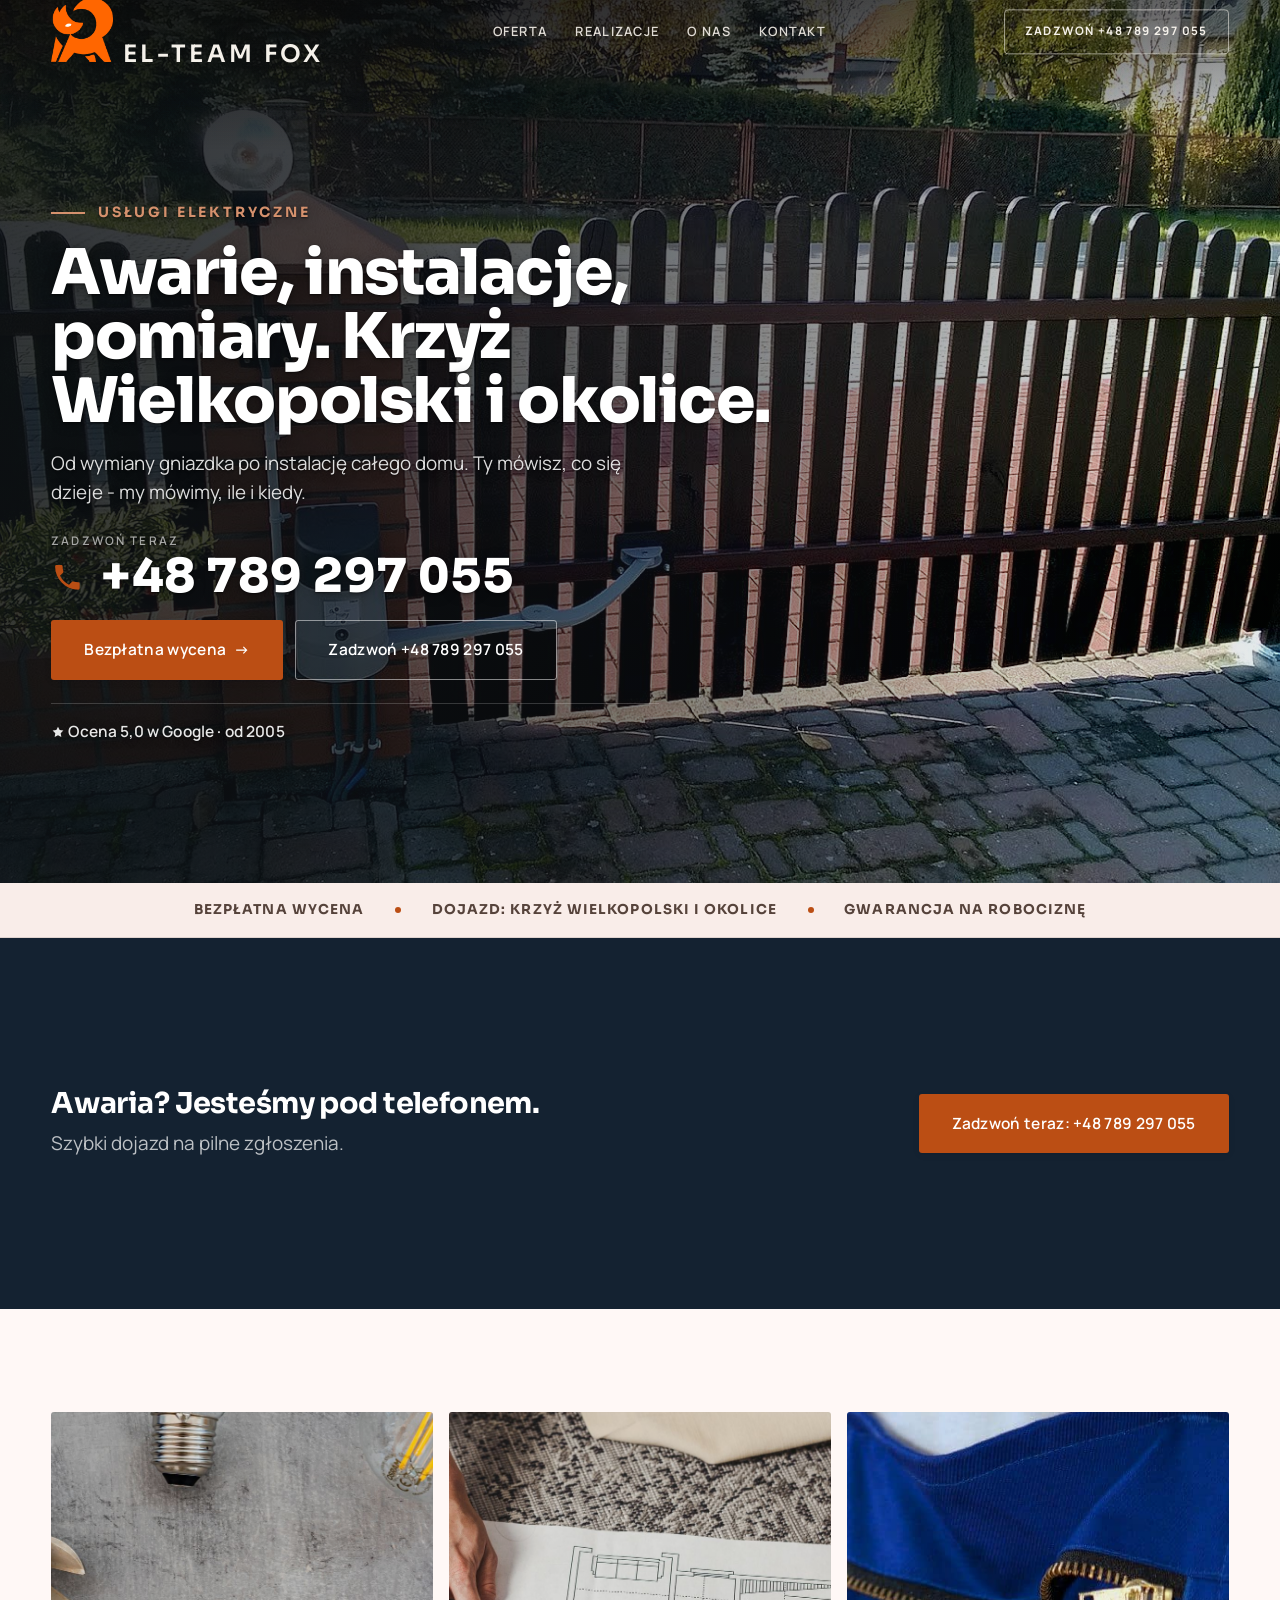
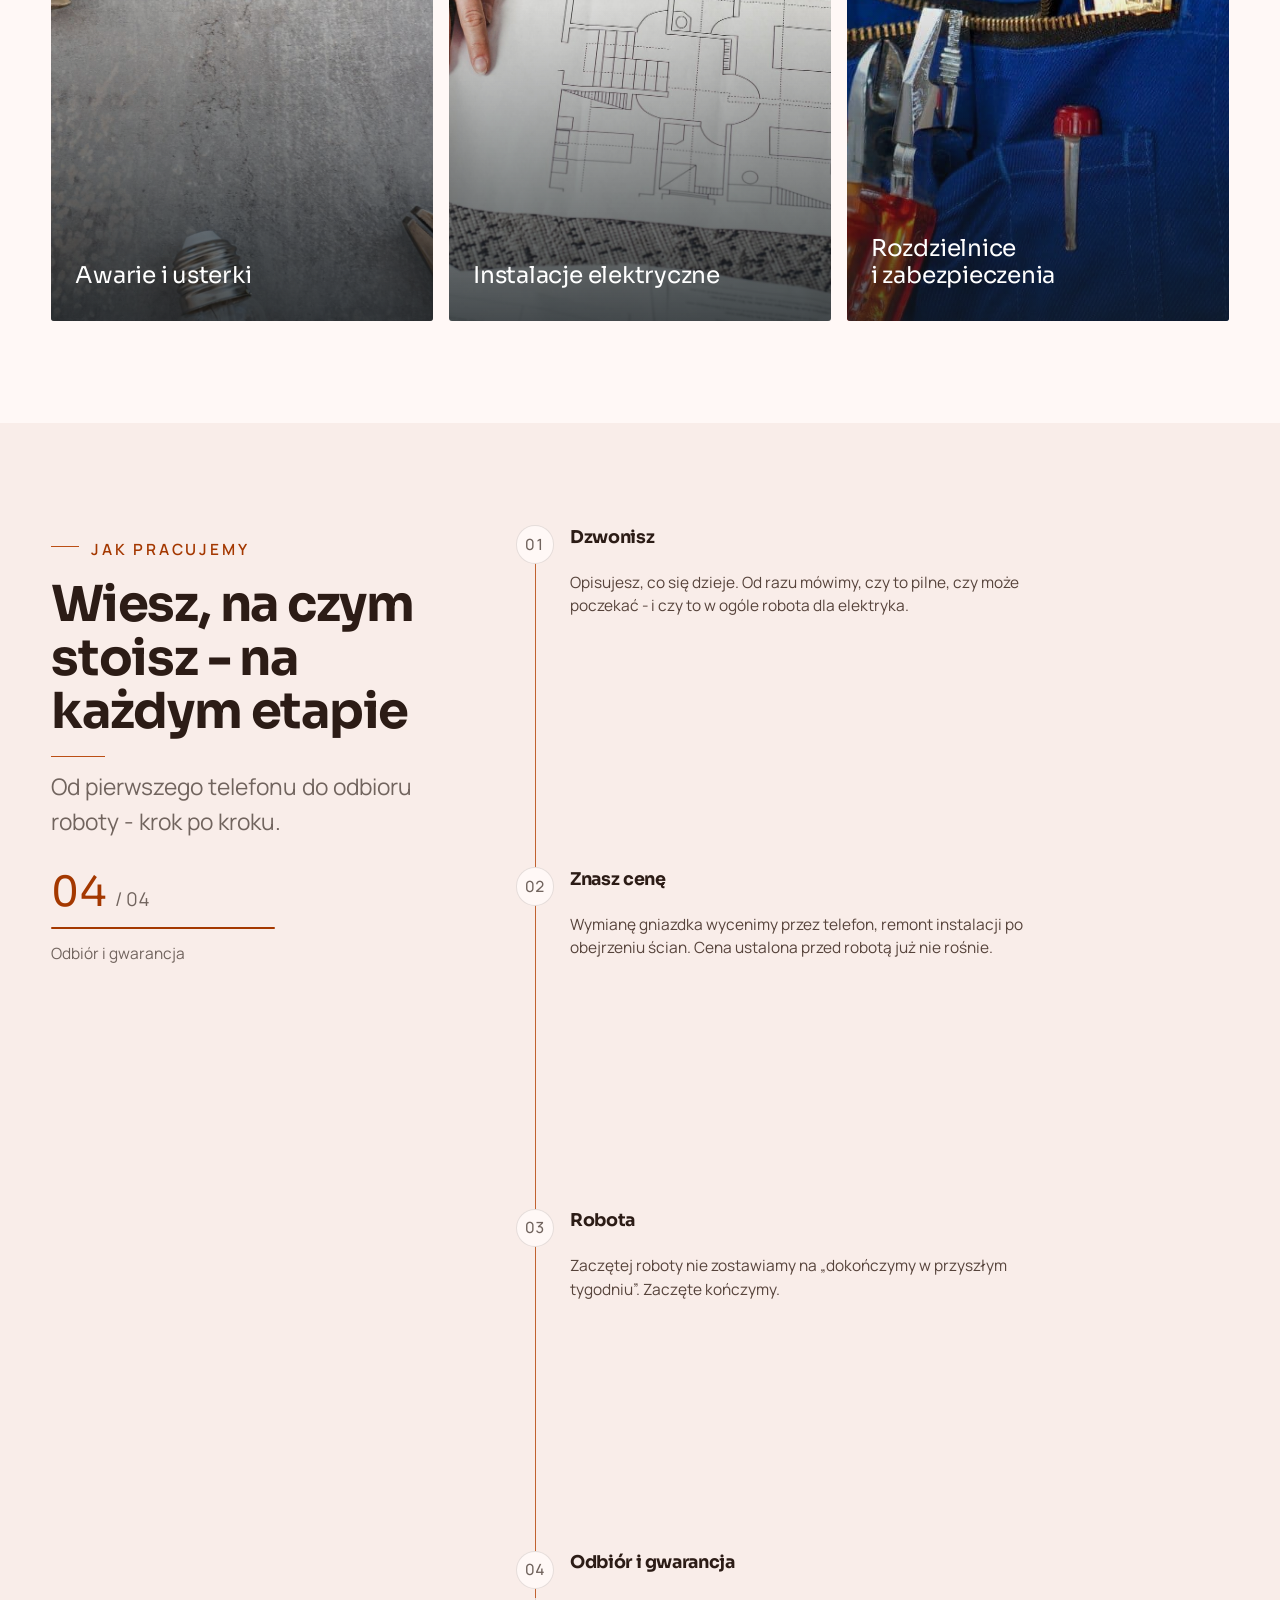
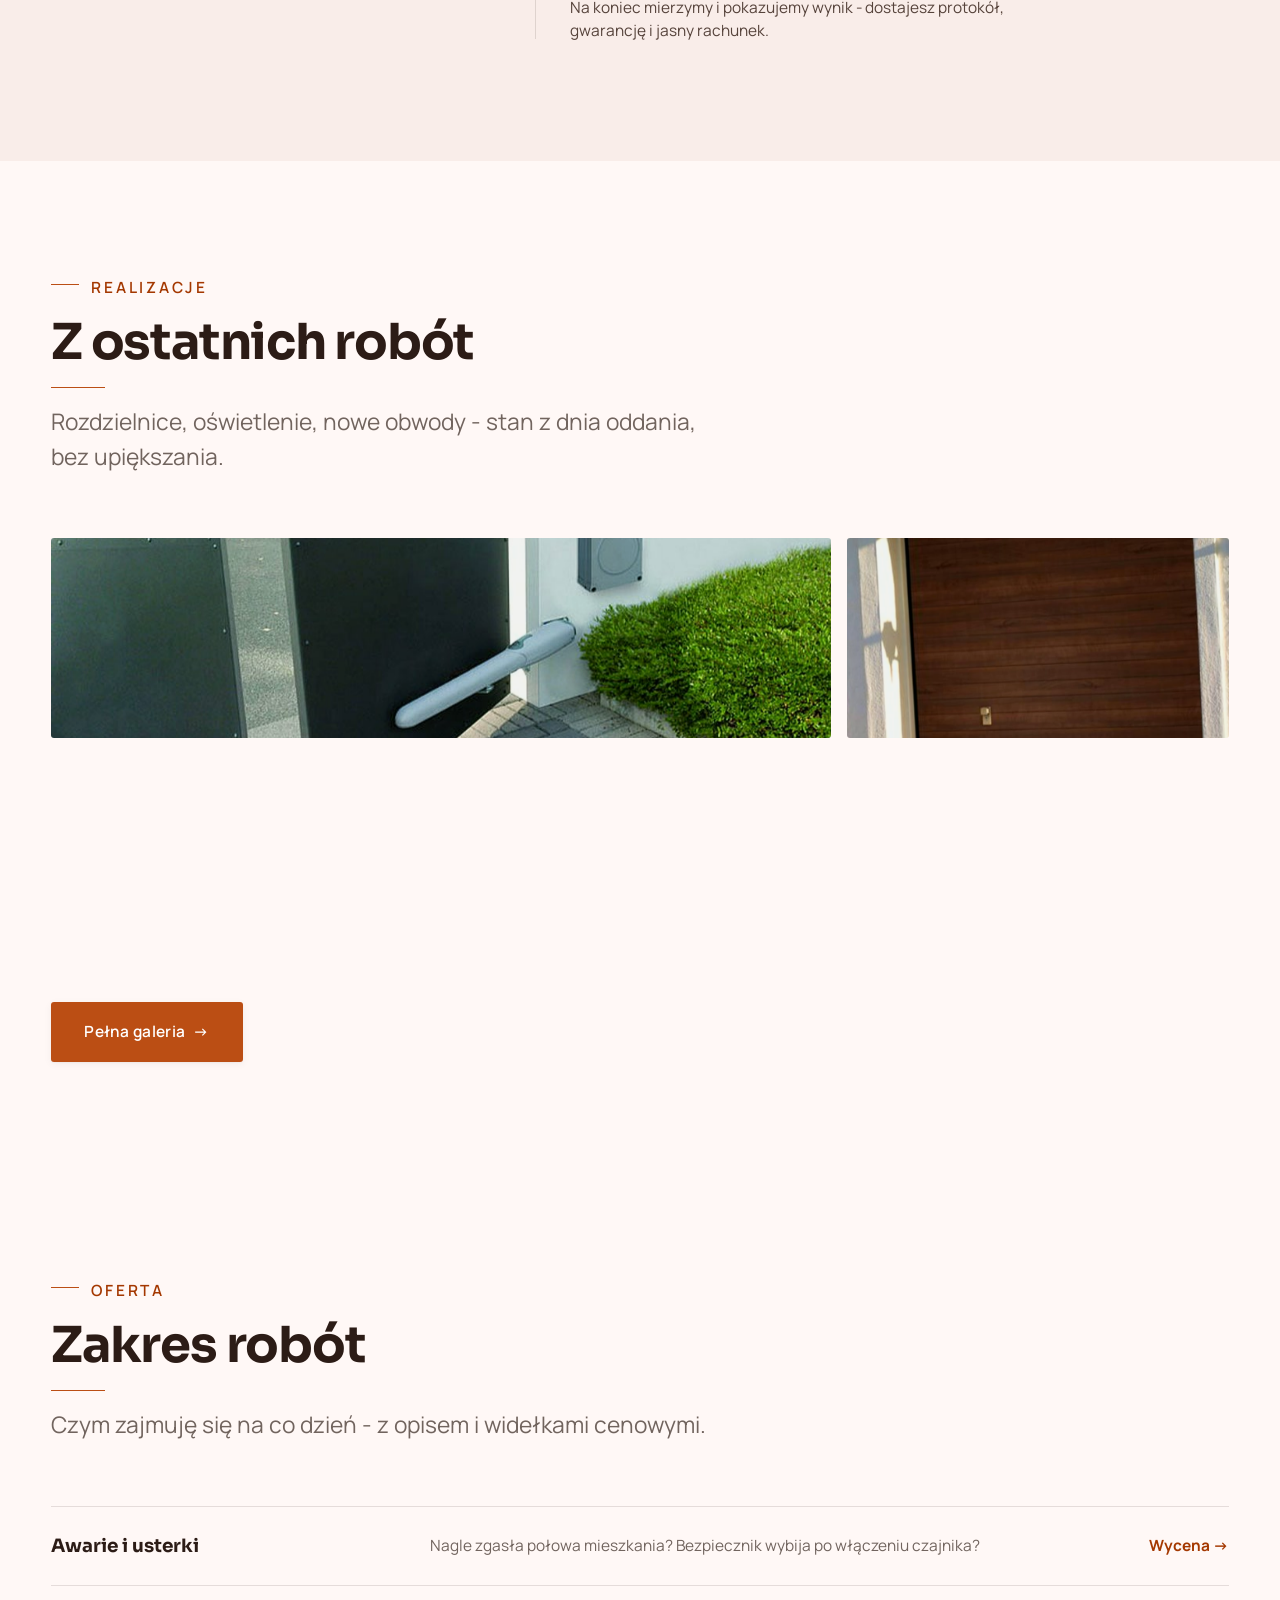
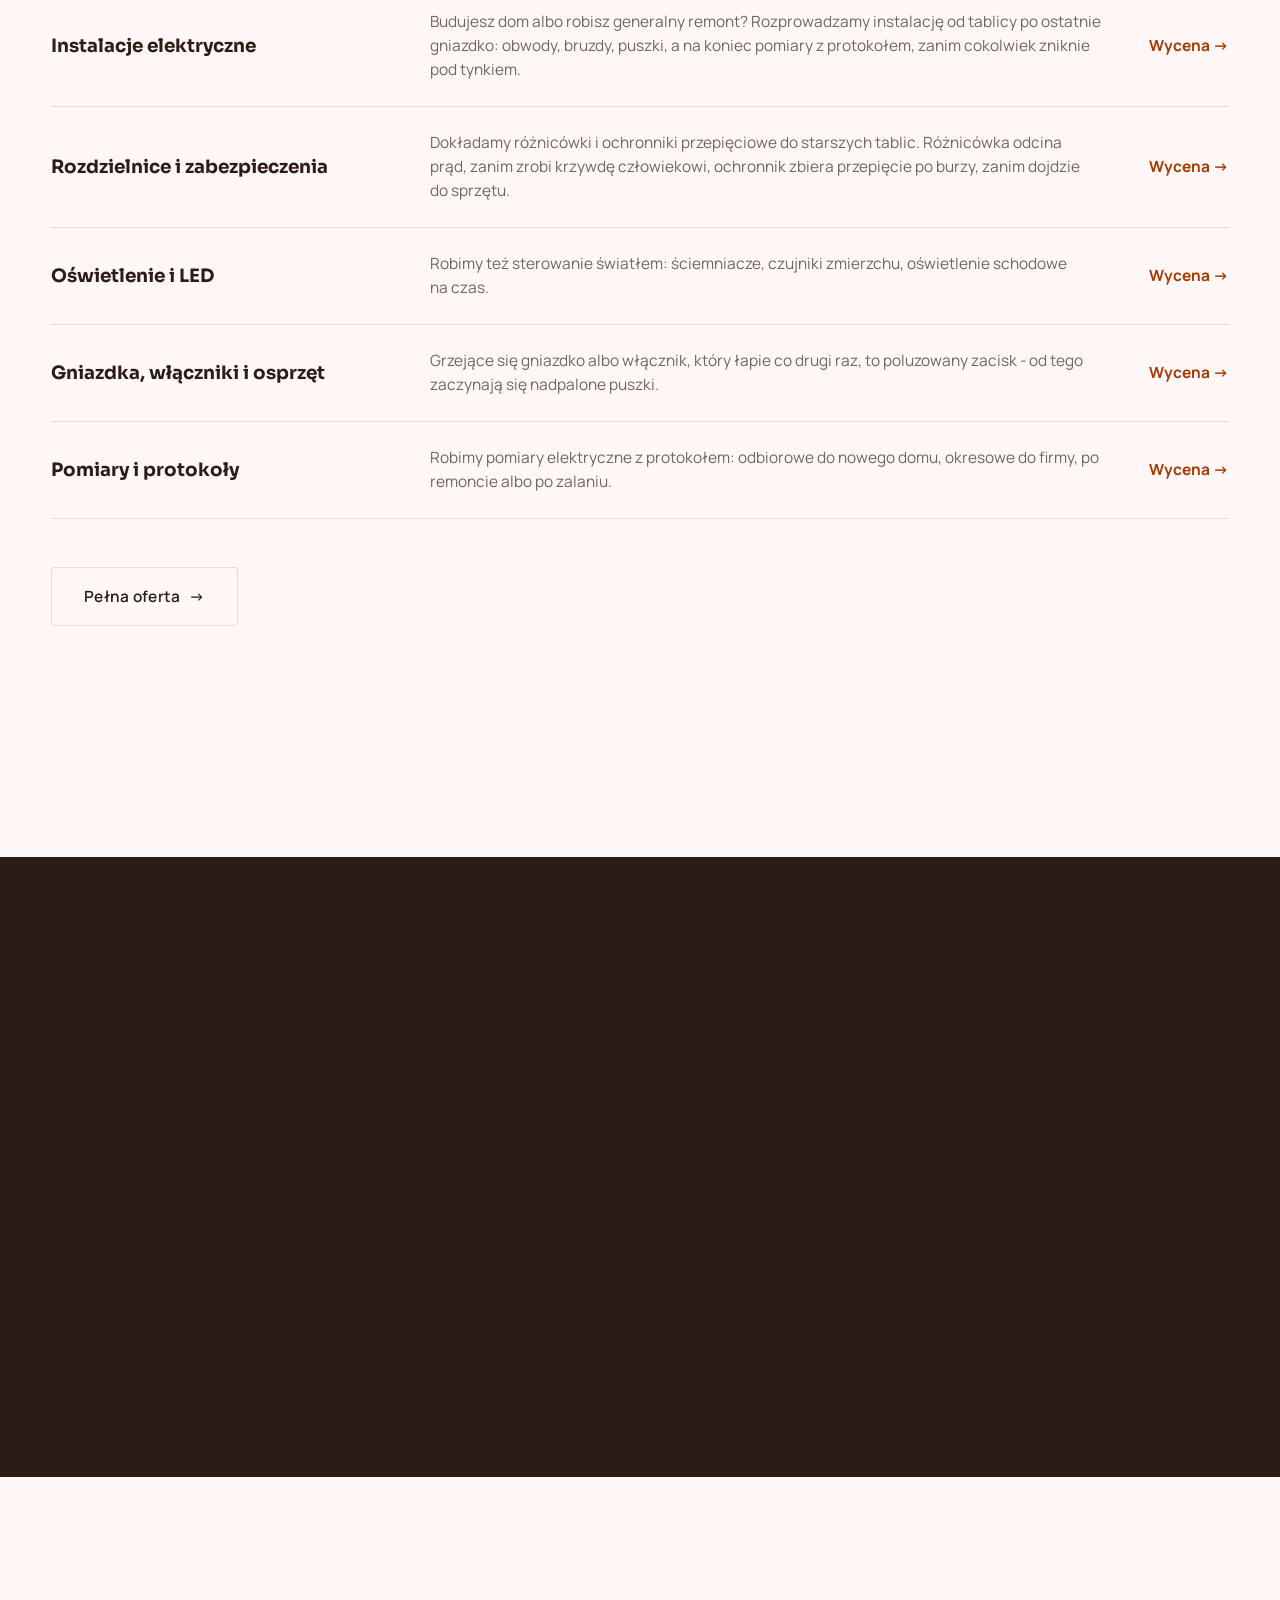
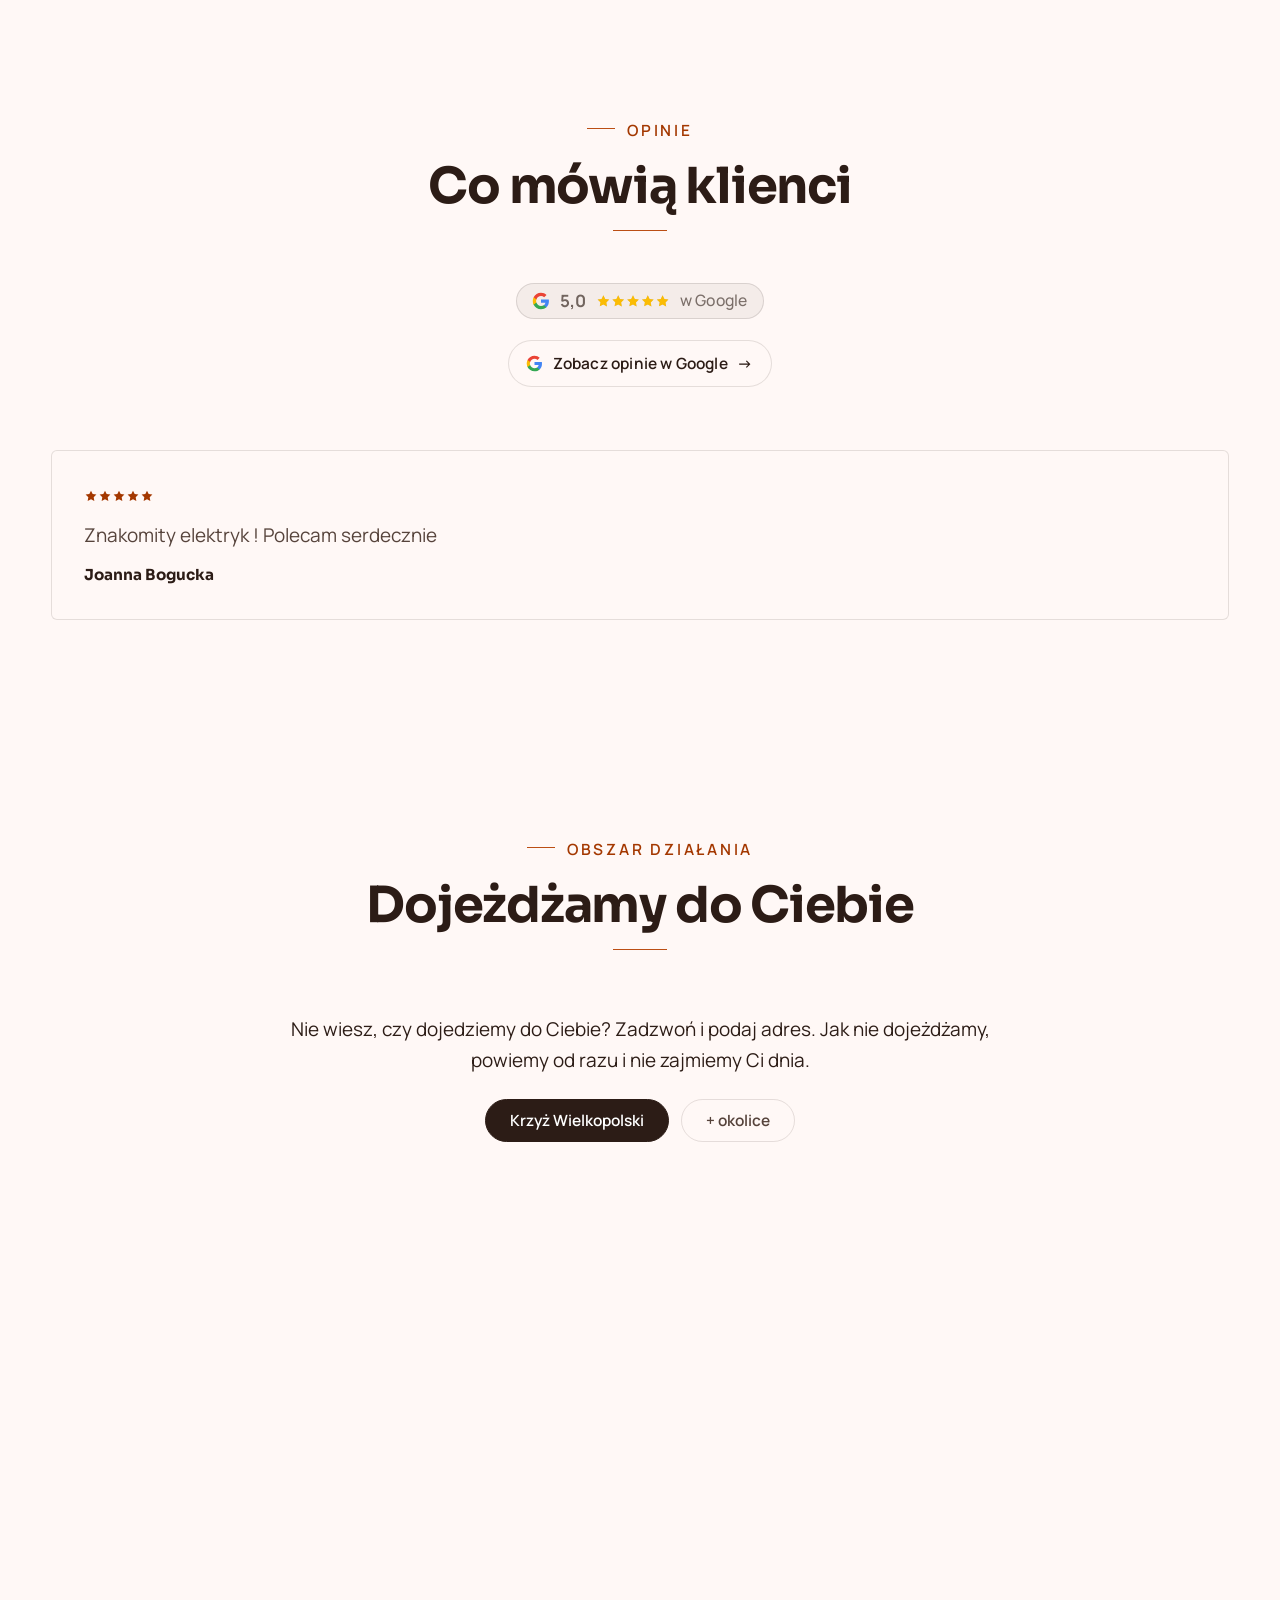
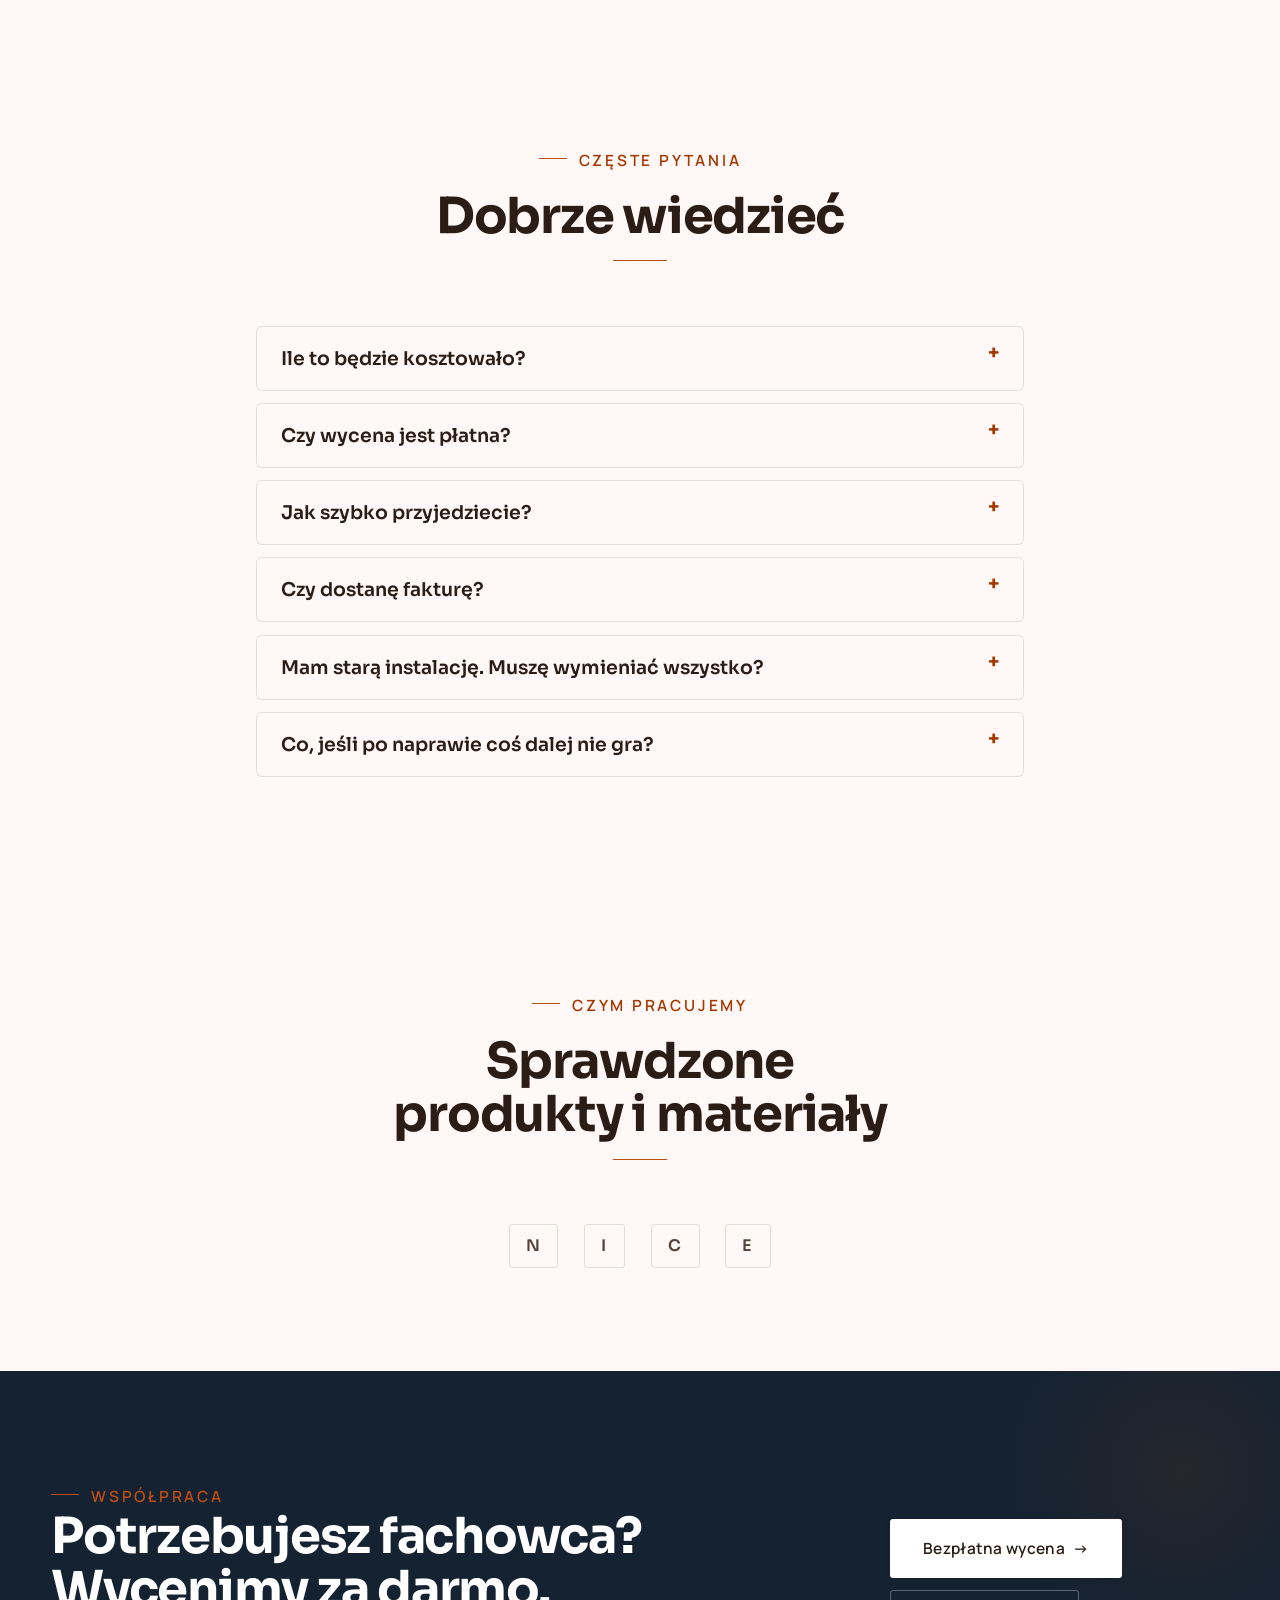
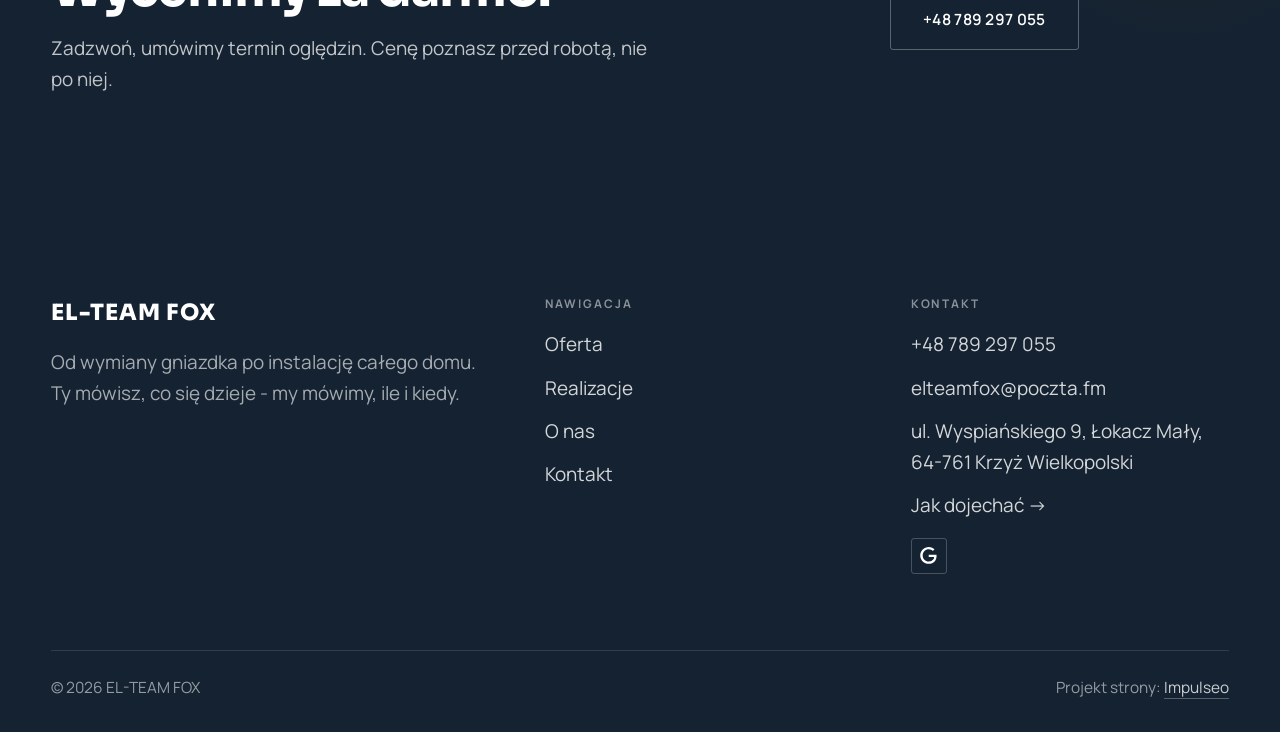
<file: index.html>
<!DOCTYPE html>
<html lang="pl">
<head>
<meta charset="UTF-8">
<meta name="viewport" content="width=device-width, initial-scale=1.0">
<title>EL-TEAM FOX - elektryk z dojazdem</title>
<meta name="description" content="Elektryk w Krzyżu Wielkopolskim z dojazdem. Awarie, instalacje, rozdzielnice, oświetlenie, pomiary z protokołem. Cenę znasz przed robotą. Zadzwoń: +48 789 297 055.">
<link rel="canonical" href="https://kris20032.github.io/el-team-fox-uslugi-elektryczne/">
<meta name="robots" content="noindex, nofollow">
<meta property="og:type" content="website">
<meta property="og:locale" content="pl_PL">
<meta property="og:site_name" content="EL-TEAM FOX">
<meta property="og:title" content="EL-TEAM FOX - elektryk z dojazdem">
<meta property="og:description" content="Elektryk w Krzyżu Wielkopolskim z dojazdem. Awarie, instalacje, rozdzielnice, oświetlenie, pomiary z protokołem. Cenę znasz przed robotą. Zadzwoń: +48 789 297 055.">
<meta property="og:url" content="https://kris20032.github.io/el-team-fox-uslugi-elektryczne/">
<meta property="og:image" content="https://kris20032.github.io/el-team-fox-uslugi-elektryczne/img/og.jpg">
<meta property="og:image:width" content="1200">
<meta property="og:image:height" content="630">
<meta name="twitter:card" content="summary_large_image">
<script type="application/ld+json">{"@context": "https://schema.org", "@type": "Electrician", "name": "EL-TEAM FOX", "url": "https://kris20032.github.io/el-team-fox-uslugi-elektryczne/", "telephone": "+48789297055", "image": "https://kris20032.github.io/el-team-fox-uslugi-elektryczne/img/og.jpg", "areaServed": "Krzyż Wielkopolski", "sameAs": ["https://www.google.com/maps?cid=811664098242424324"]}</script>
<link rel="preconnect" href="https://fonts.googleapis.com">
<link rel="preconnect" href="https://fonts.gstatic.com" crossorigin>
<link href="https://fonts.googleapis.com/css2?family=Sora:wght@600;700;800&family=Manrope:wght@400;500;600&display=swap" rel="stylesheet">
<link rel="stylesheet" href="assets/styles.css?v=84da3896">
<meta name="nb-deploy" content="a09c7702eb23">
</head>
<body>

<header class="nav">
  <div class="wrap nav-inner">
    <a class="brand brand-has-logo" href="index.html"><img class="brand-logo" src="img/logo.png" alt="EL-TEAM FOX" width="219" height="226" decoding="async"><span class="name">EL-TEAM FOX</span></a>
    <nav class="nav-links">
      <a href="oferta.html">Oferta</a>
      <a href="realizacje.html">Realizacje</a>
      <a href="o-nas.html">O nas</a>
      <a href="kontakt.html">Kontakt</a>
      <a href="tel:+48789297055" class="btn btn-accent">Zadzwoń +48 789 297 055</a>
    </nav>
    <button class="nav-toggle" aria-label="Menu"><span></span><span></span><span></span></button>
  </div>
</header>

<main>
<section class="hero-fach">
  <img class="hf-photo" src="img/hero.jpg" fetchpriority="high" data-rotate="img/g4.jpg|img/g14.jpg" alt="EL-TEAM FOX" width="1880" height="1251">
  <div class="hf-panel">
    <div class="hf-inner">
      <span class="hf-kicker">Usługi elektryczne</span>
      <h1 class="hf-title">Awarie, instalacje, pomiary. Krzyż Wielkopolski i okolice. <em></em></h1>
      <p class="hf-lead">Od wymiany gniazdka po instalację całego domu. Ty mówisz, co się dzieje - my mówimy, ile i kiedy.</p>
      <a class="hf-phone" href="tel:+48789297055"><span class="hf-phone-lab">Zadzwoń teraz</span><span class="hf-phone-num"><svg class="ico-tel" width="16" height="16" viewBox="0 0 24 24" fill="none" aria-hidden="true"><path d="M6.6 10.8a15.5 15.5 0 0 0 6.6 6.6l2.2-2.2a1 1 0 0 1 1-.24 11.4 11.4 0 0 0 3.6.58 1 1 0 0 1 1 1V20a1 1 0 0 1-1 1A17 17 0 0 1 3 4a1 1 0 0 1 1-1h3.5a1 1 0 0 1 1 1c0 1.25.2 2.46.58 3.6a1 1 0 0 1-.25 1l-2.23 2.2Z" fill="currentColor"/></svg> +48 789 297 055</span></a>
      <div class="hf-actions">
        <a href="kontakt.html" class="btn btn-accent">Bezpłatna wycena <span class="arr">→</span></a>
        <a href="tel:+48789297055" class="btn btn-ghost hf-ghost">Zadzwoń +48 789 297 055</a>
      </div>
      <div class="hf-trust"><svg class="ico-star" width="14" height="14" viewBox="0 0 24 24" style="vertical-align:-2px" aria-hidden="true"><path d="M12 2.8l2.85 5.8 6.4.93-4.63 4.5 1.1 6.37L12 17.4l-5.72 3 1.1-6.37-4.63-4.5 6.4-.93L12 2.8Z" fill="currentColor"/></svg> Ocena 5,0 w Google · od 2005</div>
    </div>
  </div>
</section>
<section class="fach-promise">
  <div class="wrap">
    <ul class="fp-row reveal"><li>Bezpłatna wycena</li><li>Dojazd: Krzyż Wielkopolski i okolice</li><li>Gwarancja na robociznę</li></ul>
  </div>
</section>
<section class="awaria">
  <div class="wrap">
      <div class="reveal">
        <h3>Awaria? Jesteśmy pod telefonem.</h3>
        <p>Szybki dojazd na pilne zgłoszenia.</p>
      </div>
      <a class="btn btn-accent" href="tel:+48789297055">Zadzwoń teraz: +48 789 297 055</a>
  </div>
</section>
<section class="gateways-band">
  <div class="wrap">
    <div class="gateways">
      <a href="oferta.html" class="gateway reveal"><img src="img/g9.jpg" alt="Awarie i usterki" loading="lazy" width="1880" height="1253" decoding="async"><span class="g-ttl">Awarie i usterki</span></a>
      <a href="oferta.html" class="gateway reveal"><img src="img/g10.jpg" alt="Instalacje elektryczne" loading="lazy" width="1880" height="1253" decoding="async"><span class="g-ttl">Instalacje elektryczne</span></a>
      <a href="oferta.html" class="gateway reveal"><img src="img/g11.jpg" alt="Rozdzielnice i zabezpieczenia" loading="lazy" width="1366" height="768" decoding="async"><span class="g-ttl">Rozdzielnice i zabezpieczenia</span></a>
    </div>
  </div>
</section>
<section class="proces proces-os fachowcy">
  <div class="wrap proc-grid">
    <div class="proc-side">
      <div class="head reveal">
        <span class="eyebrow">Jak pracujemy</span>
        <h2>Wiesz, na czym stoisz - na każdym etapie</h2>
        <p>Od pierwszego telefonu do odbioru roboty - krok po kroku.</p>
      </div>
      <div class="proc-count" aria-hidden="true"><span class="pc-cur">01</span><span class="pc-all">/ 04</span></div>
      <div class="proc-bar" aria-hidden="true"><i></i></div>
      <p class="proc-now" aria-hidden="true">Dzwonisz</p>
    </div>
    <ol class="proces-line">
      <li class="reveal"><span class="pno">01</span><h3>Dzwonisz</h3><p>Opisujesz, co się dzieje. Od razu mówimy, czy to pilne, czy może poczekać - i czy to w ogóle robota dla elektryka.</p></li>
      <li class="reveal"><span class="pno">02</span><h3>Znasz cenę</h3><p>Wymianę gniazdka wycenimy przez telefon, remont instalacji po obejrzeniu ścian. Cena ustalona przed robotą już nie rośnie.</p></li>
      <li class="reveal"><span class="pno">03</span><h3>Robota</h3><p>Zaczętej roboty nie zostawiamy na „dokończymy w przyszłym tygodniu”. Zaczęte kończymy.</p></li>
      <li class="reveal"><span class="pno">04</span><h3>Odbiór i gwarancja</h3><p>Na koniec mierzymy i pokazujemy wynik - dostajesz protokół, gwarancję i jasny rachunek.</p></li>
    </ol>
  </div>
</section>
<section>
  <div class="wrap">
    <div class="head reveal">
      <span class="eyebrow">Realizacje</span>
      <h2>Z ostatnich robót</h2>
      <p>Rozdzielnice, oświetlenie, nowe obwody - stan z dnia oddania, bez upiększania.</p>
    </div>
    <div class="gallery">
      <div class="tile t-two3 reveal"><img src="img/g1.jpg" alt="EL-TEAM FOX" loading="lazy" width="1000" height="722" decoding="async"></div>
      <div class="tile t-third reveal"><img src="img/g2.jpg" alt="EL-TEAM FOX" loading="lazy" width="926" height="904" decoding="async"></div>
      <div class="tile t-third reveal"><img src="img/g3.jpg" alt="EL-TEAM FOX" loading="lazy" width="950" height="1288" decoding="async"></div>
      <div class="tile t-third reveal"><img src="img/g5.jpg" alt="EL-TEAM FOX" loading="lazy" width="976" height="618" decoding="async"></div>
      <div class="tile t-third reveal"><img src="img/g6.jpg" alt="EL-TEAM FOX" loading="lazy" width="1137" height="821" decoding="async"></div>
    </div>
    <div style="margin-top:var(--space-7)" class="reveal"><a href="realizacje.html" class="btn btn-accent">Pełna galeria <span class="arr">→</span></a></div>
  </div>
</section>
<section class="fach-uslugi">
  <div class="wrap">
    <div class="head reveal">
      <span class="eyebrow">Oferta</span>
      <h2>Zakres robót</h2>
      <p>Czym zajmuję się na co dzień - z opisem i widełkami cenowymi.</p>
    </div>
    <ul class="fu-list">
      <li class="fu-row reveal"><div class="fu-name">Awarie i usterki</div><div class="fu-desc">Nagle zgasła połowa mieszkania? Bezpiecznik wybija po włączeniu czajnika?</div><a class="fu-cta" href="kontakt.html">Wycena <span class="arr">→</span></a></li>
      <li class="fu-row reveal"><div class="fu-name">Instalacje elektryczne</div><div class="fu-desc">Budujesz dom albo robisz generalny remont? Rozprowadzamy instalację od tablicy po ostatnie gniazdko: obwody, bruzdy, puszki, a na koniec pomiary z protokołem, zanim cokolwiek zniknie pod tynkiem.</div><a class="fu-cta" href="kontakt.html">Wycena <span class="arr">→</span></a></li>
      <li class="fu-row reveal"><div class="fu-name">Rozdzielnice i zabezpieczenia</div><div class="fu-desc">Dokładamy różnicówki i ochronniki przepięciowe do starszych tablic. Różnicówka odcina prąd, zanim zrobi krzywdę człowiekowi, ochronnik zbiera przepięcie po burzy, zanim dojdzie do sprzętu.</div><a class="fu-cta" href="kontakt.html">Wycena <span class="arr">→</span></a></li>
      <li class="fu-row reveal"><div class="fu-name">Oświetlenie i LED</div><div class="fu-desc">Robimy też sterowanie światłem: ściemniacze, czujniki zmierzchu, oświetlenie schodowe na czas.</div><a class="fu-cta" href="kontakt.html">Wycena <span class="arr">→</span></a></li>
      <li class="fu-row reveal"><div class="fu-name">Gniazdka, włączniki i osprzęt</div><div class="fu-desc">Grzejące się gniazdko albo włącznik, który łapie co drugi raz, to poluzowany zacisk - od tego zaczynają się nadpalone puszki.</div><a class="fu-cta" href="kontakt.html">Wycena <span class="arr">→</span></a></li>
      <li class="fu-row reveal"><div class="fu-name">Pomiary i protokoły</div><div class="fu-desc">Robimy pomiary elektryczne z protokołem: odbiorowe do nowego domu, okresowe do firmy, po remoncie albo po zalaniu.</div><a class="fu-cta" href="kontakt.html">Wycena <span class="arr">→</span></a></li>
    </ul>
    <div style="margin-top:var(--space-7)" class="reveal"><a href="oferta.html" class="btn btn-ghost">Pełna oferta <span class="arr">→</span></a></div>
  </div>
</section>
<section class="stopklatka" aria-hidden="true">
  <div class="stk-bg" style="background-image:url(img/g12.jpg)"></div>
</section>
<section class="opinie">
  <div class="wrap">
    <div class="head center reveal">
      <span class="eyebrow">Opinie</span>
      <h2>Co mówią klienci</h2>
    </div>
    <p class="op-meta reveal"><span class="g-badge"><svg class="gb-ico" viewBox="0 0 24 24" width="18" height="18" aria-hidden="true"><path fill="#4285F4" d="M22.56 12.25c0-.78-.07-1.53-.2-2.25H12v4.26h5.92c-.26 1.37-1.04 2.53-2.21 3.31v2.77h3.57c2.08-1.92 3.28-4.74 3.28-8.09z"/><path fill="#34A853" d="M12 23c2.97 0 5.46-.98 7.28-2.66l-3.57-2.77c-.98.66-2.23 1.06-3.71 1.06-2.86 0-5.29-1.93-6.16-4.53H2.18v2.84C3.99 20.53 7.7 23 12 23z"/><path fill="#FBBC05" d="M5.84 14.09c-.22-.66-.35-1.36-.35-2.09s.13-1.43.35-2.09V7.07H2.18C1.43 8.55 1 10.22 1 12s.43 3.45 1.18 4.93l2.85-2.22.81-.62z"/><path fill="#EA4335" d="M12 5.38c1.62 0 3.06.56 4.21 1.64l3.15-3.15C17.45 2.09 14.97 1 12 1 7.7 1 3.99 3.47 2.18 7.07l3.66 2.84c.87-2.6 3.3-4.53 6.16-4.53z"/></svg><b class="gb-ocena">5,0</b><svg class="gb-stars" viewBox="0 0 90 18" width="74" height="14.8" aria-hidden="true"><g fill="currentColor" opacity=".26"><path transform="translate(0,0)" d="M9 1.6l2.2 4.46 4.92.72-3.56 3.47.84 4.9L9 12.74l-4.4 2.31.84-4.9L1.88 6.68l4.92-.72L9 1.6Z"/><path transform="translate(18,0)" d="M9 1.6l2.2 4.46 4.92.72-3.56 3.47.84 4.9L9 12.74l-4.4 2.31.84-4.9L1.88 6.68l4.92-.72L9 1.6Z"/><path transform="translate(36,0)" d="M9 1.6l2.2 4.46 4.92.72-3.56 3.47.84 4.9L9 12.74l-4.4 2.31.84-4.9L1.88 6.68l4.92-.72L9 1.6Z"/><path transform="translate(54,0)" d="M9 1.6l2.2 4.46 4.92.72-3.56 3.47.84 4.9L9 12.74l-4.4 2.31.84-4.9L1.88 6.68l4.92-.72L9 1.6Z"/><path transform="translate(72,0)" d="M9 1.6l2.2 4.46 4.92.72-3.56 3.47.84 4.9L9 12.74l-4.4 2.31.84-4.9L1.88 6.68l4.92-.72L9 1.6Z"/></g><clipPath id="gs1000"><rect x="0" y="0" width="90.0" height="18"/></clipPath><g fill="#FBBC04" clip-path="url(#gs1000)"><path transform="translate(0,0)" d="M9 1.6l2.2 4.46 4.92.72-3.56 3.47.84 4.9L9 12.74l-4.4 2.31.84-4.9L1.88 6.68l4.92-.72L9 1.6Z"/><path transform="translate(18,0)" d="M9 1.6l2.2 4.46 4.92.72-3.56 3.47.84 4.9L9 12.74l-4.4 2.31.84-4.9L1.88 6.68l4.92-.72L9 1.6Z"/><path transform="translate(36,0)" d="M9 1.6l2.2 4.46 4.92.72-3.56 3.47.84 4.9L9 12.74l-4.4 2.31.84-4.9L1.88 6.68l4.92-.72L9 1.6Z"/><path transform="translate(54,0)" d="M9 1.6l2.2 4.46 4.92.72-3.56 3.47.84 4.9L9 12.74l-4.4 2.31.84-4.9L1.88 6.68l4.92-.72L9 1.6Z"/><path transform="translate(72,0)" d="M9 1.6l2.2 4.46 4.92.72-3.56 3.47.84 4.9L9 12.74l-4.4 2.31.84-4.9L1.88 6.68l4.92-.72L9 1.6Z"/></g></svg><span class="gb-txt">w Google</span></span></p>
    <p class="op-meta reveal"><a class="op-google" href="https://www.google.com/maps?cid=811664098242424324" target="_blank" rel="noopener"><svg class="op-g-ico" viewBox="0 0 24 24" width="17" height="17" aria-hidden="true"><path fill="#4285F4" d="M22.56 12.25c0-.78-.07-1.53-.2-2.25H12v4.26h5.92c-.26 1.37-1.04 2.53-2.21 3.31v2.77h3.57c2.08-1.92 3.28-4.74 3.28-8.09z"/><path fill="#34A853" d="M12 23c2.97 0 5.46-.98 7.28-2.66l-3.57-2.77c-.98.66-2.23 1.06-3.71 1.06-2.86 0-5.29-1.93-6.16-4.53H2.18v2.84C3.99 20.53 7.7 23 12 23z"/><path fill="#FBBC05" d="M5.84 14.09c-.22-.66-.35-1.36-.35-2.09s.13-1.43.35-2.09V7.07H2.18C1.43 8.55 1 10.22 1 12s.43 3.45 1.18 4.93l2.85-2.22.81-.62z"/><path fill="#EA4335" d="M12 5.38c1.62 0 3.06.56 4.21 1.64l3.15-3.15C17.45 2.09 14.97 1 12 1 7.7 1 3.99 3.47 2.18 7.07l3.66 2.84c.87-2.6 3.3-4.53 6.16-4.53z"/></svg><span>Zobacz opinie w Google</span><span class="arr">→</span></a></p>
    <div class="opinie-grid">
      <figure class="op-card reveal"><span class="op-star"><svg class="ico-star" width="14" height="14" viewBox="0 0 24 24" style="vertical-align:-2px" aria-hidden="true"><path d="M12 2.8l2.85 5.8 6.4.93-4.63 4.5 1.1 6.37L12 17.4l-5.72 3 1.1-6.37-4.63-4.5 6.4-.93L12 2.8Z" fill="currentColor"/></svg><svg class="ico-star" width="14" height="14" viewBox="0 0 24 24" style="vertical-align:-2px" aria-hidden="true"><path d="M12 2.8l2.85 5.8 6.4.93-4.63 4.5 1.1 6.37L12 17.4l-5.72 3 1.1-6.37-4.63-4.5 6.4-.93L12 2.8Z" fill="currentColor"/></svg><svg class="ico-star" width="14" height="14" viewBox="0 0 24 24" style="vertical-align:-2px" aria-hidden="true"><path d="M12 2.8l2.85 5.8 6.4.93-4.63 4.5 1.1 6.37L12 17.4l-5.72 3 1.1-6.37-4.63-4.5 6.4-.93L12 2.8Z" fill="currentColor"/></svg><svg class="ico-star" width="14" height="14" viewBox="0 0 24 24" style="vertical-align:-2px" aria-hidden="true"><path d="M12 2.8l2.85 5.8 6.4.93-4.63 4.5 1.1 6.37L12 17.4l-5.72 3 1.1-6.37-4.63-4.5 6.4-.93L12 2.8Z" fill="currentColor"/></svg><svg class="ico-star" width="14" height="14" viewBox="0 0 24 24" style="vertical-align:-2px" aria-hidden="true"><path d="M12 2.8l2.85 5.8 6.4.93-4.63 4.5 1.1 6.37L12 17.4l-5.72 3 1.1-6.37-4.63-4.5 6.4-.93L12 2.8Z" fill="currentColor"/></svg></span><blockquote>Znakomity elektryk ! Polecam serdecznie</blockquote><span class="op-autor">Joanna Bogucka</span></figure>
    </div>
  </div>
</section>
<section class="obszar">
  <div class="wrap">
    <div class="head center reveal">
      <span class="eyebrow">Obszar działania</span>
      <h2>Dojeżdżamy do Ciebie</h2>
    </div>
    <p class="obszar-txt reveal" style="text-align:center;max-width:60ch;margin:0 auto 1.4rem">Nie wiesz, czy dojedziemy do Ciebie? Zadzwoń i podaj adres. Jak nie dojeżdżamy, powiemy od razu i nie zajmiemy Ci dnia.</p>
    <ul class="obszar-list reveal"><li class="is-home">Krzyż Wielkopolski</li><li>+ okolice</li></ul>
    <div class="obszar-mapa reveal" style="margin-top:var(--space-7)">
      <iframe title="Obszar działania - Krzyż Wielkopolski i okolice" src="https://maps.google.com/maps?q=EL-TEAM%20FOX%20Krzy%C5%BC%20Wielkopolski&amp;z=11&amp;output=embed" loading="lazy" referrerpolicy="no-referrer-when-downgrade" style="width:100%;height:clamp(280px,38vh,420px);border:0;display:block;border-radius:var(--r-md)"></iframe>
    </div>
  </div>
</section>
<section class="faq-klinika">
  <div class="wrap">
    <div class="head center reveal">
      <span class="eyebrow">Częste pytania</span>
      <h2>Dobrze wiedzieć</h2>
    </div>
    <div class="faq-list">
      <details class="faq-item reveal"><summary>Ile to będzie kosztowało?</summary><p>Zależy, co się dzieje - dlatego wypytujemy przez telefon i od razu podajemy widełki. Ostateczną cenę ustalamy przy oględzinach, zanim zaczniemy.</p></details>
      <details class="faq-item reveal"><summary>Czy wycena jest płatna?</summary><p>Nie. Przyjazd i wycena w Krzyżu Wielkopolskim i najbliższej okolicy są bezpłatne - płacisz dopiero za umówioną robotę.</p></details>
      <details class="faq-item reveal"><summary>Jak szybko przyjedziecie?</summary><p>Brak prądu w całym domu to pilny wyjazd - przestawiamy grafik. Dołożenie gniazdka spokojnie poczeka na umówiony termin.</p></details>
      <details class="faq-item reveal"><summary>Czy dostanę fakturę?</summary><p>Tak - VAT albo paragon, jak wolisz. Z firmami i wspólnotami rozliczamy się przelewem.</p></details>
      <details class="faq-item reveal"><summary>Mam starą instalację. Muszę wymieniać wszystko?</summary><p>Niekoniecznie. Najpierw pomiary - one pokazują, co naprawdę jest groźne, a co jeszcze posłuży. Czasem wystarczy nowa tablica i osobny obwód do kuchni, a reszta może poczekać do remontu.</p></details>
      <details class="faq-item reveal"><summary>Co, jeśli po naprawie coś dalej nie gra?</summary><p>Wracamy i mierzymy jeszcze raz. Nasza wina - poprawiamy za darmo; wyszło coś nowego - mówimy wprost, co i za ile.</p></details>
    </div>
  </div>
</section>
<section class="auto-marki">
  <div class="wrap">
    <div class="head center reveal">
      <span class="eyebrow">Czym pracujemy</span>
      <h2>Sprawdzone produkty i materiały</h2>
    </div>
    <ul class="marki-list reveal"><li>N</li><li>I</li><li>C</li><li>E</li></ul>
  </div>
</section>
<section class="cta">
  <div class="wrap">
    <div class="reveal">
      <span class="eyebrow">Współpraca</span>
      <h2>Potrzebujesz fachowca? Wycenimy za darmo.</h2>
      <p>Zadzwoń, umówimy termin oględzin. Cenę poznasz przed robotą, nie po niej.</p>
    </div>
    <div class="cta-actions reveal">
      <a href="kontakt.html" class="btn btn-light">Bezpłatna wycena <span class="arr">→</span></a>
      <a href="tel:+48789297055" class="btn btn-ghost btn-ghost-cta">+48 789 297 055</a>
    </div>
  </div>
</section>
</main>

<footer>
  <div class="wrap">
    <div class="foot-grid">
      <div class="foot-brand">
        <div class="name">EL-TEAM FOX</div>
        <p>Od wymiany gniazdka po instalację całego domu. Ty mówisz, co się dzieje - my mówimy, ile i kiedy.</p>
      </div>
      <div class="foot-col">
        <h4>Nawigacja</h4>
        <a href="oferta.html">Oferta</a>
        <a href="realizacje.html">Realizacje</a>
        <a href="o-nas.html">O nas</a>
        <a href="kontakt.html">Kontakt</a>
      </div>
      <div class="foot-col">
        <h4>Kontakt</h4>
        <a href="tel:+48789297055">+48 789 297 055</a>
        <a href="mailto:elteamfox@poczta.fm">elteamfox@poczta.fm</a>
        <p>ul. Wyspiańskiego 9, Łokacz Mały, 64-761 Krzyż Wielkopolski</p>
        <a href="https://www.google.com/maps?cid=811664098242424324" target="_blank" rel="noopener">Jak dojechać →</a>
      <div class="foot-soc">
        <a class="soc" href="https://www.google.com/maps?cid=811664098242424324" target="_blank" rel="noopener" aria-label="Google - EL-TEAM FOX"><svg viewBox="0 0 24 24" aria-hidden="true" focusable="false"><path d="M12.48 10.92v3.28h7.84c-.24 1.84-.853 3.187-1.787 4.133-1.147 1.147-2.933 2.4-6.053 2.4-4.827 0-8.6-3.893-8.6-8.72s3.773-8.72 8.6-8.72c2.6 0 4.507 1.027 5.907 2.347l2.307-2.307C18.747 1.44 16.133 0 12.48 0 5.867 0 .307 5.387.307 12s5.56 12 12.173 12c3.573 0 6.267-1.173 8.373-3.36 2.16-2.16 2.84-5.213 2.84-7.667 0-.76-.053-1.467-.173-2.053H12.48z" fill="currentColor"/></svg></a>
      </div>
      </div>
    </div>
    <div class="foot-bot">
      <span>© 2026 EL-TEAM FOX</span>
      <span>Projekt strony: <a class="foot-credit" href="https://impulseo.pl" target="_blank" rel="noopener">Impulseo</a></span>
    </div>
  </div>
</footer>
<div class="sticky-call"><a class="sc-call" href="tel:+48789297055"><svg class="ico-tel" width="16" height="16" viewBox="0 0 24 24" fill="none" aria-hidden="true"><path d="M6.6 10.8a15.5 15.5 0 0 0 6.6 6.6l2.2-2.2a1 1 0 0 1 1-.24 11.4 11.4 0 0 0 3.6.58 1 1 0 0 1 1 1V20a1 1 0 0 1-1 1A17 17 0 0 1 3 4a1 1 0 0 1 1-1h3.5a1 1 0 0 1 1 1c0 1.25.2 2.46.58 3.6a1 1 0 0 1-.25 1l-2.23 2.2Z" fill="currentColor"/></svg> Zadzwoń</a><a class="sc-quote" href="kontakt.html">Bezpłatna wycena</a></div>
<div class="demo-wazne" data-do="2026-08-30" data-cykl="3" hidden><svg class="dw-ico" width="13" height="13" viewBox="0 0 24 24" fill="none" aria-hidden="true"><circle cx="12" cy="12" r="8.6" stroke="currentColor" stroke-width="1.8"/><path d="M12 7.2V12l3.3 2" stroke="currentColor" stroke-width="1.8" stroke-linecap="round"/></svg><span class="dw-txt"></span></div>

<script src="assets/main.js"></script>
</body>
</html>
</file>
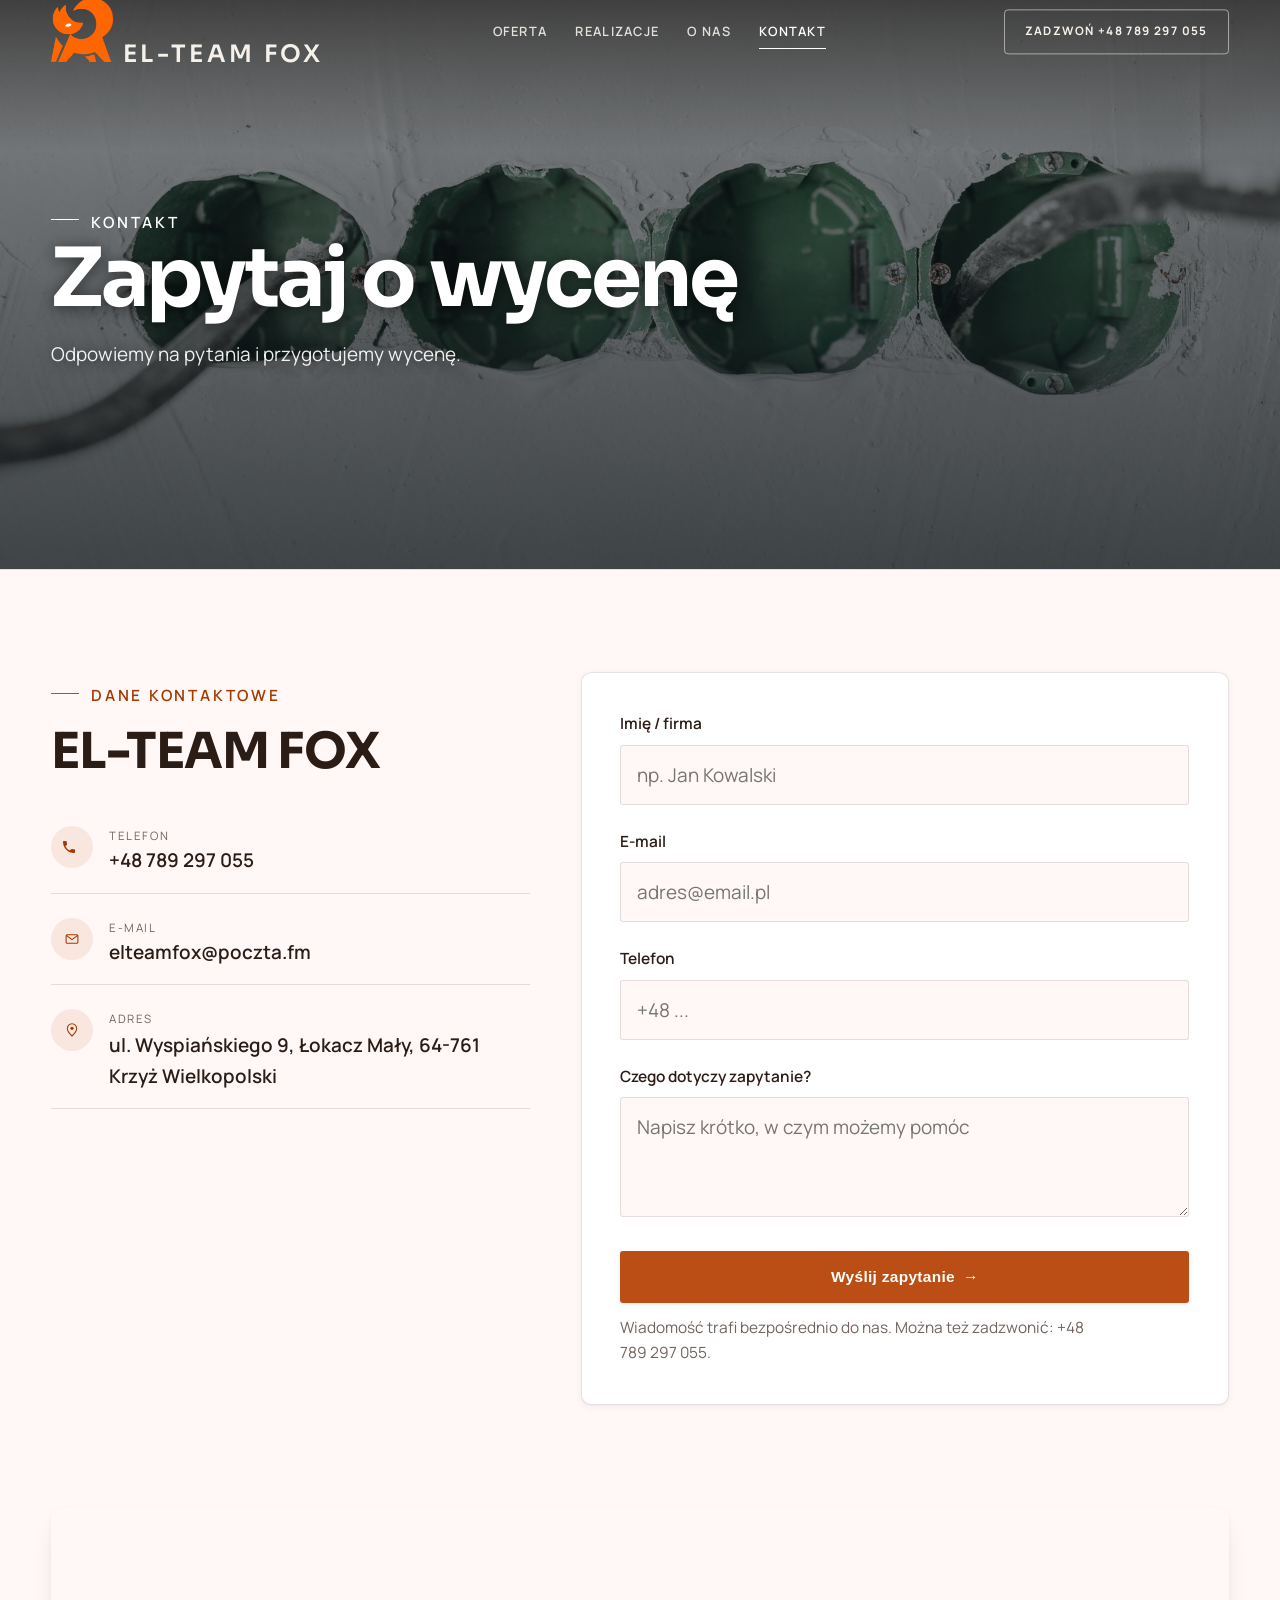
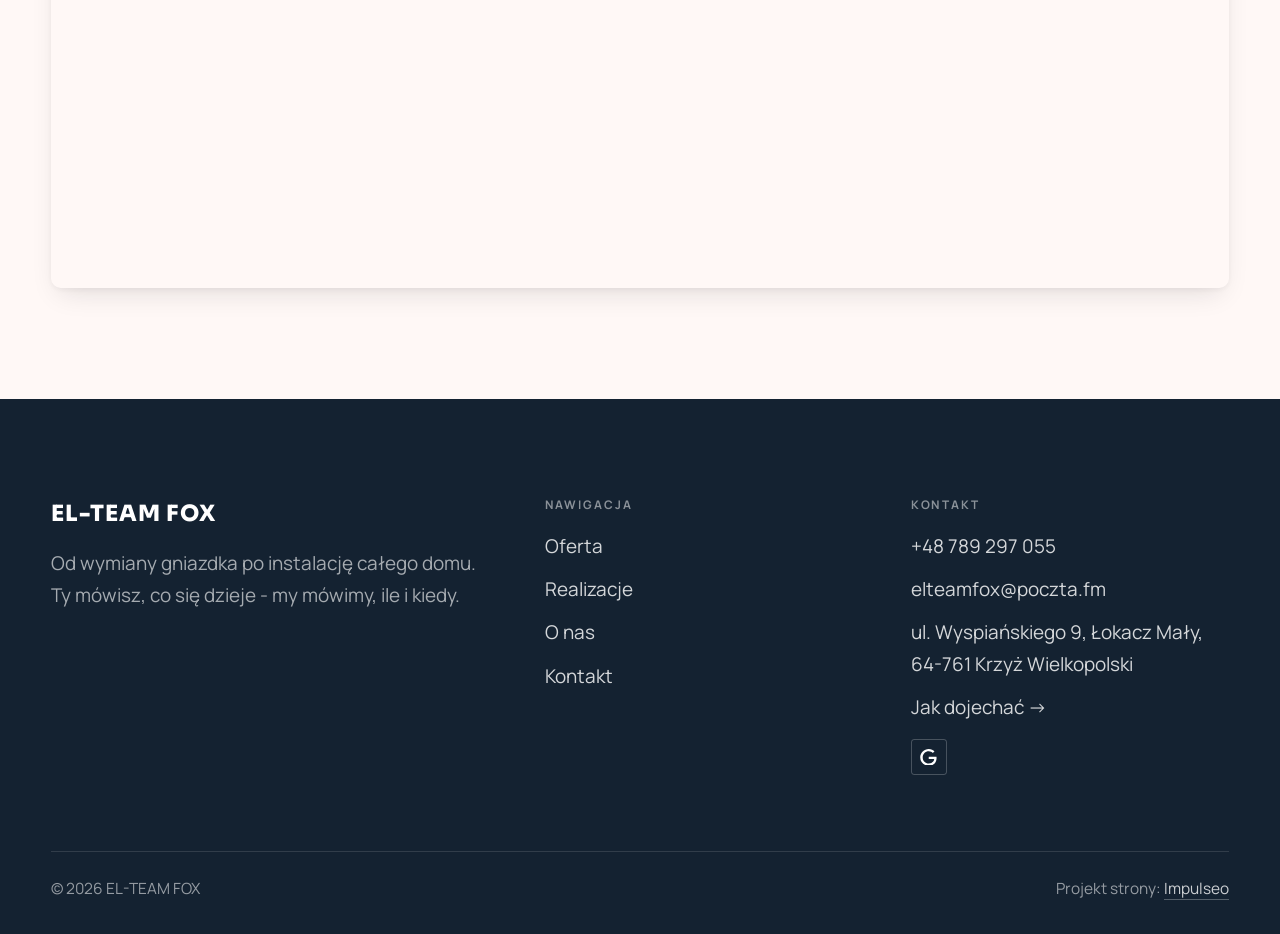
<file: kontakt.html>
<!DOCTYPE html>
<html lang="pl">
<head>
<meta charset="UTF-8">
<meta name="viewport" content="width=device-width, initial-scale=1.0">
<title>Kontakt - EL-TEAM FOX</title>
<meta name="description" content="Kontakt EL-TEAM FOX - ul. Wyspiańskiego 9, Łokacz Mały, 64-761 Krzyż Wielkopolski">
<link rel="canonical" href="https://kris20032.github.io/el-team-fox-uslugi-elektryczne/kontakt.html">
<meta name="robots" content="noindex, nofollow">
<meta property="og:type" content="website">
<meta property="og:locale" content="pl_PL">
<meta property="og:site_name" content="EL-TEAM FOX">
<meta property="og:title" content="Kontakt - EL-TEAM FOX">
<meta property="og:description" content="Kontakt EL-TEAM FOX - ul. Wyspiańskiego 9, Łokacz Mały, 64-761 Krzyż Wielkopolski">
<meta property="og:url" content="https://kris20032.github.io/el-team-fox-uslugi-elektryczne/kontakt.html">
<meta property="og:image" content="https://kris20032.github.io/el-team-fox-uslugi-elektryczne/img/og.jpg">
<meta property="og:image:width" content="1200">
<meta property="og:image:height" content="630">
<meta name="twitter:card" content="summary_large_image">
<link rel="preconnect" href="https://fonts.googleapis.com">
<link rel="preconnect" href="https://fonts.gstatic.com" crossorigin>
<link href="https://fonts.googleapis.com/css2?family=Sora:wght@600;700;800&family=Manrope:wght@400;500;600&display=swap" rel="stylesheet">
<link rel="stylesheet" href="assets/styles.css?v=84da3896">
</head>
<body>

<header class="nav">
  <div class="wrap nav-inner">
    <a class="brand brand-has-logo" href="index.html"><img class="brand-logo" src="img/logo.png" alt="EL-TEAM FOX" width="219" height="226" decoding="async"><span class="name">EL-TEAM FOX</span></a>
    <nav class="nav-links">
      <a href="oferta.html">Oferta</a>
      <a href="realizacje.html">Realizacje</a>
      <a href="o-nas.html">O nas</a>
      <a href="kontakt.html" class="active" aria-current="page">Kontakt</a>
      <a href="tel:+48789297055" class="btn btn-accent">Zadzwoń +48 789 297 055</a>
    </nav>
    <button class="nav-toggle" aria-label="Menu"><span></span><span></span><span></span></button>
  </div>
</header>

<main>
<section class="pagehead">
  <img src="img/g16.jpg" alt="EL-TEAM FOX - Zapytaj o wycenę" width="1880" height="1255" decoding="async">
  <div class="wrap">
    <span class="eyebrow">Kontakt</span>
    <h1>Zapytaj o wycenę</h1>
    <p>Odpowiemy na pytania i przygotujemy wycenę.</p>
  </div>
</section>
<section>
  <div class="wrap contact-grid">
    <div class="reveal">
      <span class="eyebrow">Dane kontaktowe</span>
      <h2 style="margin:var(--space-4) 0 var(--space-6)">EL-TEAM FOX</h2>
      <div class="info-list">
        <div class="info-row"><div class="ic"><svg class="ico-tel" width="16" height="16" viewBox="0 0 24 24" fill="none" aria-hidden="true"><path d="M6.6 10.8a15.5 15.5 0 0 0 6.6 6.6l2.2-2.2a1 1 0 0 1 1-.24 11.4 11.4 0 0 0 3.6.58 1 1 0 0 1 1 1V20a1 1 0 0 1-1 1A17 17 0 0 1 3 4a1 1 0 0 1 1-1h3.5a1 1 0 0 1 1 1c0 1.25.2 2.46.58 3.6a1 1 0 0 1-.25 1l-2.23 2.2Z" fill="currentColor"/></svg></div><div><div class="lbl">Telefon</div><a class="val" href="tel:+48789297055">+48 789 297 055</a></div></div>
        <div class="info-row"><div class="ic"><svg class="ico-mail" width="16" height="16" viewBox="0 0 24 24" fill="none" aria-hidden="true"><rect x="3.2" y="5.5" width="17.6" height="13" rx="1.6" stroke="currentColor" stroke-width="1.6"/><path d="M4 7l8 6 8-6" stroke="currentColor" stroke-width="1.6" stroke-linecap="round" stroke-linejoin="round"/></svg></div><div><div class="lbl">E-mail</div><a class="val" href="mailto:elteamfox@poczta.fm">elteamfox@poczta.fm</a></div></div>
        <div class="info-row"><div class="ic"><svg class="ico-pin" width="16" height="16" viewBox="0 0 24 24" fill="none" aria-hidden="true"><path d="M12 21s7-6.1 7-11.5A7 7 0 0 0 5 9.5C5 14.9 12 21 12 21Z" stroke="currentColor" stroke-width="1.6" fill="none"/><circle cx="12" cy="9.5" r="2.4" fill="currentColor"/></svg></div><div><div class="lbl">Adres</div><div class="val">ul. Wyspiańskiego 9, Łokacz Mały, 64-761 Krzyż Wielkopolski</div></div></div>
      </div>
    </div>
    <div class="reveal">
      <form class="form" action="https://formsubmit.co/elteamfox@poczta.fm" method="POST">
        <input type="hidden" name="_subject" value="Zapytanie ze strony EL-TEAM FOX">
        <input type="hidden" name="_captcha" value="false">
        <input type="hidden" name="_template" value="table">
        <div class="fld"><label for="name">Imię / firma</label><input id="name" name="name" type="text" placeholder="np. Jan Kowalski" required></div>
        <div class="fld"><label for="email">E-mail</label><input id="email" name="email" type="email" placeholder="adres@email.pl" required></div>
        <div class="fld"><label for="phone">Telefon</label><input id="phone" name="phone" type="tel" placeholder="+48 ..."></div>
        <div class="fld"><label for="msg">Czego dotyczy zapytanie?</label><textarea id="msg" name="message" placeholder="Napisz krótko, w czym możemy pomóc" required></textarea></div>
        <button type="submit" class="btn btn-accent" style="width:100%;justify-content:center">Wyślij zapytanie <span class="arr">→</span></button>
        <p class="note">Wiadomość trafi bezpośrednio do nas. Można też zadzwonić: +48 789 297 055.</p>
      </form>
    </div>
  </div>
</section>
<section style="padding-top:0">
  <div class="wrap reveal">
    <iframe class="map" title="EL-TEAM FOX - Krzyż Wielkopolski" src="https://maps.google.com/maps?q=EL-TEAM%20FOX%20Krzy%C5%BC%20Wielkopolski&z=15&output=embed" loading="lazy" referrerpolicy="no-referrer-when-downgrade"></iframe>
  </div>
</section>
</main>

<footer>
  <div class="wrap">
    <div class="foot-grid">
      <div class="foot-brand">
        <div class="name">EL-TEAM FOX</div>
        <p>Od wymiany gniazdka po instalację całego domu. Ty mówisz, co się dzieje - my mówimy, ile i kiedy.</p>
      </div>
      <div class="foot-col">
        <h4>Nawigacja</h4>
        <a href="oferta.html">Oferta</a>
        <a href="realizacje.html">Realizacje</a>
        <a href="o-nas.html">O nas</a>
        <a href="kontakt.html">Kontakt</a>
      </div>
      <div class="foot-col">
        <h4>Kontakt</h4>
        <a href="tel:+48789297055">+48 789 297 055</a>
        <a href="mailto:elteamfox@poczta.fm">elteamfox@poczta.fm</a>
        <p>ul. Wyspiańskiego 9, Łokacz Mały, 64-761 Krzyż Wielkopolski</p>
        <a href="https://www.google.com/maps?cid=811664098242424324" target="_blank" rel="noopener">Jak dojechać →</a>
      <div class="foot-soc">
        <a class="soc" href="https://www.google.com/maps?cid=811664098242424324" target="_blank" rel="noopener" aria-label="Google - EL-TEAM FOX"><svg viewBox="0 0 24 24" aria-hidden="true" focusable="false"><path d="M12.48 10.92v3.28h7.84c-.24 1.84-.853 3.187-1.787 4.133-1.147 1.147-2.933 2.4-6.053 2.4-4.827 0-8.6-3.893-8.6-8.72s3.773-8.72 8.6-8.72c2.6 0 4.507 1.027 5.907 2.347l2.307-2.307C18.747 1.44 16.133 0 12.48 0 5.867 0 .307 5.387.307 12s5.56 12 12.173 12c3.573 0 6.267-1.173 8.373-3.36 2.16-2.16 2.84-5.213 2.84-7.667 0-.76-.053-1.467-.173-2.053H12.48z" fill="currentColor"/></svg></a>
      </div>
      </div>
    </div>
    <div class="foot-bot">
      <span>© 2026 EL-TEAM FOX</span>
      <span>Projekt strony: <a class="foot-credit" href="https://impulseo.pl" target="_blank" rel="noopener">Impulseo</a></span>
    </div>
  </div>
</footer>
<div class="sticky-call"><a class="sc-call" href="tel:+48789297055"><svg class="ico-tel" width="16" height="16" viewBox="0 0 24 24" fill="none" aria-hidden="true"><path d="M6.6 10.8a15.5 15.5 0 0 0 6.6 6.6l2.2-2.2a1 1 0 0 1 1-.24 11.4 11.4 0 0 0 3.6.58 1 1 0 0 1 1 1V20a1 1 0 0 1-1 1A17 17 0 0 1 3 4a1 1 0 0 1 1-1h3.5a1 1 0 0 1 1 1c0 1.25.2 2.46.58 3.6a1 1 0 0 1-.25 1l-2.23 2.2Z" fill="currentColor"/></svg> Zadzwoń</a><a class="sc-quote" href="kontakt.html">Bezpłatna wycena</a></div>
<div class="demo-wazne" data-do="2026-08-30" data-cykl="3" hidden><svg class="dw-ico" width="13" height="13" viewBox="0 0 24 24" fill="none" aria-hidden="true"><circle cx="12" cy="12" r="8.6" stroke="currentColor" stroke-width="1.8"/><path d="M12 7.2V12l3.3 2" stroke="currentColor" stroke-width="1.8" stroke-linecap="round"/></svg><span class="dw-txt"></span></div>

<script src="assets/main.js"></script>
</body>
</html>
</file>
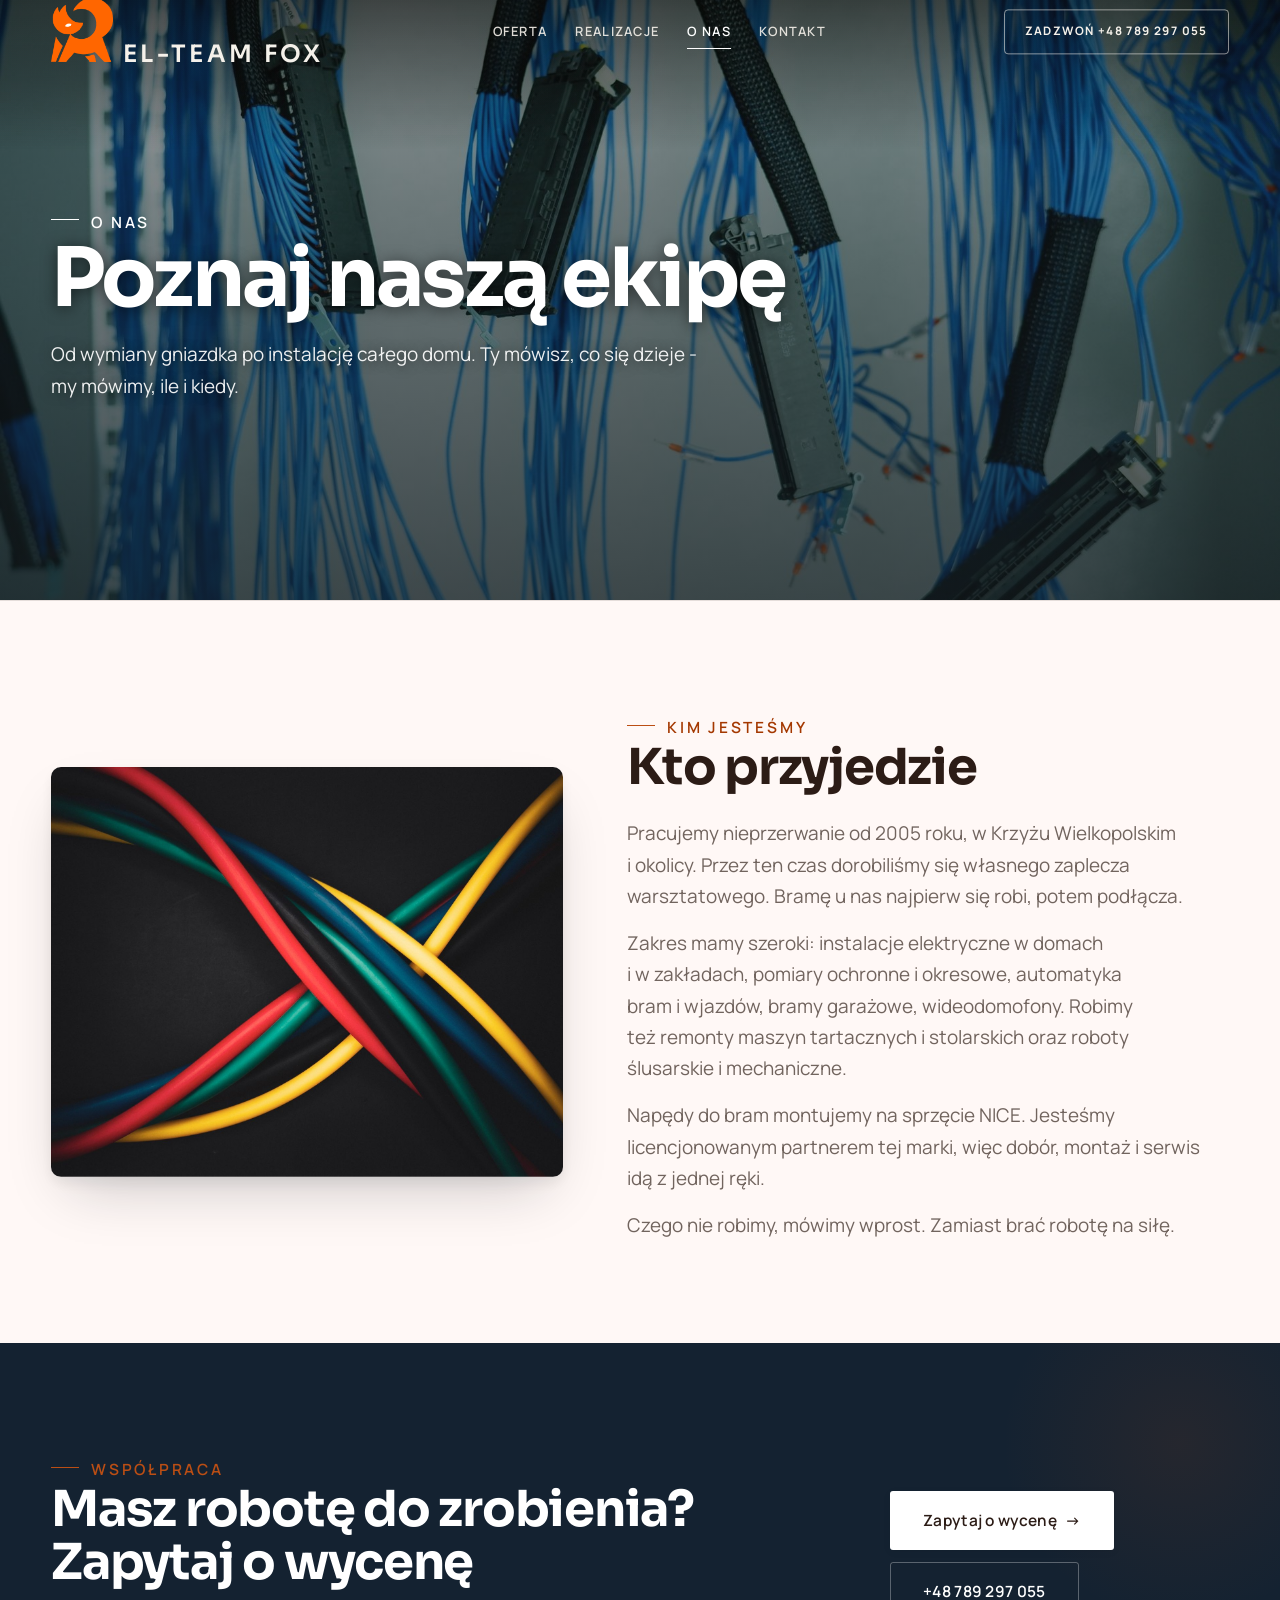
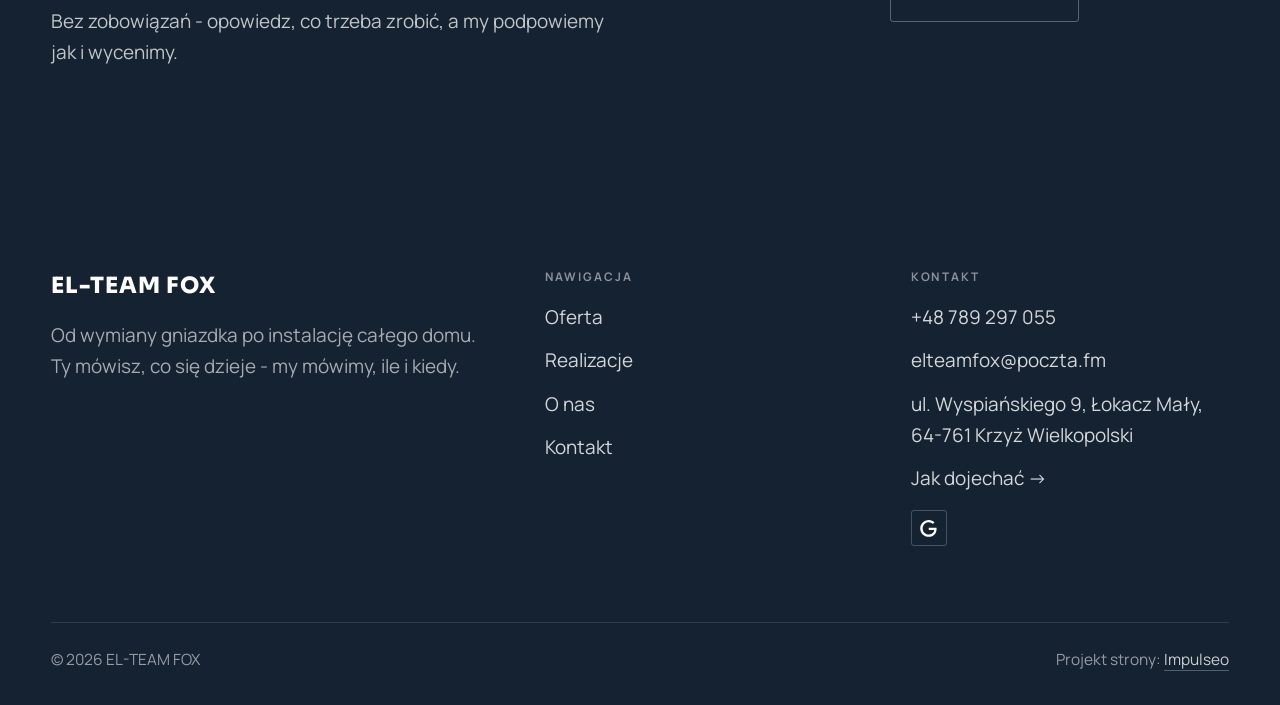
<file: o-nas.html>
<!DOCTYPE html>
<html lang="pl">
<head>
<meta charset="UTF-8">
<meta name="viewport" content="width=device-width, initial-scale=1.0">
<title>O nas - EL-TEAM FOX</title>
<meta name="description" content="Elektryk w Krzyżu Wielkopolskim z dojazdem. Awarie, instalacje, rozdzielnice, oświetlenie, pomiary z protokołem. Cenę znasz przed robotą. Zadzwoń: +48 789 297 055.">
<link rel="canonical" href="https://kris20032.github.io/el-team-fox-uslugi-elektryczne/o-nas.html">
<meta name="robots" content="noindex, nofollow">
<meta property="og:type" content="website">
<meta property="og:locale" content="pl_PL">
<meta property="og:site_name" content="EL-TEAM FOX">
<meta property="og:title" content="O nas - EL-TEAM FOX">
<meta property="og:description" content="Elektryk w Krzyżu Wielkopolskim z dojazdem. Awarie, instalacje, rozdzielnice, oświetlenie, pomiary z protokołem. Cenę znasz przed robotą. Zadzwoń: +48 789 297 055.">
<meta property="og:url" content="https://kris20032.github.io/el-team-fox-uslugi-elektryczne/o-nas.html">
<meta property="og:image" content="https://kris20032.github.io/el-team-fox-uslugi-elektryczne/img/og.jpg">
<meta property="og:image:width" content="1200">
<meta property="og:image:height" content="630">
<meta name="twitter:card" content="summary_large_image">
<link rel="preconnect" href="https://fonts.googleapis.com">
<link rel="preconnect" href="https://fonts.gstatic.com" crossorigin>
<link href="https://fonts.googleapis.com/css2?family=Sora:wght@600;700;800&family=Manrope:wght@400;500;600&display=swap" rel="stylesheet">
<link rel="stylesheet" href="assets/styles.css?v=84da3896">
</head>
<body>

<header class="nav">
  <div class="wrap nav-inner">
    <a class="brand brand-has-logo" href="index.html"><img class="brand-logo" src="img/logo.png" alt="EL-TEAM FOX" width="219" height="226" decoding="async"><span class="name">EL-TEAM FOX</span></a>
    <nav class="nav-links">
      <a href="oferta.html">Oferta</a>
      <a href="realizacje.html">Realizacje</a>
      <a href="o-nas.html" class="active" aria-current="page">O nas</a>
      <a href="kontakt.html">Kontakt</a>
      <a href="tel:+48789297055" class="btn btn-accent">Zadzwoń +48 789 297 055</a>
    </nav>
    <button class="nav-toggle" aria-label="Menu"><span></span><span></span><span></span></button>
  </div>
</header>

<main>
<section class="pagehead">
  <img src="img/g13.jpg" alt="EL-TEAM FOX - Poznaj naszą ekipę" width="1880" height="1253" decoding="async">
  <div class="wrap">
    <span class="eyebrow">O nas</span>
    <h1>Poznaj naszą ekipę</h1>
    <p>Od wymiany gniazdka po instalację całego domu. Ty mówisz, co się dzieje - my mówimy, ile i kiedy.</p>
  </div>
</section>
<section>
  <div class="wrap split">
    <div class="split-art reveal"><img src="img/g14.jpg" alt="EL-TEAM FOX" loading="lazy" width="1880" height="1253" decoding="async"></div>
    <div class="split-copy reveal">
      <span class="eyebrow">Kim jesteśmy</span>
      <h2>Kto przyjedzie</h2>
      <p class="muted">Pracujemy nieprzerwanie od 2005 roku, w Krzyżu Wielkopolskim i okolicy. Przez ten czas dorobiliśmy się własnego zaplecza warsztatowego. Bramę u nas najpierw się robi, potem podłącza.</p>
      <p class="muted">Zakres mamy szeroki: instalacje elektryczne w domach i w zakładach, pomiary ochronne i okresowe, automatyka bram i wjazdów, bramy garażowe, wideodomofony. Robimy też remonty maszyn tartacznych i stolarskich oraz roboty ślusarskie i mechaniczne.</p>
      <p class="muted">Napędy do bram montujemy na sprzęcie NICE. Jesteśmy licencjonowanym partnerem tej marki, więc dobór, montaż i serwis idą z jednej ręki.</p>
      <p class="muted">Czego nie robimy, mówimy wprost. Zamiast brać robotę na siłę.</p>
    </div>
  </div>
</section>


<section class="cta">
  <div class="wrap">
    <div class="reveal">
      <span class="eyebrow">Współpraca</span>
      <h2>Masz robotę do zrobienia? Zapytaj o wycenę</h2>
      <p>Bez zobowiązań - opowiedz, co trzeba zrobić, a my podpowiemy jak i wycenimy.</p>
    </div>
    <div class="cta-actions reveal">
      <a href="kontakt.html" class="btn btn-light">Zapytaj o wycenę <span class="arr">→</span></a>
      <a href="tel:+48789297055" class="btn btn-ghost btn-ghost-cta">+48 789 297 055</a>
    </div>
  </div>
</section>
</main>

<footer>
  <div class="wrap">
    <div class="foot-grid">
      <div class="foot-brand">
        <div class="name">EL-TEAM FOX</div>
        <p>Od wymiany gniazdka po instalację całego domu. Ty mówisz, co się dzieje - my mówimy, ile i kiedy.</p>
      </div>
      <div class="foot-col">
        <h4>Nawigacja</h4>
        <a href="oferta.html">Oferta</a>
        <a href="realizacje.html">Realizacje</a>
        <a href="o-nas.html">O nas</a>
        <a href="kontakt.html">Kontakt</a>
      </div>
      <div class="foot-col">
        <h4>Kontakt</h4>
        <a href="tel:+48789297055">+48 789 297 055</a>
        <a href="mailto:elteamfox@poczta.fm">elteamfox@poczta.fm</a>
        <p>ul. Wyspiańskiego 9, Łokacz Mały, 64-761 Krzyż Wielkopolski</p>
        <a href="https://www.google.com/maps?cid=811664098242424324" target="_blank" rel="noopener">Jak dojechać →</a>
      <div class="foot-soc">
        <a class="soc" href="https://www.google.com/maps?cid=811664098242424324" target="_blank" rel="noopener" aria-label="Google - EL-TEAM FOX"><svg viewBox="0 0 24 24" aria-hidden="true" focusable="false"><path d="M12.48 10.92v3.28h7.84c-.24 1.84-.853 3.187-1.787 4.133-1.147 1.147-2.933 2.4-6.053 2.4-4.827 0-8.6-3.893-8.6-8.72s3.773-8.72 8.6-8.72c2.6 0 4.507 1.027 5.907 2.347l2.307-2.307C18.747 1.44 16.133 0 12.48 0 5.867 0 .307 5.387.307 12s5.56 12 12.173 12c3.573 0 6.267-1.173 8.373-3.36 2.16-2.16 2.84-5.213 2.84-7.667 0-.76-.053-1.467-.173-2.053H12.48z" fill="currentColor"/></svg></a>
      </div>
      </div>
    </div>
    <div class="foot-bot">
      <span>© 2026 EL-TEAM FOX</span>
      <span>Projekt strony: <a class="foot-credit" href="https://impulseo.pl" target="_blank" rel="noopener">Impulseo</a></span>
    </div>
  </div>
</footer>
<div class="sticky-call"><a class="sc-call" href="tel:+48789297055"><svg class="ico-tel" width="16" height="16" viewBox="0 0 24 24" fill="none" aria-hidden="true"><path d="M6.6 10.8a15.5 15.5 0 0 0 6.6 6.6l2.2-2.2a1 1 0 0 1 1-.24 11.4 11.4 0 0 0 3.6.58 1 1 0 0 1 1 1V20a1 1 0 0 1-1 1A17 17 0 0 1 3 4a1 1 0 0 1 1-1h3.5a1 1 0 0 1 1 1c0 1.25.2 2.46.58 3.6a1 1 0 0 1-.25 1l-2.23 2.2Z" fill="currentColor"/></svg> Zadzwoń</a><a class="sc-quote" href="kontakt.html">Bezpłatna wycena</a></div>
<div class="demo-wazne" data-do="2026-08-30" data-cykl="3" hidden><svg class="dw-ico" width="13" height="13" viewBox="0 0 24 24" fill="none" aria-hidden="true"><circle cx="12" cy="12" r="8.6" stroke="currentColor" stroke-width="1.8"/><path d="M12 7.2V12l3.3 2" stroke="currentColor" stroke-width="1.8" stroke-linecap="round"/></svg><span class="dw-txt"></span></div>

<script src="assets/main.js"></script>
</body>
</html>
</file>
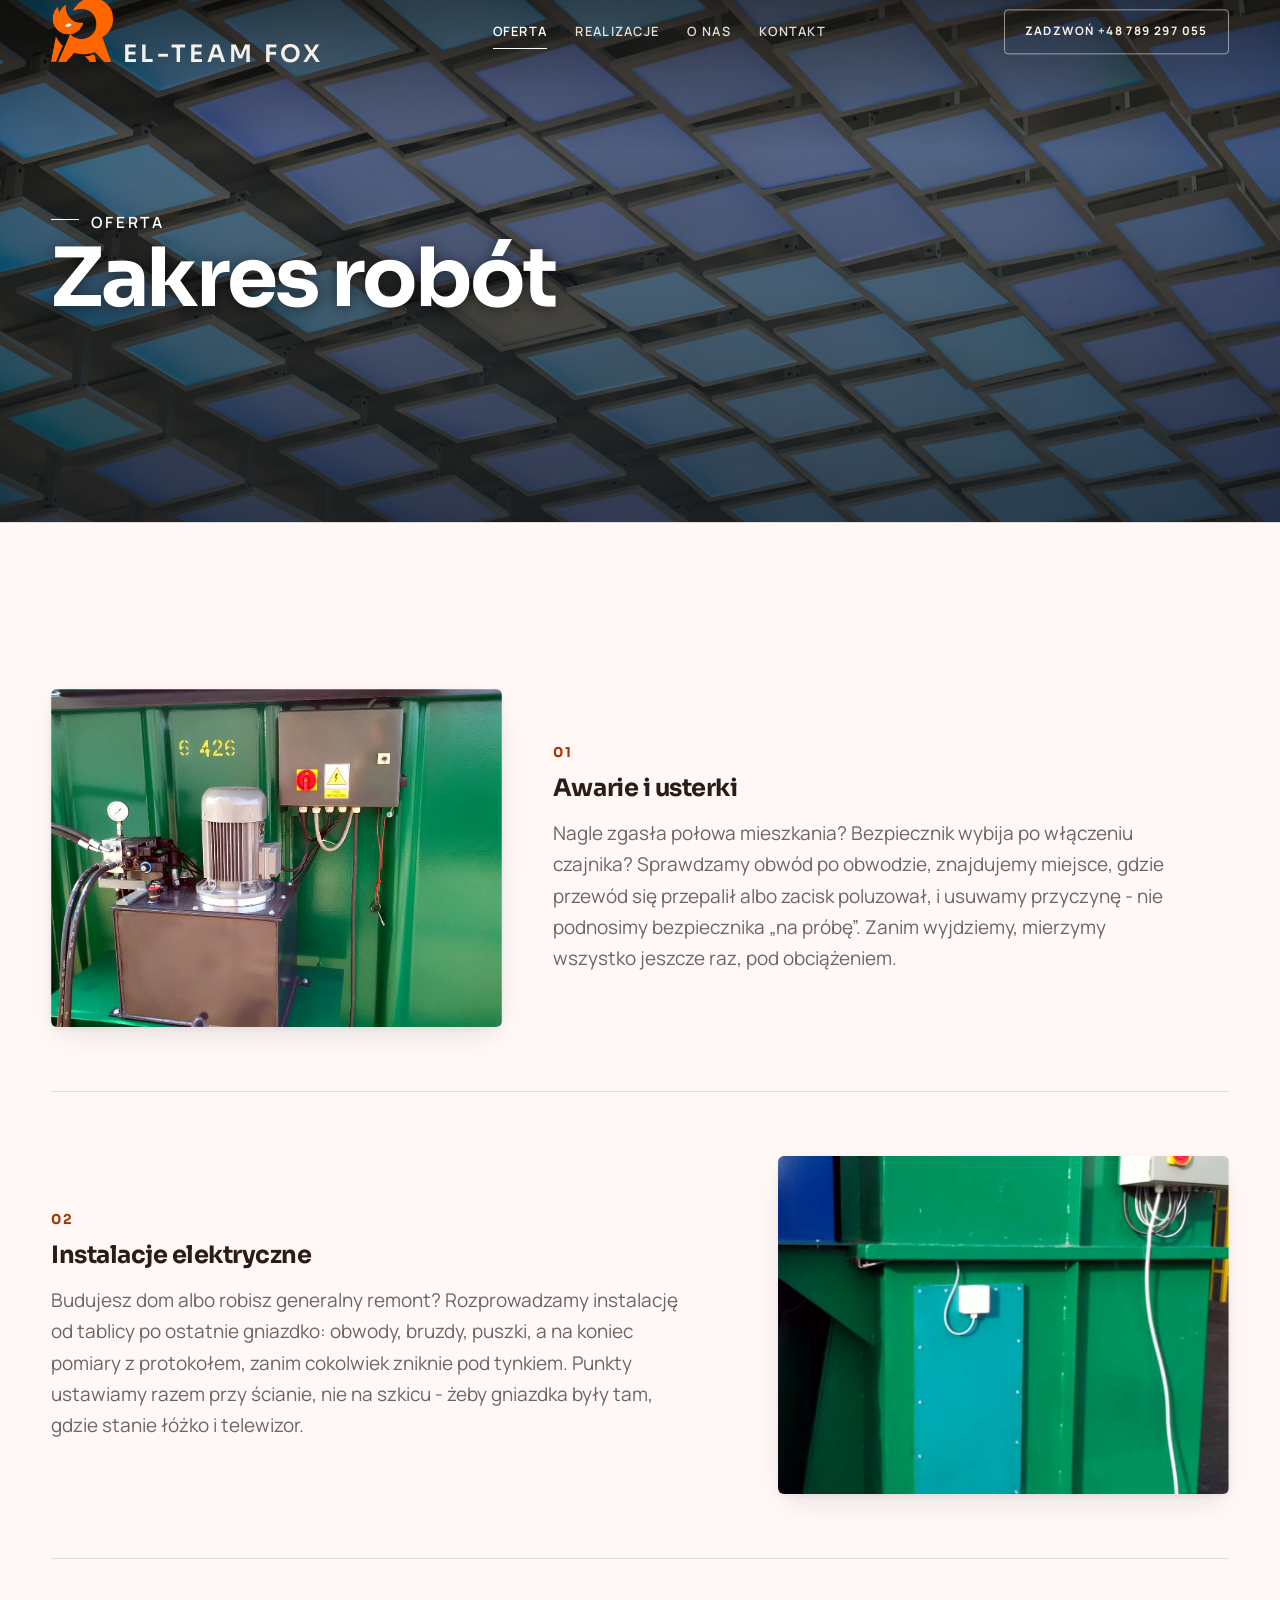
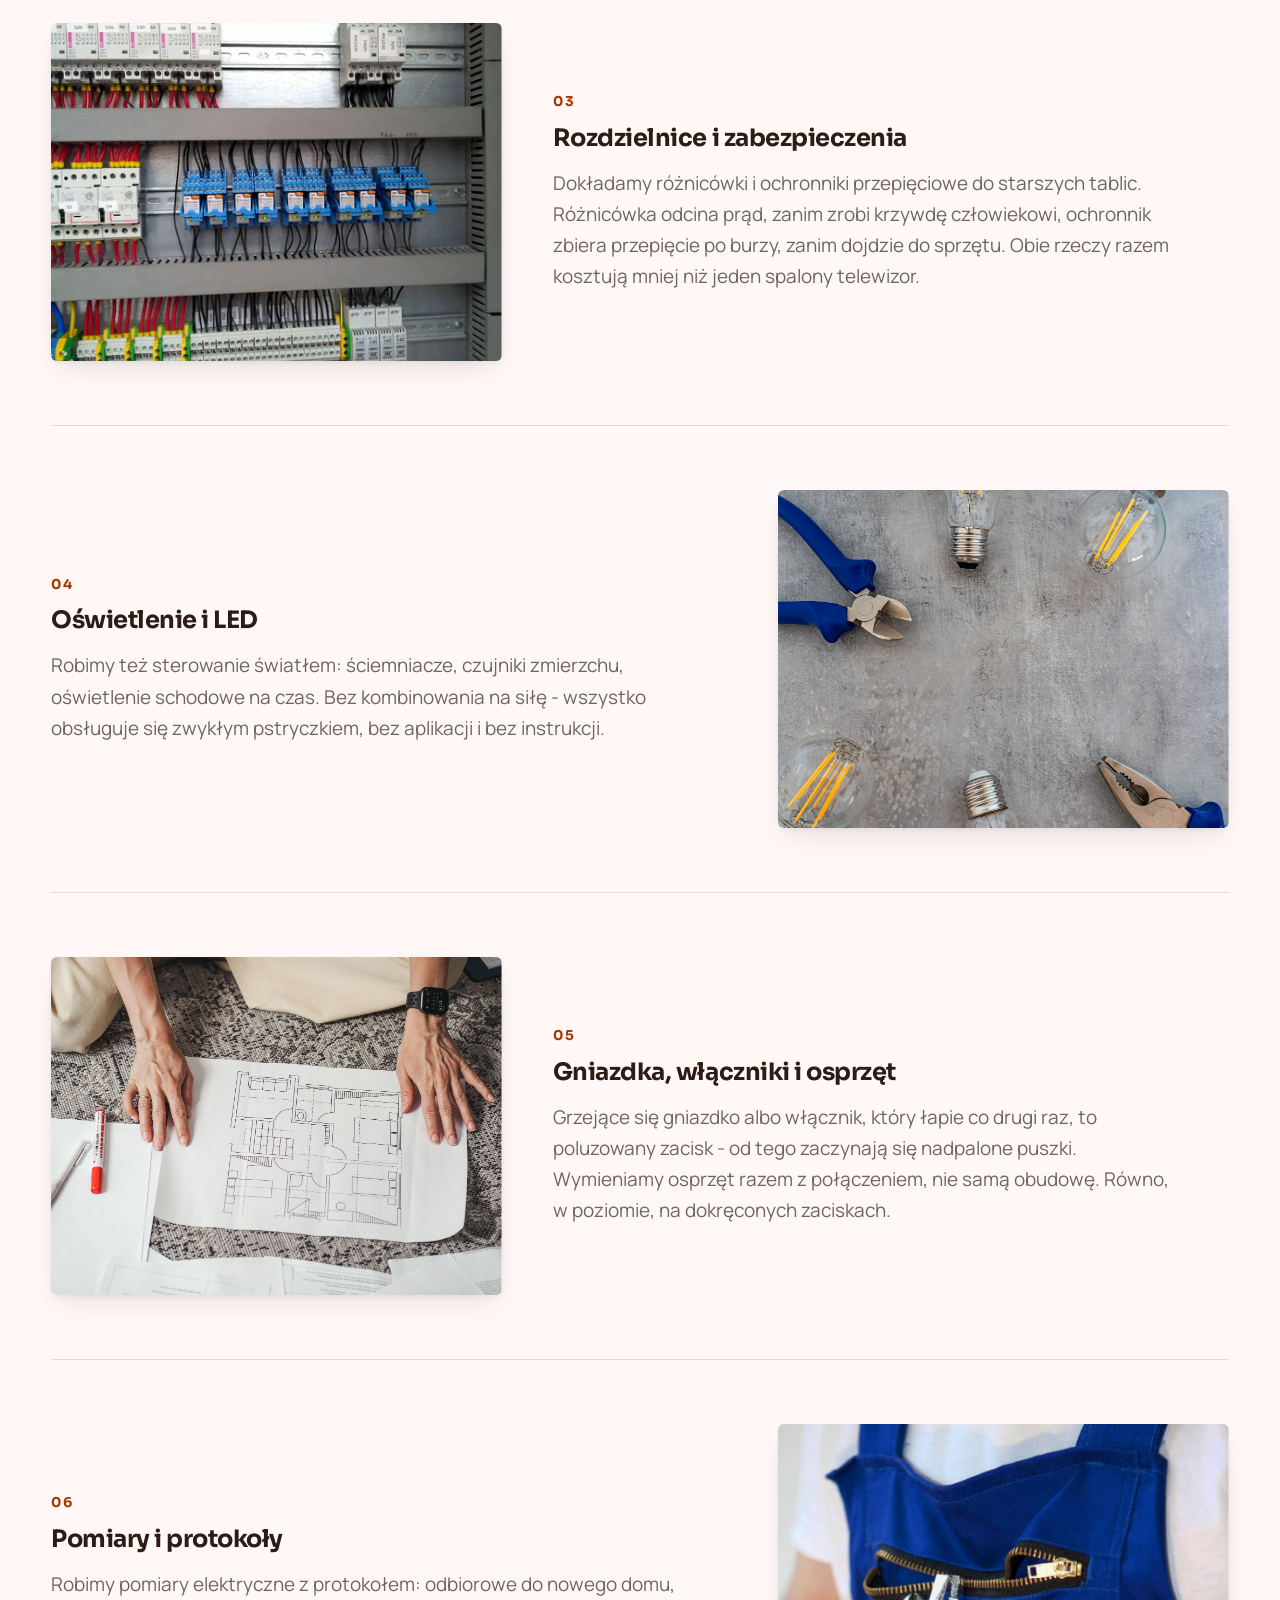
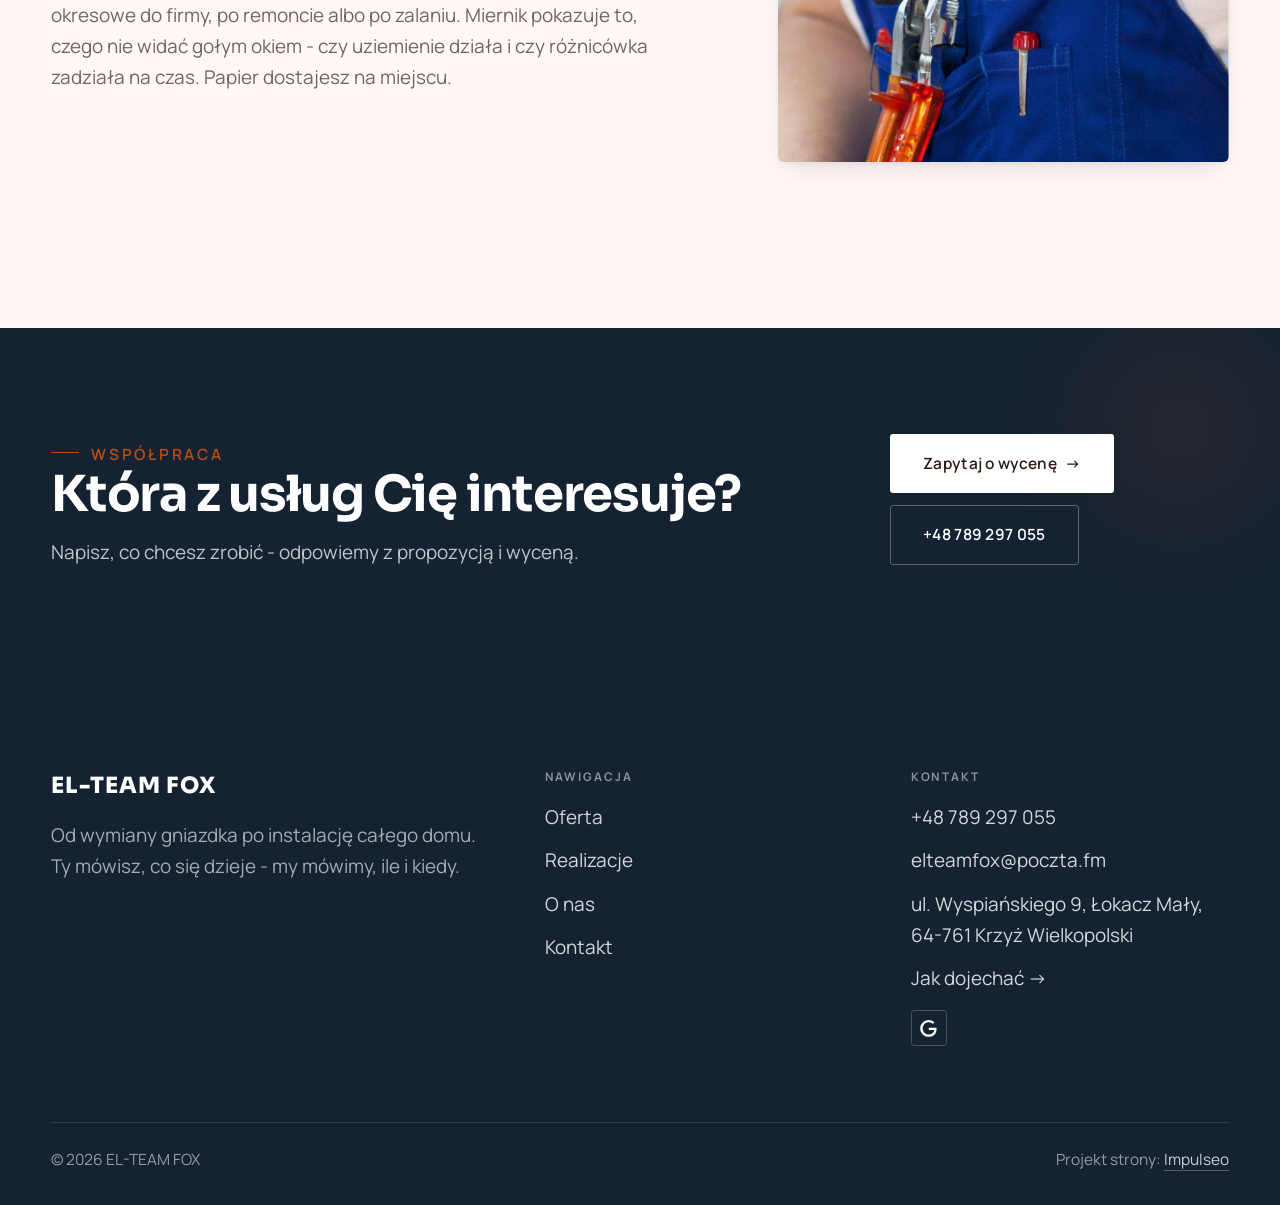
<file: oferta.html>
<!DOCTYPE html>
<html lang="pl">
<head>
<meta charset="UTF-8">
<meta name="viewport" content="width=device-width, initial-scale=1.0">
<title>Oferta - EL-TEAM FOX</title>
<meta name="description" content="Elektryk w Krzyżu Wielkopolskim z dojazdem. Awarie, instalacje, rozdzielnice, oświetlenie, pomiary z protokołem. Cenę znasz przed robotą. Zadzwoń: +48 789 297 055.">
<link rel="canonical" href="https://kris20032.github.io/el-team-fox-uslugi-elektryczne/oferta.html">
<meta name="robots" content="noindex, nofollow">
<meta property="og:type" content="website">
<meta property="og:locale" content="pl_PL">
<meta property="og:site_name" content="EL-TEAM FOX">
<meta property="og:title" content="Oferta - EL-TEAM FOX">
<meta property="og:description" content="Elektryk w Krzyżu Wielkopolskim z dojazdem. Awarie, instalacje, rozdzielnice, oświetlenie, pomiary z protokołem. Cenę znasz przed robotą. Zadzwoń: +48 789 297 055.">
<meta property="og:url" content="https://kris20032.github.io/el-team-fox-uslugi-elektryczne/oferta.html">
<meta property="og:image" content="https://kris20032.github.io/el-team-fox-uslugi-elektryczne/img/og.jpg">
<meta property="og:image:width" content="1200">
<meta property="og:image:height" content="630">
<meta name="twitter:card" content="summary_large_image">
<link rel="preconnect" href="https://fonts.googleapis.com">
<link rel="preconnect" href="https://fonts.gstatic.com" crossorigin>
<link href="https://fonts.googleapis.com/css2?family=Sora:wght@600;700;800&family=Manrope:wght@400;500;600&display=swap" rel="stylesheet">
<link rel="stylesheet" href="assets/styles.css?v=84da3896">
</head>
<body>

<header class="nav">
  <div class="wrap nav-inner">
    <a class="brand brand-has-logo" href="index.html"><img class="brand-logo" src="img/logo.png" alt="EL-TEAM FOX" width="219" height="226" decoding="async"><span class="name">EL-TEAM FOX</span></a>
    <nav class="nav-links">
      <a href="oferta.html" class="active" aria-current="page">Oferta</a>
      <a href="realizacje.html">Realizacje</a>
      <a href="o-nas.html">O nas</a>
      <a href="kontakt.html">Kontakt</a>
      <a href="tel:+48789297055" class="btn btn-accent">Zadzwoń +48 789 297 055</a>
    </nav>
    <button class="nav-toggle" aria-label="Menu"><span></span><span></span><span></span></button>
  </div>
</header>

<main>
<section class="pagehead">
  <img src="img/g12.jpg" alt="EL-TEAM FOX - Zakres robót" width="1880" height="1254" decoding="async">
  <div class="wrap">
    <span class="eyebrow">Oferta</span>
    <h1>Zakres robót</h1>
  </div>
</section>
<section>
  <div class="wrap">
    <div class="svc-row reveal">
      <div class="svc-row-art"><img src="img/g7.jpg" alt="Awarie i usterki" loading="lazy" width="1233" height="925" decoding="async"></div>
      <div>
        <span class="num">01</span>
        <h3>Awarie i usterki</h3>
        <p class="muted">Nagle zgasła połowa mieszkania? Bezpiecznik wybija po włączeniu czajnika? Sprawdzamy obwód po obwodzie, znajdujemy miejsce, gdzie przewód się przepalił albo zacisk poluzował, i usuwamy przyczynę - nie podnosimy bezpiecznika „na próbę”. Zanim wyjdziemy, mierzymy wszystko jeszcze raz, pod obciążeniem.</p>
      </div>
    </div>
    <div class="svc-row rev reveal">
      <div class="svc-row-art"><img src="img/g8.jpg" alt="Instalacje elektryczne" loading="lazy" width="920" height="1266" decoding="async"></div>
      <div>
        <span class="num">02</span>
        <h3>Instalacje elektryczne</h3>
        <p class="muted">Budujesz dom albo robisz generalny remont? Rozprowadzamy instalację od tablicy po ostatnie gniazdko: obwody, bruzdy, puszki, a na koniec pomiary z protokołem, zanim cokolwiek zniknie pod tynkiem. Punkty ustawiamy razem przy ścianie, nie na szkicu - żeby gniazdka były tam, gdzie stanie łóżko i telewizor.</p>
      </div>
    </div>
    <div class="svc-row reveal">
      <div class="svc-row-art"><img src="img/about.jpg" alt="Rozdzielnice i zabezpieczenia" loading="lazy" width="974" height="802" decoding="async"></div>
      <div>
        <span class="num">03</span>
        <h3>Rozdzielnice i zabezpieczenia</h3>
        <p class="muted">Dokładamy różnicówki i ochronniki przepięciowe do starszych tablic. Różnicówka odcina prąd, zanim zrobi krzywdę człowiekowi, ochronnik zbiera przepięcie po burzy, zanim dojdzie do sprzętu. Obie rzeczy razem kosztują mniej niż jeden spalony telewizor.</p>
      </div>
    </div>
    <div class="svc-row rev reveal">
      <div class="svc-row-art"><img src="img/g9.jpg" alt="Oświetlenie i LED" loading="lazy" width="1880" height="1253" decoding="async"></div>
      <div>
        <span class="num">04</span>
        <h3>Oświetlenie i LED</h3>
        <p class="muted">Robimy też sterowanie światłem: ściemniacze, czujniki zmierzchu, oświetlenie schodowe na czas. Bez kombinowania na siłę - wszystko obsługuje się zwykłym pstryczkiem, bez aplikacji i bez instrukcji.</p>
      </div>
    </div>
    <div class="svc-row reveal">
      <div class="svc-row-art"><img src="img/g10.jpg" alt="Gniazdka, włączniki i osprzęt" loading="lazy" width="1880" height="1253" decoding="async"></div>
      <div>
        <span class="num">05</span>
        <h3>Gniazdka, włączniki i osprzęt</h3>
        <p class="muted">Grzejące się gniazdko albo włącznik, który łapie co drugi raz, to poluzowany zacisk - od tego zaczynają się nadpalone puszki. Wymieniamy osprzęt razem z połączeniem, nie samą obudowę. Równo, w poziomie, na dokręconych zaciskach.</p>
      </div>
    </div>
    <div class="svc-row rev reveal">
      <div class="svc-row-art"><img src="img/g11.jpg" alt="Pomiary i protokoły" loading="lazy" width="1366" height="768" decoding="async"></div>
      <div>
        <span class="num">06</span>
        <h3>Pomiary i protokoły</h3>
        <p class="muted">Robimy pomiary elektryczne z protokołem: odbiorowe do nowego domu, okresowe do firmy, po remoncie albo po zalaniu. Miernik pokazuje to, czego nie widać gołym okiem - czy uziemienie działa i czy różnicówka zadziała na czas. Papier dostajesz na miejscu.</p>
      </div>
    </div>
  </div>
</section>

<section class="cta">
  <div class="wrap">
    <div class="reveal">
      <span class="eyebrow">Współpraca</span>
      <h2>Która z usług Cię interesuje?</h2>
      <p>Napisz, co chcesz zrobić - odpowiemy z propozycją i wyceną.</p>
    </div>
    <div class="cta-actions reveal">
      <a href="kontakt.html" class="btn btn-light">Zapytaj o wycenę <span class="arr">→</span></a>
      <a href="tel:+48789297055" class="btn btn-ghost btn-ghost-cta">+48 789 297 055</a>
    </div>
  </div>
</section>
</main>

<footer>
  <div class="wrap">
    <div class="foot-grid">
      <div class="foot-brand">
        <div class="name">EL-TEAM FOX</div>
        <p>Od wymiany gniazdka po instalację całego domu. Ty mówisz, co się dzieje - my mówimy, ile i kiedy.</p>
      </div>
      <div class="foot-col">
        <h4>Nawigacja</h4>
        <a href="oferta.html">Oferta</a>
        <a href="realizacje.html">Realizacje</a>
        <a href="o-nas.html">O nas</a>
        <a href="kontakt.html">Kontakt</a>
      </div>
      <div class="foot-col">
        <h4>Kontakt</h4>
        <a href="tel:+48789297055">+48 789 297 055</a>
        <a href="mailto:elteamfox@poczta.fm">elteamfox@poczta.fm</a>
        <p>ul. Wyspiańskiego 9, Łokacz Mały, 64-761 Krzyż Wielkopolski</p>
        <a href="https://www.google.com/maps?cid=811664098242424324" target="_blank" rel="noopener">Jak dojechać →</a>
      <div class="foot-soc">
        <a class="soc" href="https://www.google.com/maps?cid=811664098242424324" target="_blank" rel="noopener" aria-label="Google - EL-TEAM FOX"><svg viewBox="0 0 24 24" aria-hidden="true" focusable="false"><path d="M12.48 10.92v3.28h7.84c-.24 1.84-.853 3.187-1.787 4.133-1.147 1.147-2.933 2.4-6.053 2.4-4.827 0-8.6-3.893-8.6-8.72s3.773-8.72 8.6-8.72c2.6 0 4.507 1.027 5.907 2.347l2.307-2.307C18.747 1.44 16.133 0 12.48 0 5.867 0 .307 5.387.307 12s5.56 12 12.173 12c3.573 0 6.267-1.173 8.373-3.36 2.16-2.16 2.84-5.213 2.84-7.667 0-.76-.053-1.467-.173-2.053H12.48z" fill="currentColor"/></svg></a>
      </div>
      </div>
    </div>
    <div class="foot-bot">
      <span>© 2026 EL-TEAM FOX</span>
      <span>Projekt strony: <a class="foot-credit" href="https://impulseo.pl" target="_blank" rel="noopener">Impulseo</a></span>
    </div>
  </div>
</footer>
<div class="sticky-call"><a class="sc-call" href="tel:+48789297055"><svg class="ico-tel" width="16" height="16" viewBox="0 0 24 24" fill="none" aria-hidden="true"><path d="M6.6 10.8a15.5 15.5 0 0 0 6.6 6.6l2.2-2.2a1 1 0 0 1 1-.24 11.4 11.4 0 0 0 3.6.58 1 1 0 0 1 1 1V20a1 1 0 0 1-1 1A17 17 0 0 1 3 4a1 1 0 0 1 1-1h3.5a1 1 0 0 1 1 1c0 1.25.2 2.46.58 3.6a1 1 0 0 1-.25 1l-2.23 2.2Z" fill="currentColor"/></svg> Zadzwoń</a><a class="sc-quote" href="kontakt.html">Bezpłatna wycena</a></div>
<div class="demo-wazne" data-do="2026-08-30" data-cykl="3" hidden><svg class="dw-ico" width="13" height="13" viewBox="0 0 24 24" fill="none" aria-hidden="true"><circle cx="12" cy="12" r="8.6" stroke="currentColor" stroke-width="1.8"/><path d="M12 7.2V12l3.3 2" stroke="currentColor" stroke-width="1.8" stroke-linecap="round"/></svg><span class="dw-txt"></span></div>

<script src="assets/main.js"></script>
</body>
</html>
</file>
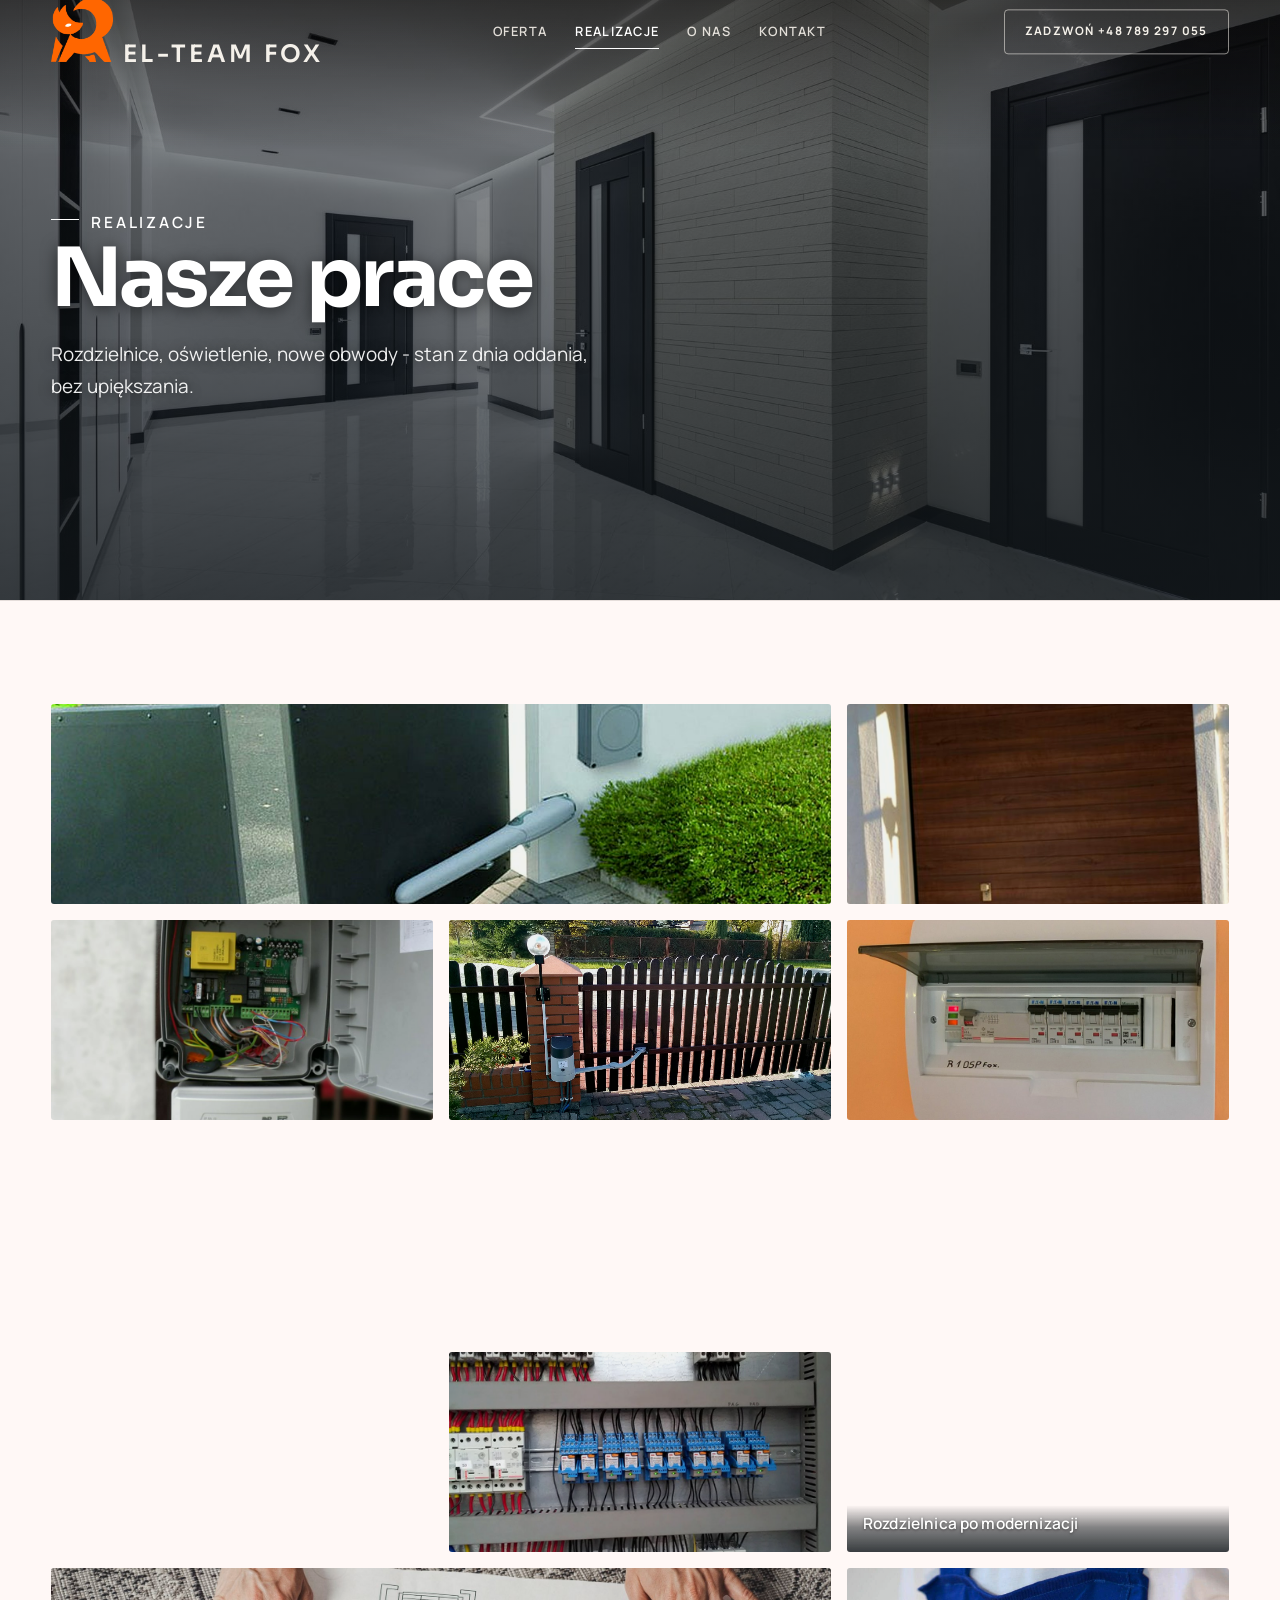
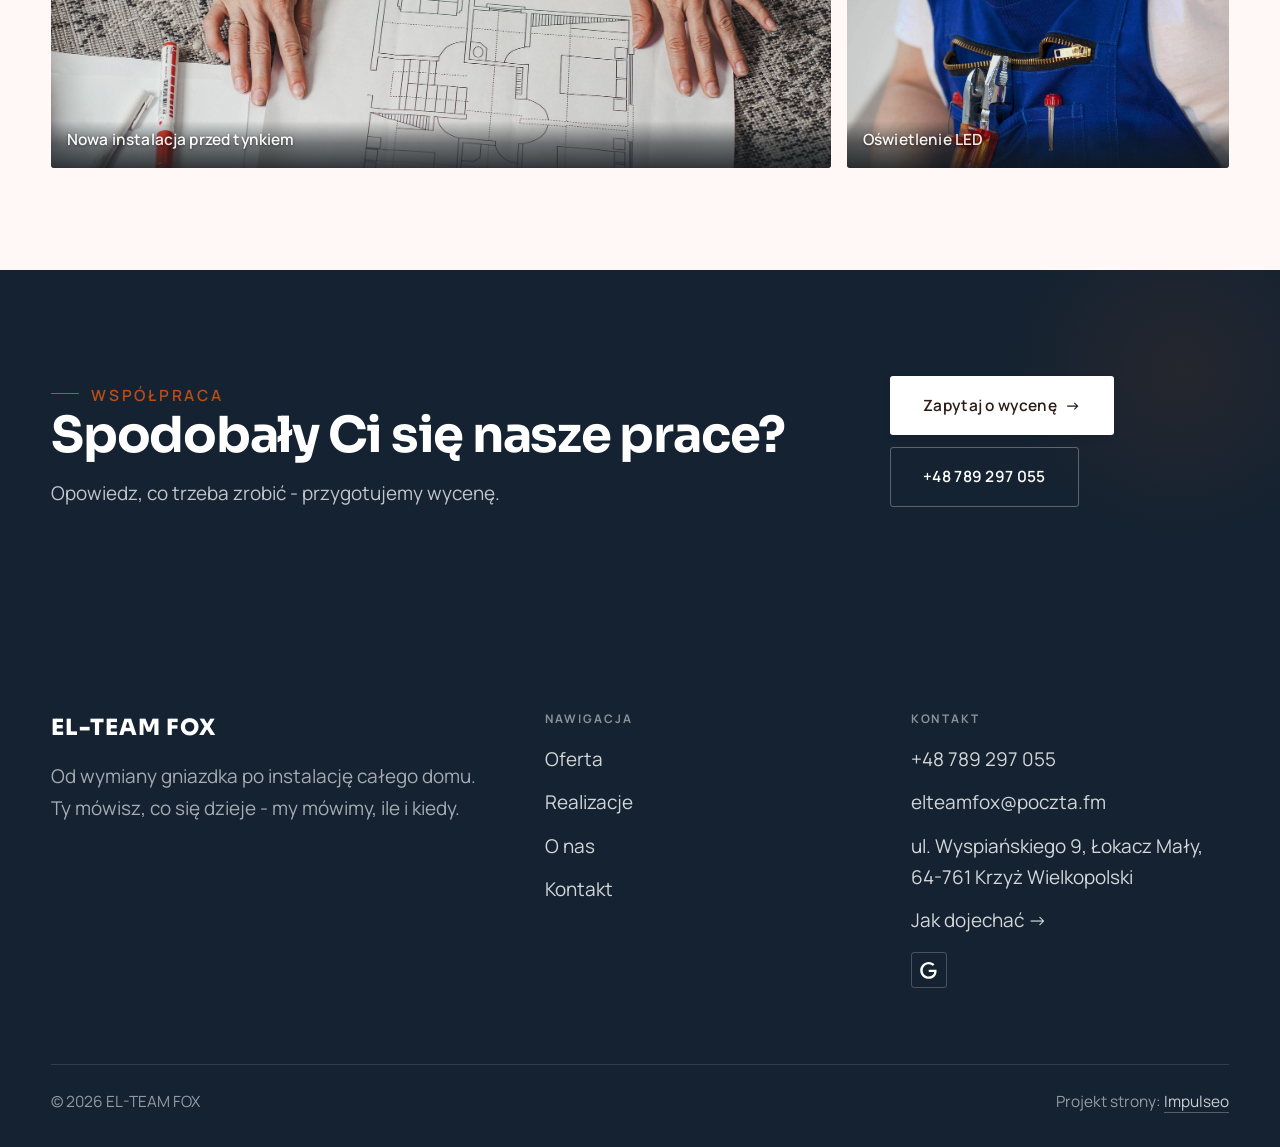
<file: realizacje.html>
<!DOCTYPE html>
<html lang="pl">
<head>
<meta charset="UTF-8">
<meta name="viewport" content="width=device-width, initial-scale=1.0">
<title>Realizacje - EL-TEAM FOX</title>
<meta name="description" content="Realizacje EL-TEAM FOX: Rozdzielnica po modernizacji, Nowa instalacja przed tynkiem, Oświetlenie LED, Osprzęt po wymianie, Pomiary przy odbiorze">
<link rel="canonical" href="https://kris20032.github.io/el-team-fox-uslugi-elektryczne/realizacje.html">
<meta name="robots" content="noindex, nofollow">
<meta property="og:type" content="website">
<meta property="og:locale" content="pl_PL">
<meta property="og:site_name" content="EL-TEAM FOX">
<meta property="og:title" content="Realizacje - EL-TEAM FOX">
<meta property="og:description" content="Realizacje EL-TEAM FOX: Rozdzielnica po modernizacji, Nowa instalacja przed tynkiem, Oświetlenie LED, Osprzęt po wymianie, Pomiary przy odbiorze">
<meta property="og:url" content="https://kris20032.github.io/el-team-fox-uslugi-elektryczne/realizacje.html">
<meta property="og:image" content="https://kris20032.github.io/el-team-fox-uslugi-elektryczne/img/og.jpg">
<meta property="og:image:width" content="1200">
<meta property="og:image:height" content="630">
<meta name="twitter:card" content="summary_large_image">
<link rel="preconnect" href="https://fonts.googleapis.com">
<link rel="preconnect" href="https://fonts.gstatic.com" crossorigin>
<link href="https://fonts.googleapis.com/css2?family=Sora:wght@600;700;800&family=Manrope:wght@400;500;600&display=swap" rel="stylesheet">
<link rel="stylesheet" href="assets/styles.css?v=84da3896">
</head>
<body>

<header class="nav">
  <div class="wrap nav-inner">
    <a class="brand brand-has-logo" href="index.html"><img class="brand-logo" src="img/logo.png" alt="EL-TEAM FOX" width="219" height="226" decoding="async"><span class="name">EL-TEAM FOX</span></a>
    <nav class="nav-links">
      <a href="oferta.html">Oferta</a>
      <a href="realizacje.html" class="active" aria-current="page">Realizacje</a>
      <a href="o-nas.html">O nas</a>
      <a href="kontakt.html">Kontakt</a>
      <a href="tel:+48789297055" class="btn btn-accent">Zadzwoń +48 789 297 055</a>
    </nav>
    <button class="nav-toggle" aria-label="Menu"><span></span><span></span><span></span></button>
  </div>
</header>

<main>
<section class="pagehead">
  <img src="img/g15.jpg" alt="EL-TEAM FOX - Nasze prace" width="1880" height="1255" decoding="async">
  <div class="wrap">
    <span class="eyebrow">Realizacje</span>
    <h1>Nasze prace</h1>
    <p>Rozdzielnice, oświetlenie, nowe obwody - stan z dnia oddania, bez upiększania.</p>
  </div>
</section>
<section>
  <div class="wrap">
    <div class="gallery">
      <div class="tile t-two3 reveal"><img src="img/g1.jpg" alt="EL-TEAM FOX" loading="lazy" width="1000" height="722" decoding="async"></div>
      <div class="tile t-third reveal"><img src="img/g2.jpg" alt="EL-TEAM FOX" loading="lazy" width="926" height="904" decoding="async"></div>
      <div class="tile t-third reveal"><img src="img/g3.jpg" alt="EL-TEAM FOX" loading="lazy" width="950" height="1288" decoding="async"></div>
      <div class="tile t-third reveal"><img src="img/g4.jpg" alt="EL-TEAM FOX" loading="lazy" width="1600" height="900" decoding="async"></div>
      <div class="tile t-third reveal"><img src="img/g5.jpg" alt="EL-TEAM FOX" loading="lazy" width="976" height="618" decoding="async"></div>
      <div class="tile t-third reveal"><img src="img/g6.jpg" alt="EL-TEAM FOX" loading="lazy" width="1137" height="821" decoding="async"></div>
      <div class="tile t-two3 reveal"><img src="img/g7.jpg" alt="EL-TEAM FOX" loading="lazy" width="1233" height="925" decoding="async"></div>
      <div class="tile t-third reveal"><img src="img/g8.jpg" alt="EL-TEAM FOX" loading="lazy" width="920" height="1266" decoding="async"></div>
      <div class="tile t-third reveal"><img src="img/about.jpg" alt="EL-TEAM FOX" loading="lazy" width="974" height="802" decoding="async"></div>
      <div class="tile t-third reveal"><img src="img/g9.jpg" alt="Rozdzielnica po modernizacji" loading="lazy" width="1880" height="1253" decoding="async"><div class="cap">Rozdzielnica po modernizacji</div></div>
      <div class="tile t-two3 reveal"><img src="img/g10.jpg" alt="Nowa instalacja przed tynkiem" loading="lazy" width="1880" height="1253" decoding="async"><div class="cap">Nowa instalacja przed tynkiem</div></div>
      <div class="tile t-third reveal"><img src="img/g11.jpg" alt="Oświetlenie LED" loading="lazy" width="1366" height="768" decoding="async"><div class="cap">Oświetlenie LED</div></div>
    </div>
  </div>
</section>
<section class="cta">
  <div class="wrap">
    <div class="reveal">
      <span class="eyebrow">Współpraca</span>
      <h2>Spodobały Ci się nasze prace?</h2>
      <p>Opowiedz, co trzeba zrobić - przygotujemy wycenę.</p>
    </div>
    <div class="cta-actions reveal">
      <a href="kontakt.html" class="btn btn-light">Zapytaj o wycenę <span class="arr">→</span></a>
      <a href="tel:+48789297055" class="btn btn-ghost btn-ghost-cta">+48 789 297 055</a>
    </div>
  </div>
</section>
</main>

<footer>
  <div class="wrap">
    <div class="foot-grid">
      <div class="foot-brand">
        <div class="name">EL-TEAM FOX</div>
        <p>Od wymiany gniazdka po instalację całego domu. Ty mówisz, co się dzieje - my mówimy, ile i kiedy.</p>
      </div>
      <div class="foot-col">
        <h4>Nawigacja</h4>
        <a href="oferta.html">Oferta</a>
        <a href="realizacje.html">Realizacje</a>
        <a href="o-nas.html">O nas</a>
        <a href="kontakt.html">Kontakt</a>
      </div>
      <div class="foot-col">
        <h4>Kontakt</h4>
        <a href="tel:+48789297055">+48 789 297 055</a>
        <a href="mailto:elteamfox@poczta.fm">elteamfox@poczta.fm</a>
        <p>ul. Wyspiańskiego 9, Łokacz Mały, 64-761 Krzyż Wielkopolski</p>
        <a href="https://www.google.com/maps?cid=811664098242424324" target="_blank" rel="noopener">Jak dojechać →</a>
      <div class="foot-soc">
        <a class="soc" href="https://www.google.com/maps?cid=811664098242424324" target="_blank" rel="noopener" aria-label="Google - EL-TEAM FOX"><svg viewBox="0 0 24 24" aria-hidden="true" focusable="false"><path d="M12.48 10.92v3.28h7.84c-.24 1.84-.853 3.187-1.787 4.133-1.147 1.147-2.933 2.4-6.053 2.4-4.827 0-8.6-3.893-8.6-8.72s3.773-8.72 8.6-8.72c2.6 0 4.507 1.027 5.907 2.347l2.307-2.307C18.747 1.44 16.133 0 12.48 0 5.867 0 .307 5.387.307 12s5.56 12 12.173 12c3.573 0 6.267-1.173 8.373-3.36 2.16-2.16 2.84-5.213 2.84-7.667 0-.76-.053-1.467-.173-2.053H12.48z" fill="currentColor"/></svg></a>
      </div>
      </div>
    </div>
    <div class="foot-bot">
      <span>© 2026 EL-TEAM FOX</span>
      <span>Projekt strony: <a class="foot-credit" href="https://impulseo.pl" target="_blank" rel="noopener">Impulseo</a></span>
    </div>
  </div>
</footer>
<div class="sticky-call"><a class="sc-call" href="tel:+48789297055"><svg class="ico-tel" width="16" height="16" viewBox="0 0 24 24" fill="none" aria-hidden="true"><path d="M6.6 10.8a15.5 15.5 0 0 0 6.6 6.6l2.2-2.2a1 1 0 0 1 1-.24 11.4 11.4 0 0 0 3.6.58 1 1 0 0 1 1 1V20a1 1 0 0 1-1 1A17 17 0 0 1 3 4a1 1 0 0 1 1-1h3.5a1 1 0 0 1 1 1c0 1.25.2 2.46.58 3.6a1 1 0 0 1-.25 1l-2.23 2.2Z" fill="currentColor"/></svg> Zadzwoń</a><a class="sc-quote" href="kontakt.html">Bezpłatna wycena</a></div>
<div class="demo-wazne" data-do="2026-08-30" data-cykl="3" hidden><svg class="dw-ico" width="13" height="13" viewBox="0 0 24 24" fill="none" aria-hidden="true"><circle cx="12" cy="12" r="8.6" stroke="currentColor" stroke-width="1.8"/><path d="M12 7.2V12l3.3 2" stroke="currentColor" stroke-width="1.8" stroke-linecap="round"/></svg><span class="dw-txt"></span></div>

<script src="assets/main.js"></script>
</body>
</html>
</file>
<file: assets/styles.css>
/* ============================================================
   STOLBASZ — premium, architektoniczny B2B fit-out
   Jasna paleta, zero brązu. System wg premium-web-craft.
   Projekt strony: Impulseo (impulseo.pl)
   ============================================================ */

:root{
  /* PALETA — jasna, architektoniczna, chłodna */
  --paper:#f5f7fa;          /* główne tło */
  --paper-2:#e7edf3;        /* sekcje alternatywne (chłodny jasny szary) */
  --paper-3:#e7edf3;        /* delikatne wypełnienia */
  --ink:#142231;            /* tekst główny — chłodny grafit */
  --ink-soft:#2c3e52;       /* nagłówki drugorzędne */
  --muted:#697785;          /* tekst poboczny */
  --line:rgba(20,34,49,.12);/* hairline */
  --accent:#e8a00c;         /* stonowany petrol-slate — jedyny akcent */
  --accent-d:#c47f06;
  --accent-soft:rgba(232,160,12,.10);
  --dark:#142231;           /* sekcje ciemne (stopka/CTA) */

  /* HOVER ZDJĘĆ — JEDEN standard dla całego silnika (decyzja K. 04.08.2026, artefakt z wariantami).
     AKTUALNE (K.+Szymon 09.08.2026, wybór z artefaktu 6 wariantów): zoom 1.05 przy 1.4s -
     przy tak długim czasie mocniejszy kadr NIE skacze, tylko „oddycha". Poprzedni standard
     (1.02 / .55s z 04.08) odbierany jako dynamiczny i szybki.
     Spoczynek lekko przygaszony, ale TYLKO tam, gdzie jest mysz (@media hover:hover) —
     na telefonie zdjęcia zostają w pełnej jasności. */
  --img-zoom:1.05;                   /* K.+Szymon 09.08: wariant F z artefaktu porównawczego */
  --img-rest:brightness(.95) saturate(.99);
  --img-hot:brightness(1.06) saturate(1.05);
  --img-dur:1.4s;                    /* K.+Szymon 09.08 (wariant F): powoli = elegancko */
  --img-ease:cubic-bezier(.16,.84,.44,1);  /* miękki ogon, efekt „oddychania" */

  /* ODSTĘPY — skala 4/8 */
  --space-1:4px; --space-2:8px; --space-3:12px; --space-4:16px; --space-5:24px;
  --space-6:32px; --space-7:48px; --space-8:64px; --space-9:96px; --space-10:128px;

  /* TYPOGRAFIA — fluid clamp() (skala podbita 16.07.2026: większe, czytelniejsze litery — uwaga Adama) */
  --text-sm:clamp(.9rem,.87rem + .12vw,1rem);
  --text-base:clamp(1.08rem,1.04rem + .18vw,1.2rem);
  --text-lg:clamp(1.24rem,1.15rem + .34vw,1.44rem);
  --text-h3:clamp(1.34rem,1.22rem + .55vw,1.66rem);
  --text-h2:clamp(2.1rem,1.66rem + 2.1vw,3.1rem);
  --text-h1:clamp(2.9rem,2.1rem + 4vw,5.1rem);

  /* PROMIENIE — architektoniczne, raczej ostre */
  --r-sm:3px; --r-md:6px; --r-lg:10px;

  /* RUCH */
  --ease:cubic-bezier(.25,.46,.45,.94); --dur:.24s;

  /* CIENIE — miękkie, warstwowe */
  --sh-sm:0 1px 2px rgba(16,24,32,.04), 0 2px 8px rgba(16,24,32,.05);
  --sh-md:0 2px 6px rgba(16,24,32,.05), 0 12px 28px -8px rgba(16,24,32,.12);
  --sh-lg:0 6px 14px rgba(16,24,32,.07), 0 26px 56px -18px rgba(16,24,32,.22);

  --hairline:1px solid var(--line);

  --font-display:'Sora','Manrope',sans-serif;
  --font-body:'Manrope',sans-serif;
}

*{box-sizing:border-box;margin:0;padding:0}
html{scroll-behavior:smooth}
body{
  font-family:var(--font-body);
  font-size:var(--text-base);
  line-height:1.65;
  color:var(--ink);
  background:var(--paper);
  -webkit-font-smoothing:antialiased;
  text-rendering:optimizeLegibility;
}
img{max-width:100%;height:auto;display:block}  /* height:auto = width/height z atrybutów trzyma proporcje (TOP#12) */
a{color:inherit;text-decoration:none}

.wrap{width:min(92%,1180px);margin-inline:auto}
section{padding-block:clamp(52px,6.5vw,96px)}

h1,h2,h3{font-family:var(--font-display);font-weight:700;line-height:1.08;letter-spacing:-.02em;color:var(--ink)}
h1{font-size:var(--text-h1);letter-spacing:-.035em}
h2{font-size:var(--text-h2);letter-spacing:-.025em}
h3{font-size:var(--text-h3)}
/* MIARA — długość wiersza. WCAG 2.2 SC 1.4.8: max 80 znaków; Butterick: 45–90.
   68ch daje realnie 72–78 znaków polskiego tekstu, czyli z zapasem pod granicą.
   Wcześniej limit miał TYLKO <p> — <li>, <blockquote> i <dd> nie miały żadnego,
   i to jedyny powód, dla którego 23 bloki na dwóch oddanych stronach jadą po
   83–106 znaków w wierszu (pomiar 07.08.2026, bramka `miara`).
   ⚠️ Listy i definicje ograniczamy TYLKO bez klasy: `ul`/`ol` z klasą to u nas
   układ (siatki kafli, menu), a nie tekst ciągły — tam miarę wyznacza układ. */
/* 60ch, nie 68ch (K. 10.08): po zmianie fontów na węższe kroje (DM Sans i spółka)
   w 68ch mieściło się ~90 znaków - bramka pikselowa słusznie zgłaszała przekroczenie
   granicy 80. Pomiar na żywej przeglądarce: 60ch = 90 znaków, 53ch = ~78 znaków, czyli normę WCAG 1.4.8. */
:root{ --miara:53ch }
p{max-width:min(100%,var(--miara))}
blockquote,
ul:not([class])>li, ol:not([class])>li,
dl:not([class])>dd{max-width:min(100%,var(--miara))}

/* ⚠️ Świadomie BEZ wyjątku `.tile p,.card p,.svc p{max-width:none}`, choć nasuwa się sam:
   te akapity BYŁY już ograniczone (stare `p{max-width:65ch}`), więc „wyjątek" nie odblokowałby
   niczego nowego — tylko ROZLUŹNIŁ stan sprzed zmiany na wszystkich demach naraz.
   `figcaption` żadna z reguł wyżej nie dotyczy, więc też nie potrzebuje zwolnienia. */

/* ŁAMANIE. `balance` wyrównuje długości wierszy w nagłówku, `pretty` pilnuje ostatniego
   wiersza akapitu, żeby nie został w nim jeden wyraz. Obsługiwane od Chrome 117 /
   Safari 17.5; starsze przeglądarki po prostu ignorują tę własność.
   `text-wrap:pretty` nie występowało dotąd ANI RAZ w silniku ani w repo klientów. */
h1,h2,h3,.lead,.lede{text-wrap:balance}
p,li,blockquote,dd{text-wrap:pretty}

.eyebrow{
  font-family:var(--font-body);
  font-size:var(--text-sm);
  font-weight:600;
  letter-spacing:.18em;
  text-transform:uppercase;
  color:var(--accent);
  display:inline-flex;align-items:center;gap:var(--space-3);
}
/* flex:none + margin-top = kreska trzyma się PIERWSZEJ linii. Wcześniej align-items:center
   centrowało ją względem całego bloku i przy zawinięciu (długi kicker typu
   „…WNĘTRZ · LESZNO · OD 2019") druga linia lądowała z brzydkim wcięciem. */
.eyebrow{align-items:flex-start}
.eyebrow>*,.eyebrow{text-wrap:balance}   /* dlugi kicker lamal sie na sierote typu samo „2019" w drugiej linii */
.eyebrow::before{content:"";width:28px;height:1px;background:var(--accent);display:inline-block;flex:none;margin-top:.62em}

.muted{color:var(--muted)}
.lead{font-size:var(--text-lg);line-height:1.55;color:var(--ink-soft);max-width:50ch}

/* ---------- BUTTONS ---------- */
.btn{
  display:inline-flex;align-items:center;gap:var(--space-2);
  font-weight:600;font-size:var(--text-sm);letter-spacing:.02em;
  padding:var(--space-4) var(--space-6);
  border-radius:var(--r-sm);
  transition:transform var(--dur) var(--ease),box-shadow var(--dur) var(--ease),background var(--dur) var(--ease);
  cursor:pointer;border:1px solid transparent;
}
.btn-accent{background:var(--accent);color:#fff;box-shadow:var(--sh-sm)}
.btn-accent:hover{background:var(--accent-d);transform:translateY(-2px);box-shadow:var(--sh-md)}
.btn-accent:active{transform:translateY(0);box-shadow:var(--sh-sm)}
.btn-ghost{background:transparent;color:var(--ink);border-color:var(--line)}
.btn-ghost:hover{border-color:var(--accent);color:var(--accent);transform:translateY(-2px)}
.btn-light{background:#fff;color:var(--ink);box-shadow:var(--sh-sm)}
.btn-light:hover{transform:translateY(-2px);box-shadow:var(--sh-md)}
.btn .arr{transition:transform var(--dur) var(--ease)}
.btn:hover .arr{transform:translateX(4px)}

/* ---------- NAV ---------- */
.nav{
  position:sticky;top:0;z-index:50;
  background:color-mix(in srgb,var(--paper) 88%,transparent);
  backdrop-filter:saturate(140%) blur(10px);
  border-bottom:var(--hairline);
}
.nav-inner{display:flex;align-items:center;justify-content:space-between;gap:var(--space-5);height:72px}
/* ANTY-NACHODZENIE (K. 05.08.2026): długa nazwa firmy + przycisk z pełnym numerem nie mieściły się w pasku
   i flex ściskał linki PONIŻEJ ich treści - "Kontakt" wchodził na ramkę "Zadzwoń +48 ...". Teraz ustępuje
   nazwa marki (skrót wielokropkiem), a menu i przycisk nigdy się nie kurczą ani nie zachodzą na siebie. */
.brand{display:flex;flex-direction:column;line-height:1;min-width:0;flex:0 1 auto}
.brand .name{font-family:var(--font-display);font-weight:800;font-size:1.35rem;letter-spacing:.04em;white-space:nowrap;overflow:hidden;text-overflow:ellipsis}
.brand .sub{font-size:.62rem;letter-spacing:.34em;text-transform:uppercase;color:var(--muted);margin-top:5px;white-space:nowrap;overflow:hidden;text-overflow:ellipsis}
.nav-links{display:flex;align-items:center;gap:var(--space-6);flex:0 0 auto}
.nav-links a{font-size:var(--text-sm);font-weight:500;color:var(--ink-soft);position:relative;padding-block:4px;white-space:nowrap;transition:color var(--dur) var(--ease)}
.nav-links a::after{content:"";position:absolute;left:0;bottom:0;width:0;height:1.5px;background:var(--accent);transition:width var(--dur) var(--ease)}
.nav-links a:hover,.nav-links a.active{color:var(--ink)}
.nav-links a:hover::after,.nav-links a.active::after{width:100%}
.nav-links .btn{padding:var(--space-2) var(--space-5)}
/* przyciski w nav: właściwy kolor (przebij .nav-links a) + bez podkreślenia */
.nav-links a.btn-accent{color:#fff}
.nav-links a.btn-ghost,.nav-links a.btn-light{color:var(--ink)}
/* CTA w pasku: NIE podkreślenie spod linków menu, ale ten sam przelatujący błysk,
   co na wszystkich innych przyciskach (zgłoszenie K. 13.08.2026 - „na hero jest efekt
   światła przechodzącego przez przycisk, na navbarze go nie ma, a mają być identyczne").
   Reguła `.nav-links a::after` jest silniejsza od `.btn::after`, więc trzeba jej
   geometrię wyzerować i wpisać połysk z nazwy - samo `display:none` gasiło efekt. */
.nav-links a.btn::after{
  display:block;content:"";position:absolute;inset:0;z-index:-1;pointer-events:none;
  inset:0;width:auto;height:auto;border-radius:inherit;   /* kasuje geometrię podkreślenia (width:0;height:1.5px) */
  background:linear-gradient(100deg,transparent 32%,rgba(255,255,255,.20) 50%,transparent 68%);
  translate:-120% 0}
@media (prefers-reduced-motion:no-preference){
  .nav-links a.btn:hover::after{translate:120% 0;transition:translate .75s var(--mt-ease,cubic-bezier(.16,.84,.44,1))}
}
.nav-toggle{display:none;background:none;border:none;cursor:pointer;flex-direction:column;gap:5px;padding:8px}
.nav-toggle span{width:24px;height:2px;background:var(--ink);transition:var(--dur)}
/* Ciasny zakres MIĘDZY menu mobilnym a pełnym pulpitem: zbijamy odstępy i nazwę marki,
   żeby wszystko zmieściło się naturalnie, zanim w ogóle dojdzie do skracania wielokropkiem. */
@media(max-width:1280px) and (min-width:921px){
  .nav-links{gap:var(--space-4)}
  .nav-links .btn{padding:var(--space-2) var(--space-4)}
  .brand .name{font-size:1.15rem}
}

/* ---------- HERO (split) ---------- */
.hero{position:relative;overflow:hidden;border-bottom:var(--hairline)}
.hero-grid{display:grid;grid-template-columns:1.05fr .95fr;gap:clamp(24px,4vw,60px);align-items:center;
  padding-block:clamp(36px,4.5vw,64px)}
.hero-copy .eyebrow{margin-bottom:var(--space-5)}
.hero-copy h1{margin-bottom:var(--space-5)}
.hero-copy .lead{margin-bottom:var(--space-7)}
.hero-actions{display:flex;flex-wrap:wrap;gap:var(--space-4)}
.hero-art{position:relative;aspect-ratio:4/3;border-radius:var(--r-lg);overflow:hidden;box-shadow:var(--sh-lg)}
.hero-art img{width:100%;height:100%;object-fit:cover}
.hero-art::after{content:"";position:absolute;inset:0;background:linear-gradient(180deg,transparent 55%,rgba(18,24,28,.28))}
.hero-badge{position:absolute;left:var(--space-5);bottom:var(--space-5);z-index:2;
  background:rgba(252,252,251,.94);backdrop-filter:blur(4px);
  border-radius:var(--r-md);padding:var(--space-4) var(--space-5);box-shadow:var(--sh-md);max-width:78%}
.hero-badge strong{display:block;font-family:var(--font-display);font-size:1rem;letter-spacing:-.01em}
.hero-badge span{font-size:var(--text-sm);color:var(--muted)}

/* ---------- HERO duży / kinowy (strona główna) ---------- */
.hero-cine{position:relative;min-height:clamp(560px,82vh,840px);min-height:clamp(560px,82svh,840px);display:flex;align-items:center;overflow:hidden;border-bottom:var(--hairline)}
.hero-cine>img{position:absolute;inset:0;width:100%;height:100%;object-fit:cover;z-index:0}
.hero-cine::after{content:"";position:absolute;inset:0;z-index:1;
  background:linear-gradient(95deg,rgba(13,18,23,.86) 0%,rgba(13,18,23,.64) 32%,rgba(13,18,23,.24) 62%,rgba(13,18,23,.04) 100%)}
.hero-cine .wrap{position:relative;z-index:2;padding-block:var(--space-8)}
.hero-cine .hero-copy{max-width:660px}
.hero-cine .eyebrow{color:#fff;margin-bottom:var(--space-5)}
.hero-cine .eyebrow::before{background:#fff}
.hero-cine h1{color:#fff;margin-bottom:var(--space-5);font-size:clamp(2.9rem,2rem + 4.4vw,5.2rem);text-wrap:balance}
.hero-cine .lead{color:rgba(255,255,255,.92);max-width:48ch;margin-bottom:var(--space-7)}
.hero-cine .hero-actions{display:flex;flex-wrap:wrap;gap:var(--space-4)}
/* NISKIE OKNO (laptop z dokiem i paskami przeglądarki ma ~700-780 px wysokości widoku):
   H1 do 5.2rem + długi lead nie mieściły się i przyciski wypadały POD krawędź ekranu -
   klient widział stronę bez ani jednego CTA. Skalujemy w dół, zamiast przycinać treść. */
@media(min-width:821px) and (max-height:820px){
  .hero-cine{min-height:clamp(520px,94svh,780px)}
  .hero-cine .wrap{padding-block:var(--space-6)}
  .hero-cine h1{font-size:clamp(2.2rem,1.5rem + 2.6vw,3.6rem);margin-bottom:var(--space-4)}
  .hero-cine .eyebrow{margin-bottom:var(--space-4)}
  .hero-cine .lead{margin-bottom:var(--space-5);max-width:44ch}
}
@media(max-width:680px){
  .hero-cine{min-height:clamp(520px,76vh,640px);min-height:clamp(520px,76svh,640px);align-items:flex-end}
  .hero-cine::after{background:linear-gradient(0deg,rgba(13,18,23,.9) 6%,rgba(13,18,23,.45) 55%,rgba(13,18,23,.25) 100%)}
  .hero-cine .wrap{padding-bottom:var(--space-9)}
  /* TELEFON (~90% oglądających): lead potrafił zająć 8 linii i zepchnąć CTA poza pierwszy ekran.
     Zwężamy interlinię i skalę - treści nie ucinamy, bo to ona sprzedaje. */
  .hero-cine .lead{font-size:.98rem;line-height:1.5;margin-bottom:var(--space-5)}
  .hero-cine .eyebrow{font-size:.72rem;letter-spacing:.13em;margin-bottom:var(--space-4)}
  .hero-cine .eyebrow::before{width:20px}
  .hero-cine h1{margin-bottom:var(--space-4)}
}

/* full-bleed hero variant (podstrony) */
.pagehead{position:relative;min-height:46vh;min-height:46svh;display:flex;align-items:flex-end;overflow:hidden;border-bottom:var(--hairline)}
.pagehead img{position:absolute;inset:0;width:100%;height:100%;object-fit:cover}
/* 10.08.2026 (decyzja K.): mocniejsze przyciemnienie + cień pod tekstem. Bramka mierzyła na
   nagłówkach podstron 3,38-3,43:1 przy wymaganych 4,5 — jasne zdjęcie (hala, śnieg, niebo)
   podchodziło pod biały tekst. Zdjęcia klientów są różne, więc kontrast musi dawać WARSTWA,
   a nie szczęśliwy dobór kadru. */
.pagehead::after{content:"";position:absolute;inset:0;background:linear-gradient(180deg,rgba(18,24,28,.40),rgba(18,24,28,.76))}
.pagehead .wrap{position:relative;z-index:2;padding-block:var(--space-9);color:#fff}
.pagehead h1{color:#fff;max-width:18ch;text-shadow:0 2px 16px rgba(0,0,0,.55)}
.pagehead .eyebrow{color:#fff}
.pagehead .eyebrow::before{background:#fff}
.pagehead p{color:rgba(255,255,255,.92);margin-top:var(--space-4);max-width:54ch;text-shadow:0 1px 12px rgba(0,0,0,.5)}

/* ---------- STRIP (pasek skrótów / liczby) ---------- */
.strip{background:var(--dark);color:#fff}
/* PASEK HASEŁ — standard 04.08.2026 (decyzja K.): 5 haseł w JEDNYM rzędzie, tekst WYŚRODKOWANY,
   węższe marginesy boczne niż reszta strony (pasek ma iść szerzej), równe wysokości kolumn. */
.strip .wrap{width:min(96%,1440px);display:grid;grid-template-columns:repeat(5,1fr);
  gap:var(--space-5);padding-block:var(--space-7);align-items:stretch}
.strip .item .k{font-family:var(--font-display);font-size:clamp(1.05rem,.82rem + .85vw,1.55rem);
  font-weight:800;letter-spacing:-.02em;color:#fff;line-height:1.18;text-wrap:balance}
.strip .item .v{font-size:var(--text-sm);color:rgba(255,255,255,.66);margin-top:var(--space-2);line-height:1.4}
.strip .item{border-left:2px solid var(--accent);padding-inline:var(--space-4);
  text-align:center;display:flex;flex-direction:column;justify-content:center}
/* liczba kolumn = liczba haseł, żeby ostatnie nie zostawało samo w drugim rzędzie.
   Klasę n-N nadaje multipage.py; domyślnie (bez klasy) pasek jest 5-kolumnowy. */
.strip.n-2 .wrap{grid-template-columns:repeat(2,1fr)}
.strip.n-3 .wrap{grid-template-columns:repeat(3,1fr)}
.strip.n-4 .wrap{grid-template-columns:repeat(4,1fr);gap:var(--space-6)}
.strip.n-4 .item .k{font-size:clamp(1.3rem,1rem + 1.1vw,2rem)}
.strip.n-6 .wrap{grid-template-columns:repeat(6,1fr);gap:var(--space-4)}
.strip.n-6 .item .k{font-size:clamp(.98rem,.8rem + .7vw,1.35rem)}
/* równe łamanie: zamiast "długa linia + jedno słowo" obie linie zbliżonej długości */
.strip .item .k{text-wrap:balance}

/* ---------- SECTION HEAD ---------- */
.head{max-width:48rem;margin-bottom:var(--space-8)}
.head.center{margin-inline:auto;text-align:center}
.head .eyebrow{margin-bottom:var(--space-4)}
.head h2{margin-bottom:var(--space-4)}
.head p{color:var(--muted);font-size:var(--text-lg);line-height:1.55}
.head.center p{margin-inline:auto}

/* ---------- INTRO SPLIT ---------- */
.split{display:grid;grid-template-columns:.92fr 1.08fr;gap:clamp(28px,5vw,80px);align-items:center}
.split.rev{grid-template-columns:1.08fr .92fr}
.split.rev .split-art{order:-1}
.split-art{position:relative;aspect-ratio:5/4;border-radius:var(--r-lg);overflow:hidden;box-shadow:var(--sh-lg)}
.split-art img{width:100%;height:100%;object-fit:cover}
.split-copy h2{margin-bottom:var(--space-5)}
.split-copy p+p{margin-top:var(--space-4)}
.split-copy .btn{margin-top:var(--space-6)}

/* ---------- SERVICES (zakres) ---------- */
.svc-grid{display:grid;grid-template-columns:repeat(auto-fit,minmax(280px,1fr));gap:var(--space-5)}
.svc{background:#fff;border:var(--hairline);border-radius:var(--r-md);padding:var(--space-7) var(--space-6);
  transition:transform var(--dur) var(--ease),box-shadow var(--dur) var(--ease),border-color var(--dur) var(--ease);
  position:relative;overflow:hidden}
.svc::before{content:"";position:absolute;left:0;top:0;width:3px;height:0;background:var(--accent);transition:height var(--dur) var(--ease)}
.svc:hover{transform:translateY(-4px);box-shadow:var(--sh-md);border-color:transparent}
.svc:hover::before{height:100%}
.svc .ic{font-family:var(--font-display);font-size:.8rem;font-weight:700;letter-spacing:.12em;color:var(--accent);margin-bottom:var(--space-4)}
.svc h3{margin-bottom:var(--space-3);font-size:1.22rem}
.svc p{color:var(--muted);font-size:var(--text-base);line-height:1.6}

/* big detailed service rows */
.svc-row{display:grid;grid-template-columns:.8fr 1.2fr;gap:clamp(20px,4vw,60px);align-items:center;padding-block:var(--space-8)}
.svc-row+.svc-row{border-top:var(--hairline)}
.svc-row.rev{grid-template-columns:1.2fr .8fr}
/* Naprzemienny układ wierszy oferty: co drugi wiersz ma zdjęcie po PRAWEJ.
   Było `order:-1` — martwy kod, bo zdjęcie i tak jest pierwszym dzieckiem w HTML,
   więc wszystkie wiersze wyglądały identycznie (zdjęcie zawsze z lewej), a `rev`
   zmieniało tylko szerokość kolumn. Znalezione 29.07.2026 przy różnicowaniu kierunków
   animacji (pomiar pozycji: art.mid 390/502 przy row.mid 756 — zawsze lewa strona). */
.svc-row.rev .svc-row-art{order:2}
.svc-row-art{aspect-ratio:4/3;border-radius:var(--r-md);overflow:hidden;box-shadow:var(--sh-md)}
.svc-row-art img{width:100%;height:100%;object-fit:cover}
.svc-row h3{font-size:1.5rem;margin-bottom:var(--space-4)}
.svc-row .num{font-family:var(--font-display);font-size:.85rem;font-weight:700;letter-spacing:.14em;color:var(--accent);display:block;margin-bottom:var(--space-3)}
.svc-row ul{list-style:none;margin-top:var(--space-4);display:flex;flex-direction:column;gap:var(--space-2)}
.svc-row li{position:relative;padding-left:var(--space-5);color:var(--muted);font-size:var(--text-base)}
.svc-row li::before{content:"";position:absolute;left:0;top:.62em;width:8px;height:1px;background:var(--accent)}

/* ---------- GALLERY (realizacje) ---------- */
.gallery{display:grid;grid-template-columns:repeat(12,1fr);gap:var(--space-4);grid-auto-rows:200px}
/* GALERIA MASONRY — pionowe zdjęcia (portrety beauty/wellness) bez przycinania: kolumny, height auto */
.gallery-masonry{column-count:3;column-gap:var(--space-4)}
@media(max-width:900px){.gallery-masonry{column-count:2}}
@media(max-width:560px){.gallery-masonry{column-count:1}}
.gallery-masonry .m-tile{break-inside:avoid;margin:0 0 var(--space-4);padding:0;position:relative;overflow:hidden;border-radius:var(--r-md);border:1px solid var(--line)}
.gallery-masonry .m-tile img{width:100%;height:auto;display:block}
.gallery-masonry .m-tile .cap{position:absolute;left:0;right:0;bottom:0;padding:var(--space-4);color:#fff;background:linear-gradient(0deg,rgba(0,0,0,.55),transparent);font-size:var(--text-sm)}
.gallery-masonry .m-tile .cap small{display:block;font-weight:400;opacity:.78;letter-spacing:.04em;text-transform:uppercase;font-size:.66rem;margin-top:3px}
.tile{position:relative;overflow:hidden;border-radius:var(--r-md);box-shadow:var(--sh-sm);
  transition:transform var(--dur) var(--ease),box-shadow var(--dur) var(--ease)}
.tile img{width:100%;height:100%;object-fit:cover;
  transition:transform var(--img-dur) var(--img-ease),filter var(--img-dur) var(--img-ease)}
.tile:hover{box-shadow:var(--sh-md)}
.tile .cap{position:absolute;left:0;right:0;bottom:0;padding:var(--space-5) var(--space-4) var(--space-4);
  /* mocniejszy spad + cien pod tekstem: na JASNYCH zdjeciach klienta (biale fronty, sciany)
     slaby gradient dawal kontrast ~1.5:1 zamiast wymaganych 3.6:1 (bramka wygladu, 10.08.2026) */
  background:linear-gradient(transparent 28%,rgba(18,24,28,.58) 62%,rgba(18,24,28,.93));color:#fff;
  text-shadow:0 1px 3px rgba(0,0,0,.6);
  font-size:var(--text-sm);font-weight:600;letter-spacing:.01em;
  opacity:0;transform:translateY(8px);transition:var(--dur) var(--ease)}
.tile:hover .cap{opacity:1;transform:translateY(0)}
.tile .cap small{display:block;font-weight:400;opacity:.78;letter-spacing:.04em;text-transform:uppercase;font-size:.66rem;margin-top:3px}
/* bento spans */
.t-wide{grid-column:span 6}
.t-tall{grid-column:span 6;grid-row:span 2}
.t-std{grid-column:span 6}
.t-third{grid-column:span 4}
.t-two3{grid-column:span 8}

/* ---------- TRUST / WIARYGODNOŚĆ ---------- */
.trust{background:var(--paper-2)}
.trust-grid{display:grid;grid-template-columns:repeat(auto-fit,minmax(240px,1fr));gap:var(--space-5);margin-top:var(--space-7)}
.trust-card{background:#fff;border-radius:var(--r-md);padding:var(--space-7) var(--space-6);box-shadow:var(--sh-sm);border-top:3px solid var(--accent)}
.trust-card .big{font-family:var(--font-display);font-size:clamp(1.8rem,1.3rem + 1.6vw,2.6rem);font-weight:800;letter-spacing:-.02em;color:var(--ink);line-height:1}
.trust-card h3{font-size:1.12rem;margin:var(--space-3) 0 var(--space-2)}
.trust-card p{color:var(--muted);font-size:var(--text-base);line-height:1.55}

/* ---------- CTA band ---------- */
.cta{background:var(--dark);color:#fff;position:relative;overflow:hidden}
/* telefon w CTA: na ciemnym tle biały (domyślnie), rodziny z JASNYM tłem CTA
   nadpisują to u siebie - wcześniej kolor siedział w stylu inline i wygrywał z rodziną. */
.cta .btn-ghost-cta{color:#fff;border-color:rgba(255,255,255,.3)}
.cta .wrap{display:grid;grid-template-columns:1.4fr .6fr;gap:var(--space-7);align-items:center;position:relative;z-index:2}
.cta h2{color:#fff;max-width:20ch}
.cta p{color:rgba(255,255,255,.74);margin-top:var(--space-4)}
.cta-actions{display:flex;flex-direction:column;gap:var(--space-3);align-items:flex-start}
.cta::before{content:"";position:absolute;right:-80px;top:-80px;width:360px;height:360px;border-radius:50%;
  background:radial-gradient(circle,var(--accent-soft),transparent 70%)}

/* ---------- CONTACT ---------- */
.contact-grid{display:grid;grid-template-columns:.85fr 1.15fr;gap:clamp(28px,4vw,56px);align-items:start}
.info-list{display:flex;flex-direction:column;gap:var(--space-2)}
.info-row{display:flex;gap:var(--space-4);align-items:flex-start;padding-block:var(--space-4);border-bottom:var(--hairline)}
.info-row .ic{flex:none;width:42px;height:42px;display:grid;place-items:center;border-radius:50%;
  background:var(--accent-soft);color:var(--accent);font-size:1.05rem}
.info-row .lbl{font-size:.72rem;letter-spacing:.14em;text-transform:uppercase;color:var(--muted)}
.info-row .val{font-weight:600;font-size:var(--text-base);margin-top:2px}
.info-row a.val:hover{color:var(--accent)}
.map{border:none;border-radius:var(--r-lg);box-shadow:var(--sh-md);width:100%;height:100%;min-height:380px;filter:grayscale(.2) contrast(1.02)}
.form{background:#fff;border:var(--hairline);border-radius:var(--r-lg);padding:clamp(24px,3vw,40px);box-shadow:var(--sh-sm)}
.form .fld{margin-bottom:var(--space-5)}
.form label{display:block;font-size:var(--text-sm);font-weight:600;margin-bottom:var(--space-2)}
.form input,.form textarea{width:100%;font-family:inherit;font-size:var(--text-base);color:var(--ink);
  padding:var(--space-4);border:var(--hairline);border-radius:var(--r-sm);background:var(--paper);transition:border-color var(--dur)}
.form input:focus,.form textarea:focus{outline:none;border-color:var(--accent);background:#fff}
.form textarea{resize:vertical;min-height:120px}
.form .note{font-size:var(--text-sm);color:var(--muted);margin-top:var(--space-3)}

/* ---------- FOOTER ---------- */
footer{background:var(--dark);color:#fff;padding-block:var(--space-9) var(--space-6)}
.foot-grid{display:grid;grid-template-columns:1.4fr 1fr 1fr;gap:var(--space-7);margin-bottom:var(--space-8)}
.foot-brand .name{font-family:var(--font-display);font-weight:800;font-size:1.4rem;letter-spacing:.04em}
.foot-brand p{color:rgba(255,255,255,.62);margin-top:var(--space-4);font-size:var(--text-base);max-width:38ch}
.foot-col h4{font-size:.74rem;letter-spacing:.16em;text-transform:uppercase;color:rgba(255,255,255,.5);margin-bottom:var(--space-4)}
.foot-col a,.foot-col p{display:block;color:rgba(255,255,255,.82);font-size:var(--text-base);margin-bottom:var(--space-3)}
.foot-col a:hover{color:#fff}
.foot-bot{border-top:1px solid rgba(255,255,255,.12);padding-top:var(--space-5);display:flex;justify-content:space-between;flex-wrap:wrap;gap:var(--space-3);
  font-size:var(--text-sm);color:rgba(255,255,255,.55)}
.foot-bot a:hover{color:#fff}
/* Podpis w stopce = klikalny link do impulseo.pl (31.07.2026). Ma być WIDOCZNIE klikalny,
   ale nie krzyczeć - stąd sam kolor jaśniejszy + delikatne podkreślenie na najeździe. */
.foot-bot a.foot-credit{color:rgba(255,255,255,.78);text-decoration:none;border-bottom:1px solid rgba(255,255,255,.28)}
.foot-bot a.foot-credit:hover{color:#fff;border-bottom-color:#fff}

/* ---------- REVEAL ---------- */
.reveal{opacity:0;transform:translateY(22px);transition:opacity .6s var(--ease),transform .6s var(--ease)}
.reveal.in{opacity:1;transform:none}

/* ---------- RESPONSIVE ---------- */
@media(max-width:920px){
  .hero-grid,.split,.split.rev,.svc-row,.svc-row.rev,.cta .wrap,.contact-grid,.foot-grid{grid-template-columns:1fr}
  .split.rev .split-art,.svc-row.rev .svc-row-art{order:0}
  .hero-art{aspect-ratio:16/10;max-height:420px}
  .strip .wrap,.strip.n-2 .wrap,.strip.n-3 .wrap,.strip.n-4 .wrap,.strip.n-6 .wrap{grid-template-columns:repeat(2,1fr);gap:var(--space-6)}
  .strip .item .k,.strip.n-6 .item .k{font-size:clamp(1.3rem,1.1rem + 1vw,2rem)}
  .gallery{grid-auto-rows:180px}
  .t-wide,.t-tall,.t-std,.t-third,.t-two3{grid-column:span 6}
  .t-tall{grid-row:span 1}
  .cta-actions{flex-direction:row;flex-wrap:wrap}
  .foot-grid{gap:var(--space-6)}
}
@media(max-width:680px){
  .nav-links{position:fixed;inset:72px 0 auto 0;background:var(--paper);flex-direction:column;align-items:stretch;
    gap:0;padding:var(--space-4) 6%;border-bottom:var(--hairline);box-shadow:var(--sh-md);
    transform:translateY(-120%);transition:transform var(--dur) var(--ease)}
  .nav-links.open{transform:translateY(0)}
  .nav-links a{padding-block:var(--space-4);border-bottom:var(--hairline)}
  .nav-links .btn{margin-top:var(--space-3);justify-content:center}
  .nav-toggle{display:flex}
  .strip .wrap,.strip.n-2 .wrap,.strip.n-3 .wrap,.strip.n-4 .wrap,.strip.n-6 .wrap{grid-template-columns:1fr}
  .gallery{grid-template-columns:repeat(6,1fr)}
  .foot-grid{grid-template-columns:1fr}
}
@media(prefers-reduced-motion:reduce){
  /* audyt 09.08 TOP#14: samo skrócenie duration przy animacji INFINITE = stroboskop
     (pętla .01ms miga ekranem); iteration-count:1 gasi pętlę naprawdę. Pseudoelementy
     też - tła hero (gastro/studio) animują ::before/img, blanket na * ich nie łapał. */
  *,*::before,*::after{animation-duration:.01ms!important;animation-iteration-count:1!important;animation-delay:0s!important;transition:none!important}
  .reveal{opacity:1!important;transform:none!important}
  html{scroll-behavior:auto}
}

/* ============================================================
   PREMIUM LAYER — destylat deep-researchu branż (anty-AI, spokój).
   Zmienne STOLBASZ (--accent/--ink/--paper/--line/--dark). Ruch ledwo
   zauważalny, krzywa cubic-bezier(.16,.84,.44,1); prefers-reduced-motion
   pokryte blanketem wyżej. Karty hairline zamiast cieni = #1 sygnał „nie-AI".
   ============================================================ */

/* więcej oddechu między sekcjami (liderzy: 110-130px) */
section{padding-block:clamp(64px,8vw,128px)}

/* 1) Aksamitny reveal — dłuższa, miękka krzywa zamiast „skoku" */
.reveal{transition:opacity .9s cubic-bezier(.16,.84,.44,1),transform .9s cubic-bezier(.16,.84,.44,1);will-change:opacity,transform}
/* stagger TYLKO w galerii (tam pozycja = porządek dzieci) */
.gallery .reveal:nth-child(2){transition-delay:.07s}
.gallery .reveal:nth-child(3){transition-delay:.14s}
.gallery .reveal:nth-child(4){transition-delay:.21s}
.gallery .reveal:nth-child(5){transition-delay:.28s}
.gallery .reveal:nth-child(6){transition-delay:.35s}

/* 2) Hero STATYCZNY na .hero-cine — Ken Burns CAŁKIEM WYŁĄCZONY 26.06 (3. zgłoszenie Szymona).
   GENEZA: animowanie scale na <img> hero z teksturami (cegły/framugi) re-samplinguje obraz
   klatka po klatce → na części ekranów drobne drganie/shimmer = „heroshot się trzęsie".
   translateY usunięto wcześniej, scale-only + will-change/GPU NIE wystarczyły do GWARANCJI gładkości.
   Krzysztof zażądał pewności („make sure, że błąd się nie pojawi") > efekt. Zero animacji = 0% drgania.
   Delikatny zoom zostaje TYLKO w pełnoekranowych hero gastro/studio (hg-bg/hs-bg — tło, inny
   mechanizm, chwalone, nigdy nie zgłaszane). NIE wracać do KB na .hero-cine bez realnego testu
   na sprzęcie klienta — to ryzyko regresji „trzęsienia”. */
/* BEZPIECZNY "wow" na hero = jednorazowy FADE-IN (opacity), nie zoom.
   opacity nie dotyka bitmapy → gładkie na KAŻDYM zdjęciu/ekranie/GPU, zero ryzyka migotania.
   Geometryczny ruch (scale/translate) na .hero-cine jest ZAKAZANY (bramka pilnuje). */
@keyframes heroFade{from{opacity:0}to{opacity:1}}
.hero-cine>img{transform:none;animation:heroFade 1.1s ease-out both}

/* 3) Akcentowy hairline pod nagłówkiem sekcji, który „rysuje się" przy wejściu */
.head h2{position:relative;padding-bottom:18px}
.head h2::after{content:"";position:absolute;left:0;bottom:0;height:1px;width:0;background:var(--accent);transition:width 1s cubic-bezier(.16,.84,.44,1) .15s}
.head.center h2::after{left:50%;transform:translateX(-50%)}
.head.reveal.in h2::after,.head.center.reveal.in h2::after{width:54px}

/* 4) Karty HAIRLINE zamiast cieni/zaokrągleń (najmocniejszy anty-AI detal) */
.svc{background:transparent;border:1px solid var(--line);border-radius:var(--r-sm);box-shadow:none}
.svc:hover{box-shadow:none;border-color:var(--accent);transform:translateY(-3px)}
.trust-card{background:transparent;box-shadow:none;border:1px solid var(--line);border-top:2px solid var(--accent);border-radius:var(--r-sm)}
.tile{box-shadow:none;border-radius:var(--r-sm)}
.tile:hover{box-shadow:none}

/* 5) Sticky-nav kondensuje się po przewinięciu (sygnał dopracowania) */
.nav{transition:box-shadow .4s ease,background .4s ease}
.nav.is-stuck{box-shadow:0 1px 0 var(--line),0 14px 30px -24px rgba(0,0,0,.45)}
.nav-inner{transition:height .35s var(--ease)}
.nav.is-stuck .nav-inner{height:60px}

/* 6) MANIFESTO — pełnoekranowy cytat-bohater (zastępuje generyczne „Dlaczego my") */
.manifesto{background:var(--paper-2);text-align:center}
.manifesto .wrap{max-width:60rem}
.manifesto p{font-family:var(--font-display);font-style:italic;font-size:clamp(1.6rem,1rem + 2.4vw,2.8rem);line-height:1.32;color:var(--ink-soft);margin-inline:auto;max-width:26ch;position:relative;padding-top:var(--space-8)}
.manifesto p::before{content:"";position:absolute;top:0;left:50%;transform:translateX(-50%);width:54px;height:1px;background:var(--accent)}
.manifesto p span{color:var(--accent);font-style:italic}

/* 7) GATEWAYS — 3 duże bramy-zdjęcia (zamiast paska menu usług) */
.gateways{display:grid;grid-template-columns:repeat(3,1fr);gap:var(--space-4)}
.gateway{position:relative;aspect-ratio:3/4;overflow:hidden;border-radius:var(--r-sm);display:block}
.gateway img{width:100%;height:100%;object-fit:cover;
  transition:transform var(--img-dur) var(--img-ease),filter var(--img-dur) var(--img-ease)}
.gateway::after{content:"";position:absolute;inset:0;background:linear-gradient(180deg,transparent 38%,rgba(18,24,28,.74))}
/* ===== HOVER ZDJĘĆ — jedno miejsce dla WSZYSTKICH kafli ze zdjęciem (K. 04.08.2026) ===== */
@media(hover:hover){
  .tile img,.gateway img,.m-tile img{filter:var(--img-rest)}
  .tile:hover img,
  .gateway:hover img,
  .m-tile:hover img{transform:scale(var(--img-zoom));filter:var(--img-hot)}
}
.m-tile img{transition:transform var(--img-dur) var(--img-ease),filter var(--img-dur) var(--img-ease)}
.gateway .g-ttl{position:absolute;left:0;right:0;bottom:0;z-index:2;padding:var(--space-6) var(--space-5);color:#fff;font-family:var(--font-display);font-size:1.45rem;letter-spacing:-.01em;line-height:1.15}
.gateway .g-ttl small{display:block;font-family:var(--font-body);font-size:var(--text-sm);font-weight:400;opacity:.82;letter-spacing:.03em;margin-top:5px}
@media(max-width:760px){.gateways{grid-template-columns:1fr}.gateway{aspect-ratio:16/10}}

/* 8) LOGO klienta w nagłówku (gdy podane --logo) */
/* 52px domyślnie (feedback Bartka 06.07.2026: 40px ginęło, uwaga padła 3x; ~56px sprawdzone na żywym demie anna-borowiec-makeup) */
.brand-logo{height:64px;width:auto;max-width:300px;object-fit:contain;display:block}
.nav.is-stuck .brand-logo{height:52px}
@media(max-width:680px){.brand-logo{height:46px;max-width:210px}}


/* === RWD: nagłówki na wąskich ekranach (dodane 17.07.2026 razem z fixem clamp) ===
   Po przywróceniu działania clamp() dolna granica --text-h1 (2.9rem) rozpychała
   dokument przy długich polskich słowach na telefonach. Tu ją zjeżdżamy. */
@media (max-width:560px){
  :root{
    --text-h1:clamp(1.9rem, 1.15rem + 4.4vw, 2.7rem);
    --text-h2:clamp(1.5rem, 1rem + 3vw, 2.1rem);
  }
  .hero-cine h1{font-size:clamp(1.9rem, 1.15rem + 4.4vw, 2.7rem)}
  h1,h2{overflow-wrap:break-word}
}

/* GODZINY (godziny_grid z briefu) — dzień po lewej, godziny po prawej. Wcześniej BRAK stylu
   powodował sklejenie "Poniedziałek-Piątek8:00-20:00" (dodane 2026-07-21). Neutralne dla dem bez grafiku. */
.godz{display:flex;flex-direction:column;gap:2px;max-width:440px;margin-top:8px}
.godz-row{display:flex;justify-content:space-between;align-items:baseline;gap:24px;padding:10px 0;border-bottom:1px solid var(--line)}
.godz-row:last-child{border-bottom:0}
.godz-row b{font-weight:600;color:var(--ink)}
.godz-row span{color:var(--muted);white-space:nowrap}

/* === FAQ (lekcja 08.08.2026) ===
   Sekcja faq_klinika() trafia NIE tylko do rodziny „klinika" (multipage.py: także układ FACHOWCY),
   a style leżały wyłącznie w families/klinika.css — u hydraulika/dekarza FAQ renderowało się jako
   goła lista <details> z domyślnym trójkącikiem przeglądarki (wpadka: demo Instalatorstwo Gała).
   Dlatego baza. Rodzina może to nadpisać na wierzchu. */
.faq-list{max-width:48rem;margin:var(--space-8) auto 0;display:flex;flex-direction:column;gap:var(--space-3)}
.faq-item{border:1px solid var(--line);border-radius:var(--r-md);background:var(--paper);padding:var(--space-4) var(--space-5)}
.faq-item summary{font-family:var(--font-display);font-weight:600;color:var(--ink);cursor:pointer;list-style:none;display:flex;justify-content:space-between;gap:1rem}
.faq-item summary::-webkit-details-marker{display:none}
.faq-item summary::after{content:"+";color:var(--accent-d);font-weight:700;font-size:1.2rem;line-height:1}
.faq-item[open] summary::after{content:"-"}
.faq-item p{color:var(--ink-soft);font-size:var(--text-base);line-height:1.6;margin:var(--space-3) 0 0}

/* === LICZBA OPINII PRZY SEKCJI OPINII (08.08.2026, wzorzec irismeble.pl, decyzja K.) ===
   Trzy cytaty bez kontekstu czyta się jak „firma ma trzy opinie". Ta linijka mówi wprost,
   ile ich jest naprawdę - dane i tak przychodzą z reconu i szły dotąd wyłącznie do hero.
   Baza, nie rodzina: sekcja opinii renderuje się we WSZYSTKICH układach, a style opinii
   leżą per rodzina - bez tego u części rodzin linijka byłaby gołym tekstem (ta sama pułapka
   co z FAQ wyżej). Rodzina może nadpisać na wierzchu. */
.op-meta{
  text-align:center;margin:calc(var(--space-3) * -1) 0 var(--space-6);
  color:var(--muted);font-size:var(--text-base);letter-spacing:.01em;
}
.op-meta .ico-star{color:var(--accent-d);margin-right:2px}

/* --- licznik ważności DEMA (pomysł K. 09.08) - tylko wersje pokazowe --- */
.demo-wazne{position:fixed;top:calc(var(--nav-h, 64px) + 14px);right:14px;z-index:95;
  display:inline-flex;align-items:center;gap:.45em;
  background:rgba(21,25,28,.82);color:#fff;font-size:.72rem;font-weight:600;letter-spacing:.01em;
  padding:.42em .8em .42em .62em;border-radius:999px;backdrop-filter:saturate(140%) blur(8px);
  border:1px solid rgba(255,255,255,.14);box-shadow:0 10px 24px -14px rgba(0,0,0,.6);
  pointer-events:none;
  /* NIE pokazuje się przy wejściu (K. 09.08) - wjeżdża dopiero po zejściu z hero */
  opacity:0;transform:translateY(-10px);
  transition:opacity .7s var(--ease),transform .7s var(--ease)}
.demo-wazne.is-on{opacity:1;transform:none}
.demo-wazne .dw-ico{flex:none;opacity:.85}
.demo-wazne b{font-weight:700;font-variant-numeric:tabular-nums;color:#FFD9A3}
.demo-wazne .dw-zeg{font-variant-numeric:tabular-nums;font-feature-settings:"tnum";
  opacity:.72;margin-left:.15em;letter-spacing:.01em}
.demo-wazne.is-pilne{background:rgba(150,32,28,.9);border-color:rgba(255,255,255,.2)}
.demo-wazne .dw-pilne{color:#FFE0DE}
@media(max-width:820px){.demo-wazne{top:auto;bottom:70px;right:10px}}

/* --- pasek mini-opinii pod hero (audyt 09.08 TOP#27) - tylko przy realnych recenzjach --- */
.opinie-mini{padding-block:0;border-bottom:var(--hairline)}
.opinie-mini .om-row{display:grid;grid-template-columns:repeat(3,1fr);gap:var(--space-6);padding-block:var(--space-5)}
.opinie-mini .om-item blockquote{font-size:var(--text-sm);color:var(--ink-soft);line-height:1.5;margin:0}
.opinie-mini .om-autor{display:block;margin-top:var(--space-2);font-size:.78rem;font-weight:600;color:var(--muted);letter-spacing:.04em}
@media(max-width:820px){.opinie-mini .om-row{grid-template-columns:1fr;gap:var(--space-4)}
  .opinie-mini .om-item:nth-child(n+3){display:none}}

/* --- AKCENT-TEKST (audyt 09.08 TOP#11/12, decyzja K.) ---------------------------
   Kolor firmowy jest jasny, dopóki nie musi być literą. --accent zostaje żywy
   (kreski, przyciski, pasek haseł); litera akcentowa na JASNYM tle bierze
   --accent-text (dokleja palette_auto; domyślnie accent-d). Tylko color -
   border/background/pseudo zostają żywe. Ciemna sekcja CTA = wyjątek. */
:root{--accent-text:var(--accent-d)}
.eyebrow, .svc .ic, .svc-row .num, .info-row .ic, .info-row a.val:hover,
.manifesto p span, .faq-item summary::after, .op-meta .ico-star, .op-star,
.fu-cta, .obszar-list li:hover, .btn-ghost:hover, .nav.nav-solid .brand .sub,
.proces-os .pc-cur, .os-on .proces-os .proces-line > li.os-done .pno { color:var(--accent-text) }
.cta .eyebrow { color:var(--accent) }

/* --- dostępność (audyt 09.08 TOP#23, podzbiór bezpieczny) --- */
html{scroll-padding-top:84px}                       /* kotwice nie chowają się pod sticky-nav */
:focus-visible{outline:2px solid var(--accent-text);outline-offset:2px}  /* widoczny fokus tylko z klawiatury */
main{display:block}

/* --- kafelek „Zobacz opinie w Google" (K. 09.08) - znak marki zamiast gołego linku --- */
.op-meta{text-align:center;max-width:none;margin-inline:auto}
.op-google{display:inline-flex;align-items:center;gap:.6em;
  padding:.62em 1.15em;border:1px solid var(--line);border-radius:999px;
  background:var(--paper);color:var(--ink);font-size:var(--text-sm);font-weight:600;
  transition:border-color var(--dur) var(--ease),box-shadow var(--dur) var(--ease),transform var(--dur) var(--ease)}
.op-google .op-g-ico{flex:none}                        /* oficjalny 4-kolorowy znak Google */
.op-google .arr{transition:transform var(--dur) var(--ease)}
.op-google:hover{border-color:var(--accent);box-shadow:var(--sh-sm);transform:translateY(-1px)}
.op-google:hover .arr{transform:translateX(3px)}

/* ============================================================
   HOVER KART I KAFLI - JEDEN STANDARD DLA WSZYSTKICH RODZIN (K. 10.08:
   „każde demo ma wyglądać tak premium"). Wcześniej premium-hover miała tylko
   rodzina fachowców (.fu-row), reszta rodzin renderowała karty bez reakcji.
   Zasada ta sama: reakcja NATYCHMIAST (0s), gaśnięcie łagodne; ledwie widoczne
   tło, kreska akcentu z lewej, strzałka rusza. Zero cieni-poduszek.
   ⛔ Świadomie POMIJAMY kafle ze zdjęciem (.tile/.gateway/.m-tile) - tam działa
   już zoom 1.05/1.4s i dokładanie ramek by go zabiło.
   ============================================================ */
.card, .svc, .gateway-txt, .menu-cat, .prod-card, .pak-card, .faq-item, .obj-tile{
  position:relative;transition:background .22s ease-out,border-color .22s ease-out}
.card::before, .menu-cat::before, .prod-card::before, .pak-card::before{
  content:"";position:absolute;left:0;top:0;bottom:0;width:3px;background:var(--accent);
  transform:scaleY(0);transform-origin:top;transition:transform .09s ease-out;border-radius:2px}
@media(hover:hover){
  .card:hover, .svc:hover, .menu-cat:hover, .prod-card:hover, .pak-card:hover{
    background:color-mix(in srgb,var(--accent) 9%,transparent);
    border-color:color-mix(in srgb,var(--accent) 45%,var(--line));
    transition-duration:0s}
  .card:hover::before, .menu-cat:hover::before,
  .prod-card:hover::before, .pak-card:hover::before{transform:scaleY(1)}
  .card:hover .arr, .svc:hover .arr, .menu-cat:hover .arr{transform:translateX(.3rem)}
}
.card .arr, .svc .arr, .menu-cat .arr{display:inline-block;transition:transform .1s ease-out}

/* ============================================================
   PLAKIETKA OPINII GOOGLE (K. 13.08.2026, wzór od Marcelego)
   Jedna forma we WSZYSTKICH układach hero (hg/hk/hs/ha/hd/tb/kt) zamiast
   gołego tekstu „★ Ocena 4,4 w Google · 7 opinii". Cudza ocena to najmocniejszy
   dowód zaufania na stronie - ma wyglądać jak odznaka, nie jak podpis.
   Tło i obwódka liczone z KOLORU TEKSTU, więc ta sama plakietka działa na
   ciemnym zdjęciu (biały napis → jasna mgiełka) i na jasnej sekcji (ciemny
   napis → delikatny szary). Zero osobnych wariantów do utrzymania.
   ============================================================ */
.g-badge{
  display:inline-flex;align-items:center;gap:.62em;
  padding:.52em 1em;border-radius:999px;
  background:color-mix(in srgb,currentColor 8%,transparent);
  border:1px solid color-mix(in srgb,currentColor 20%,transparent);
  -webkit-backdrop-filter:blur(6px);backdrop-filter:blur(6px);
  font-size:.98rem;line-height:1;font-weight:500;letter-spacing:.01em;
  white-space:nowrap;vertical-align:middle;max-width:100%}
.g-badge .gb-ico,.g-badge .gb-stars{flex:none}
.g-badge .gb-ocena{font-weight:700;font-size:1.08em;letter-spacing:.01em}
.g-badge .gb-txt{opacity:.92}
@media(max-width:560px){
  .g-badge{gap:.45em;padding:.45em .8em;font-size:.86rem}
  .g-badge .gb-stars{width:62px;height:12.4px}
  .g-badge .gb-ico{width:16px;height:16px}
}

/* === rodzina: fachowcy === */
/* ============================================================
   RODZINA: FACHOWCY (hydraulik/elektryk/remont/brukarstwo/ogrodzenia)
   Doklejane NA WIERZCH base.css. Dziedziczy paletę/fonty skórki (trade/elektryk).
   Filozofia: telefon-bohater + zaufanie + „bezpłatna wycena". Spokój, nie krzyk.
   (count-up i podwójny iframe mapy świadomie pominięte - krytyka blueprintu.)
   ============================================================ */

/* --- PROCES - oś „jak pracujemy" (podpis rodziny, czego nie ma w meblach) --- */
.proces{background:var(--paper-2)}
.proces-line{list-style:none;display:grid;grid-template-columns:repeat(4,1fr);gap:var(--space-5);position:relative;margin:0;padding:0}
.proces-line li{position:relative;padding-top:var(--space-7)}
.proces-line li::before{content:"";position:absolute;top:14px;left:0;right:0;height:1px;background:var(--line)}
.proces-line li:last-child::before{right:50%}
.proces-line li:first-child::before{left:50%}
.proces-line li::after{content:"";position:absolute;top:9px;left:calc(50% - 6px);width:11px;height:11px;border-radius:50%;background:var(--accent);box-shadow:0 0 0 4px var(--paper-2)}
.proces-line .pno{font-family:var(--font-display);font-weight:800;font-size:1.5rem;color:var(--accent);letter-spacing:-.02em;display:block;margin-bottom:var(--space-3);text-align:center}
.proces-line h3{font-size:1.1rem;margin-bottom:var(--space-2);text-align:center}
.proces-line p{color:var(--muted);font-size:var(--text-sm);line-height:1.5;text-align:center;max-width:26ch;margin-inline:auto}
@media(max-width:820px){
  .proces-line{grid-template-columns:1fr;gap:0}
  .proces-line li{padding:var(--space-5) 0 var(--space-5) var(--space-7)}
  .proces-line li::before{left:5px;right:auto;top:0;bottom:0;width:1px;height:auto}
  .proces-line li:first-child::before,.proces-line li:last-child::before{left:5px;right:auto}
  .proces-line li::after{top:var(--space-6);left:0}
  .proces-line .pno,.proces-line h3,.proces-line p{text-align:left;margin-inline:0}
}

/* --- OBSZAR DZIAŁANIA - lokalność (chipy z REALNEGO miasta, bez drugiego iframe) --- */
.obszar .head{text-align:center;margin-inline:auto}
.obszar .head .eyebrow{justify-content:center}
.obszar-list{list-style:none;display:flex;flex-wrap:wrap;justify-content:center;gap:var(--space-3);margin:0;padding:0;max-width:60rem;margin-inline:auto}
.obszar-list li{border:1px solid var(--line);border-radius:999px;padding:var(--space-2) var(--space-5);
  font-size:var(--text-sm);font-weight:600;color:var(--ink-soft);transition:border-color .24s var(--ease),color .24s var(--ease)}
.obszar-list li:hover{border-color:var(--accent);color:var(--accent)}
.obszar-list li.is-home{background:var(--accent);border-color:var(--accent);color:#fff}

/* --- STICKY-CALL - dolny pasek mobile (najważniejszy konwerter tej rodziny) --- */
.sticky-call{display:none}
@media(max-width:820px){
  .sticky-call{display:grid;grid-template-columns:1fr 1fr;gap:1px;position:fixed;left:0;right:0;bottom:0;z-index:90;
    background:var(--line);box-shadow:0 -6px 20px -10px rgba(0,0,0,.4);padding-bottom:env(safe-area-inset-bottom,0px);transition:transform .25s ease,opacity .25s ease}
  .sticky-call.schowany{transform:translateY(110%);opacity:0;pointer-events:none}
  .sticky-call a{padding:15px 8px;text-align:center;font-weight:700;font-size:.95rem;letter-spacing:.01em}
  .sc-call{background:var(--accent);color:#fff}
  .sc-quote{background:var(--paper);color:var(--ink)}
  body{padding-bottom:calc(64px + env(safe-area-inset-bottom,0px))}
}

/* --- Blok „Awaria? Dzwoń” (opcjonalny, hydraulik/elektryk) --- */
.awaria{background:var(--dark);color:#fff}
.awaria .wrap{display:flex;flex-wrap:wrap;align-items:center;justify-content:space-between;gap:var(--space-5);padding-block:var(--space-7)}
.awaria h3{color:#fff;font-size:clamp(1.3rem,1rem + 1.2vw,1.8rem)}
.awaria p{color:rgba(255,255,255,.72);margin-top:var(--space-2)}
.awaria .btn-accent{white-space:nowrap}

/* === CERTYFIKATY / CZYM PRACUJEMY (gated: renderuje sie tylko gdy brief poda certy/marki/gwarancja) - mocny lever dla dekarzy === */
.auto-marki .marki-list{display:flex;flex-wrap:wrap;justify-content:center;gap:clamp(.8rem,2.5vw,1.6rem);list-style:none;margin:var(--space-7) 0 0;padding:0}
.auto-marki .marki-list li{font-family:var(--font-display);text-transform:uppercase;letter-spacing:.12em;font-weight:600;
  font-size:clamp(.82rem,1.5vw,1rem);color:var(--ink-soft);padding:.5rem 1rem;border:1px solid var(--line);border-radius:var(--r-sm)}
.marki-gwar{text-align:center;color:var(--muted);font-size:var(--text-sm);margin-top:var(--space-6)}

/* ============================================================
   FAZA 3 - OSOBNY UKŁAD FACHOWCY (research wf_e4ed63db + krytyka z policzonym WCAG). Doklejane na wierzch.
   Tożsamość: ZAUFANIE + DUŻY TELEFON + DOWÓD. Dwublok hero (zdjęcie | lity panel), bezpośrednio, solidnie.
   ============================================================ */

/* --- P0 KONTRAST: bursztyn jako TEKST na jasnym = 2.0 FAIL (policzone). Naprawy (bursztyn->ciemny tekst / ink). --- */
.btn-accent{color:#14171c}                                  /* bursztyn + ciemny tekst = 8.28 PASS */
.sticky-call .sc-call{color:#14171c}                        /* sticky bursztyn + ciemny tekst */
.obszar-list li.is-home{background:var(--ink);border-color:var(--ink);color:#fff}  /* było bursztyn+biel 2.17 -> ink+biel 16.29 */
.proces-line .pno{color:var(--ink-soft)}                    /* numery procesu: było bursztyn 2.0 -> ink-soft (czytelne); kropka osi zostaje bursztyn (grafika) */

/* --- Ikona telefonu (uzywana w hero hf-phone-num; nav styluje silnik NAV NOBU) --- */
.ico-tel{vertical-align:-2px;margin-right:.3em}

/* === HERO FACHOWCY — WARIANT A „PEŁNY EKRAN" (wybór K. 27.07.2026; zastąpił dwublok 46%/54%).
   Powód zmiany: stary dwublok nie dobijał do końca ekranu (zostawał pusty pas nad promise-bar),
   zdjęcie było ucięte w wąski pasek, a dowód (ocena/gwarancja) siedział dopiero niżej w trust-bar.
   Teraz: zdjęcie na pełny ekran + gradient od lewej (tekst czytelny NIE przez wycięty panel,
   tylko przez policzony overlay), gigant-telefon, dowód w pierwszym ekranie.
   Zdjęcie zostaje PIERWSZYM dzieckiem sekcji (blur-guard + mobilny fallback). STATYCZNE, bez Ken Burns.
   Poprzednia wersja: fachowcy.css.bak-20260727-201952-przed-heroA === */
.hero-fach{position:relative;isolation:isolate;display:flex;align-items:center;
  min-height:clamp(560px,92vh,900px);min-height:clamp(560px,92svh,900px)}
.hf-photo{position:absolute;inset:0;width:100%;height:100%;object-fit:cover;display:block;
  background:var(--dark);z-index:-2}                          /* EAGER, bez animacji (zero janku) */
/* Gradient trzyma ciemno DO ~62% szerokości, bo dotąd sięga najdłuższa linia tekstu (.hf-inner 46rem).
   Wcześniejsza wersja jaśniała już od 34% i końcówki linii lądowały na jasnym tle. */
/* 08.08.2026 (lekcja 2026-08-08-010, K.: „czemu hero jest takie ciemne?"): zasłona rozjaśniona.
   Poprzednio 0.95→0.26 przykrywało CAŁY kadr i zdjęcie było ledwo widoczne — a lekcja 2026-08-06-004
   mówi wprost: „nigdy pełne przyciemnienie zdjęcia, zabija kadr". Teraz ciemno tylko POD TEKSTEM
   (lewa część, gdzie stoi .hf-inner), prawa strona prawie odsłonięta. Czytelność napisów dokłada
   text-shadow niżej — cień zamiast koca na całym zdjęciu. */
.hero-fach::after{content:"";position:absolute;inset:0;z-index:-1;
  background:linear-gradient(102deg,rgba(14,17,21,.86) 0%,rgba(14,17,21,.78) 30%,rgba(14,17,21,.52) 55%,rgba(14,17,21,.2) 78%,rgba(14,17,21,.06) 100%)}
/* Cień pod napisami hero — pozwala trzymać zasłonę lekką, a tekst nadal czytelny na jaśniejszym kadrze. */
.hf-kicker,.hf-title,.hf-lead,.hf-phone,.hf-trust{text-shadow:0 1px 2px rgba(0,0,0,.55),0 2px 12px rgba(0,0,0,.35)}
.hf-panel{width:min(92%,1180px);margin-inline:auto;color:#fff;   /* ta sama miara co .wrap w base.css */
  padding:clamp(6.5rem,13vh,9rem) 0 clamp(2.6rem,6vh,3.6rem)}
.hf-inner{max-width:46rem}
/* Akcent SKÓRKI rozjaśniony do czytelności na ciemnym tle. NIE hardkodować bursztynu:
   każda skórka ma swój akcent (elektryk=niebieski, dach=czerwony...), a stały kolor rozjeżdżał
   się z przyciskami. Pierwsza deklaracja = fallback dla przeglądarek bez color-mix.
   Dwa poziomy, bo WCAG stawia różne progi: --accent-lit dla MAŁEGO tekstu (kicker, próg 4.5:1;
   62% daje 7.5 na tle hero), --accent-strong dla DUŻEGO (akcent w H1, próg 3:1; 74% daje 6.1
   i jest wyraźnie widoczny - przy 62% ginął i wyglądał po prostu na biały). Policzone, nie na oko. */
.hero-fach{--accent-lit:rgba(255,255,255,.92);--accent-strong:rgba(255,255,255,.96)}
@supports (color:color-mix(in srgb,red,#fff)){
  .hero-fach{--accent-lit:color-mix(in srgb,var(--accent) 62%,#fff);
             --accent-strong:color-mix(in srgb,var(--accent) 74%,#fff)}
}
.hf-kicker{font-family:var(--font-display);font-weight:700;text-transform:uppercase;letter-spacing:.2em;
  font-size:clamp(.74rem,1.4vw,.88rem);color:var(--accent-lit);display:flex;align-items:center;gap:.8rem}
.hf-kicker::before{content:"";width:34px;height:2px;background:var(--accent-lit);flex:none}
.hf-title{color:#fff;font-family:var(--font-display);font-weight:800;line-height:1.02;letter-spacing:-.022em;
  font-size:clamp(2.3rem,1.6rem + 3.2vw,4.3rem);margin:var(--space-4) 0 var(--space-4);text-wrap:balance}
.hf-title em{font-style:normal;color:var(--accent-strong)}        /* druga część H1 = akcent skórki, rozjaśniony */
.hf-lead{color:rgba(255,255,255,.86);font-size:clamp(1rem,.96rem + .3vw,1.18rem);line-height:1.6;max-width:38rem}
.hf-phone{display:inline-flex;flex-direction:column;gap:.2rem;margin:var(--space-6) 0 var(--space-5);width:fit-content}
.hf-phone-lab{font-size:.74rem;text-transform:uppercase;letter-spacing:.18em;color:rgba(255,255,255,.62);font-weight:600}
.hf-phone-num{font-family:var(--font-display);font-weight:800;color:#fff;font-variant-numeric:tabular-nums;white-space:nowrap;
  font-size:clamp(2rem,1.5rem + 2.4vw,3.05rem);line-height:1;display:inline-flex;align-items:center}
.hf-phone-num .ico-tel{width:.7em;height:.7em;color:var(--accent);margin-right:.35em}   /* ikona bursztyn, cyfry białe */
.hf-phone:hover .hf-phone-num{color:var(--accent-lit)}
.hf-actions{display:flex;flex-wrap:wrap;gap:var(--space-3)}
.hf-ghost{color:#fff;border-color:rgba(255,255,255,.5)}
.hf-trust{margin-top:var(--space-6);padding-top:var(--space-4);border-top:1px solid rgba(255,255,255,.18);
  color:rgba(255,255,255,.9);font-weight:600;font-size:var(--text-sm);letter-spacing:.01em;max-width:38rem}
@media(max-width:820px){
  .hero-fach{min-height:clamp(520px,88svh,760px)}
  /* 08.08.2026: na telefonie było .72→.95, czyli zdjęcia praktycznie nie było widać. Teraz góra kadru
     zostaje odsłonięta, ciemnieje dopiero pod tekstem (tekst na telefonie stoi na dole). */
  .hero-fach::after{background:linear-gradient(178deg,rgba(14,17,21,.28) 0%,rgba(14,17,21,.6) 55%,rgba(14,17,21,.86) 100%)}
  .hf-panel{padding-top:clamp(5.5rem,16vh,7rem)}
  .hf-lead{font-size:1rem}
}
@media(prefers-reduced-motion:reduce){.hero-fach *{animation:none!important}}

/* === PROMISE BAR: zawsze-obecna sygnatura usługowa (anty recon-collapse) === */
.fach-promise{background:var(--paper-2);border-bottom:var(--hairline);padding-block:0}
.fach-promise .wrap{padding-block:var(--space-4)}
.fp-row{list-style:none;margin:0;padding:0;display:flex;flex-wrap:wrap;justify-content:center;align-items:center;gap:clamp(.6rem,2.4vw,2rem)}
.fp-row li{font-family:var(--font-display);font-weight:700;text-transform:uppercase;letter-spacing:.08em;
  font-size:clamp(.72rem,1.3vw,.85rem);color:var(--ink-soft);display:flex;align-items:center}
.fp-row li:not(:last-child)::after{content:"";width:6px;height:6px;border-radius:50%;background:var(--accent);margin-left:clamp(.6rem,2.4vw,2rem)}

/* === TRUST BAR (gated): jasne pasmo, cyfry INK (NIE bursztyn=2.0 FAIL), bursztyn jako kreska pod liczbą === */
.trust-bar{background:var(--paper);border-bottom:var(--hairline)}
.trust-bar .wrap{display:flex;flex-wrap:wrap;align-items:center;justify-content:center;gap:clamp(1rem,3vw,2.6rem);padding-block:var(--space-7)}
.tb-stats{display:flex;flex-wrap:wrap;gap:clamp(1rem,3vw,2.6rem)}
.tb-stat{display:flex;flex-direction:column;align-items:center;text-align:center;padding-bottom:var(--space-2);border-bottom:3px solid var(--accent)}
.tb-num{font-family:var(--font-display);font-weight:800;font-size:clamp(2rem,3vw,2.8rem);line-height:1;color:var(--ink);font-variant-numeric:tabular-nums}
.tb-lab{font-size:.74rem;text-transform:uppercase;letter-spacing:.08em;color:var(--muted);margin-top:.3rem}
.tb-google{font-weight:700;color:var(--ink);font-size:var(--text-base);background:var(--paper-2);border:var(--hairline);border-radius:999px;padding:.5rem 1.1rem;font-variant-numeric:tabular-nums}
.tb-seal{font-family:var(--font-display);font-weight:700;text-transform:uppercase;letter-spacing:.06em;font-size:.85rem;
  color:var(--ink);border:1px solid var(--accent);border-radius:var(--r-sm);padding:.5rem 1rem}

/* === LISTA USŁUG (zamiast bram-nastrojowych): konkret "co + zakres + wycena" === */
.fach-uslugi .fu-list{list-style:none;margin:var(--space-8) 0 0;padding:0;display:flex;flex-direction:column}
.fu-row{display:grid;grid-template-columns:minmax(11rem,1fr) 2fr auto;gap:clamp(1rem,3vw,2.5rem);align-items:center;
  padding-block:var(--space-5);border-top:1px solid var(--line)}
.fu-row:last-child{border-bottom:1px solid var(--line)}
.fu-name{font-family:var(--font-display);font-weight:700;font-size:1.15rem;color:var(--ink)}
.fu-desc{color:var(--muted);font-size:var(--text-sm);line-height:1.55}
.fu-cta{font-weight:700;font-size:var(--text-sm);color:var(--accent-text);white-space:nowrap}
.fu-cta .arr{display:inline-block;transition:transform .1s ease-out}

/* HOVER WIERSZA USŁUGI (K. 09.08: „żeby więcej się działo, ale nie do przesady").
   Cały wiersz jest linkiem, więc reaguje CAŁY: ledwo widoczne rozjaśnienie tła, nazwa
   przesuwa się o włos w stronę czytania, kreska akcentu wjeżdża z lewej, strzałka rusza.
   Zero cieni i ramek - premium to spokojny ruch, nie podświetlony kafel. */
/* reakcja NATYCHMIASTOWA (K. 09.08: „mniejsze opóźnienie") - kursor jest na wierszu,
   więc podświetlenie ma nadążać za palcem; powolne tempo zostaje dla ZDJĘĆ, nie dla UI */
/* Podświetlenie zapala się NATYCHMIAST (0s) i gaśnie łagodnie (.22s) - klasyczny chwyt
   z dobrych interfejsów: reakcja ma wyprzedzać oko, a znikanie nie może mrugać.
   Szybciej już się nie da - to jest zero. */
.fu-row{position:relative;transition:background .22s ease-out}
.fu-row::before{content:"";position:absolute;left:0;top:-1px;bottom:0;width:3px;
  background:var(--accent);transform:scaleY(0);transform-origin:top;
  transition:transform .09s ease-out}
.fu-row .fu-name{transition:transform .1s ease-out,color .1s ease-out}
@media(hover:hover){
  .fu-row:hover{background:color-mix(in srgb,var(--accent) 11%,transparent);transition-duration:0s}
  .fu-row:hover::before{transform:scaleY(1)}
  .fu-row:hover .fu-name{transform:translateX(.42rem)}
  .fu-row:hover .fu-cta{color:var(--accent-text)}
  .fu-row:hover .fu-cta .arr{transform:translateX(.3rem)}
}
.fu-row:focus-within{background:color-mix(in srgb,var(--accent) 11%,transparent)}
.fu-row:focus-within::before{transform:scaleY(1)}
@media(max-width:760px){.fu-row{grid-template-columns:1fr;gap:var(--space-2)}.fu-cta{justify-self:start}}

/* === OPINIE (gated): realne cytaty z reconu === */
.opinie-grid{display:grid;grid-template-columns:repeat(auto-fit,minmax(16rem,1fr));gap:var(--space-6);margin-top:var(--space-8)}
.op-card{margin:0;background:var(--paper);border:1px solid var(--line);border-radius:var(--r-md);padding:var(--space-6);display:flex;flex-direction:column;gap:var(--space-3)}
.op-star{color:var(--accent-d);letter-spacing:.1em;font-size:.95rem}
.op-card blockquote{margin:0;color:var(--ink-soft);font-size:var(--text-base);line-height:1.6}
.op-autor{font-family:var(--font-display);font-weight:700;color:var(--ink);font-size:.95rem}

/* === SUWAK PRZED/PO (kopia z auto.css - CSS nie dziedziczy się między rodzinami; krytyka 5b) === */
.auto-ba .ba-slider{position:relative;--ba-pos:50%;max-width:62rem;margin:var(--space-8) auto 0;aspect-ratio:16/9;
  overflow:hidden;border-radius:var(--r-sm);border:1px solid var(--line);touch-action:none;user-select:none;cursor:ew-resize}
.ba-slider img{position:absolute;inset:0;width:100%;height:100%;object-fit:cover;display:block}
.ba-before-wrap{position:absolute;inset:0;clip-path:inset(0 calc(100% - var(--ba-pos)) 0 0)}
.ba-lab{position:absolute;top:var(--space-4);z-index:3;font-family:var(--font-display);text-transform:uppercase;
  letter-spacing:.1em;font-size:.7rem;color:#fff;background:rgba(10,12,15,.6);padding:.3rem .6rem;border-radius:2px}
.ba-lab-l{left:var(--space-4)}
.ba-lab-r{right:var(--space-4)}
.ba-handle{position:absolute;top:0;bottom:0;left:var(--ba-pos);width:2px;background:var(--accent);transform:translateX(-1px);z-index:4;pointer-events:none}
.ba-handle span{position:absolute;top:50%;left:50%;transform:translate(-50%,-50%);width:38px;height:38px;border-radius:50%;
  background:var(--accent);box-shadow:0 2px 12px rgba(0,0,0,.4);display:flex;align-items:center;justify-content:center}
.ba-handle span::before,.ba-handle span::after{content:"";position:absolute;width:0;height:0;border-block:5px solid transparent}
.ba-handle span::before{left:9px;border-right:6px solid #14171c}
.ba-handle span::after{right:9px;border-left:6px solid #14171c}
.ba-podpis{text-align:center;color:var(--muted);font-size:var(--text-sm);margin-top:var(--space-5)}

/* ============================================================
   SEKCJA OBJAWÓW "Co się dzieje?" (audyt 09.08 TOP#31, klepnięta przez K.).
   Kafle-objawy pod paskiem obietnic; GATED na pack["objawy"].
   ZERO wypełnień kolorem - akcent tylko jako kreska i strzałka.
   Dół 0: odstęp do pasa zdjęć robi padding kolejnej sekcji.
   ============================================================ */
.objawy{padding-block:clamp(48px,6vw,80px) 0}
.objawy .obj-grid{display:grid;grid-template-columns:repeat(3,1fr);gap:var(--space-4)}
.obj-tile{display:flex;flex-direction:column;gap:var(--space-4);
  min-height:6.6rem;padding:var(--space-5);
  background:#fff;border:1px solid var(--line);border-radius:var(--r-md);
  color:var(--ink);text-decoration:none;
  transition:border-color var(--dur) var(--ease),box-shadow var(--dur) var(--ease),transform var(--dur) var(--ease)}
.obj-tile::before{content:"";width:22px;height:1px;background:var(--accent);flex:none;
  transition:width var(--dur) var(--ease)}
.ot-row{margin-top:auto;display:flex;align-items:flex-end;justify-content:space-between;gap:var(--space-4)}
.ot-name{font-family:var(--font-display);font-weight:700;font-size:1.08rem;line-height:1.25;
  letter-spacing:-.01em;text-wrap:balance}
.ot-arr{flex:none;color:var(--accent-text);font-size:1.05rem;line-height:1.25;
  transition:transform var(--dur) var(--ease)}
.obj-tile:hover{border-color:var(--accent);box-shadow:var(--sh-sm);transform:translateY(-2px)}
.obj-tile:hover::before{width:100%}   /* K. 09.08: kreska ma przejechać cały kafel, nie drgnąć */
.obj-tile:hover .ot-arr{transform:translateX(4px)}
.obj-tile:focus-visible{outline:2px solid var(--accent);outline-offset:3px}
@media(max-width:900px){
  .objawy .obj-grid{grid-template-columns:repeat(2,1fr)}
  .obj-tile{min-height:6.4rem}
}

/* === NAV NOBU (silnik): fachowcy === */
.nav{position:fixed;left:0;right:0;backdrop-filter:none;border-bottom:1px solid transparent;z-index:100;transition:transform .35s var(--ease),background .35s ease,box-shadow .35s ease}
.nav.nav-hidden{transform:translateY(-100%)}
.nav.is-stuck{background:transparent;box-shadow:none;border-bottom-color:transparent}
.nav.is-stuck .nav-inner{height:64px}
.nav .brand{flex-direction:row;align-items:baseline;gap:.6rem;line-height:1}
.nav .brand .name{font-family:var(--font-display);font-weight:600;font-size:1.5rem;text-transform:uppercase;letter-spacing:.14em}
.nav .brand .sub{margin-top:0;padding-left:.65rem;border-left:1px solid currentColor;font-size:.66rem;font-weight:600;letter-spacing:.22em;text-transform:uppercase}
.nav .nav-links a{font-size:.8rem;font-weight:600;text-transform:uppercase;letter-spacing:.1em;padding-block:6px}
.nav .nav-links a::after{height:1px}
.nav .nav-links a.btn-accent{font-size:.73rem;font-weight:700;text-transform:uppercase;letter-spacing:.12em;padding:.5rem 1.1rem;border-radius:4px;box-shadow:none}
.nav .nav-links a.btn-accent{background:var(--accent);border:1px solid var(--accent);color:#14171c}
.nav .nav-links a.btn-accent:hover{background:var(--accent);border-color:var(--accent);color:#14171c;filter:brightness(1.07)}
.nav{background:transparent}
.nav::after{content:"";position:absolute;left:0;right:0;top:0;height:150px;z-index:-1;pointer-events:none;transition:opacity .35s ease;background:linear-gradient(180deg,rgba(8,6,4,.55) 0%,rgba(8,6,4,0) 100%)}
.nav.nav-solid::after{opacity:0}
.nav .brand .name{color:#f5f1ea}
.nav .brand .sub{color:rgba(245,241,234,.82)}
.nav .nav-links a:not(.btn-accent){color:rgba(245,241,234,.9)}
.nav .nav-links a:not(.btn-accent):hover,.nav .nav-links a.active:not(.btn-accent){color:#fff}
.nav .nav-links a:not(.btn-accent)::after{background:#fff}
.nav .nav-toggle span{background:#f5f1ea}
.nav.nav-solid{background:color-mix(in srgb,var(--paper) 94%,transparent);backdrop-filter:saturate(140%) blur(10px);border-bottom:var(--hairline)}
.nav.nav-solid .brand .name{color:var(--ink)}
.nav.nav-solid .brand .sub{color:var(--accent-d)}
.nav.nav-solid .nav-links a:not(.btn-accent){color:var(--ink-soft)}
.nav.nav-solid .nav-links a:not(.btn-accent):hover,.nav.nav-solid .nav-links a.active:not(.btn-accent){color:var(--ink)}
.nav.nav-solid .nav-links a:not(.btn-accent)::after{background:var(--accent-d)}
.nav.nav-solid .nav-toggle span{background:var(--ink)}
.nav.nav-solid.nav-hidden{background:transparent;box-shadow:none;border-bottom-color:transparent}
@media(min-width:681px){
.nav .nav-inner{position:relative;height:64px}
.nav .nav-links{flex:1;justify-content:center;gap:clamp(1rem,2.2vw,1.9rem);padding-right:15.5rem}
.nav .nav-links a.btn-accent{position:absolute;right:0;top:50%;transform:translateY(-50%);--klocek-stoi:translateY(-50%);margin:0}
.nav:not(.nav-solid) .nav-links a.btn-accent{background:transparent;border-color:rgba(245,241,234,.55);color:#f5f1ea}
.nav:not(.nav-solid) .nav-links a.btn-accent:hover{background:var(--accent);border-color:var(--accent);color:#14171c;transform:translateY(-50%)}
}
@media(max-width:680px){
.nav .nav-links:not(.open){transform:translateY(-160%);visibility:hidden}
.nav .nav-links.open{visibility:visible}
.nav .brand .name{font-size:1.12rem;letter-spacing:.1em;line-height:1.15}
.nav .brand .sub{display:none}
.nav .brand{min-width:0;overflow:hidden;padding-right:.6rem}
.nav .nav-links{background:var(--paper)}
.nav .nav-links a:not(.btn-accent){color:var(--ink-soft)}
.nav .nav-links a:not(.btn-accent):hover,.nav .nav-links a.active:not(.btn-accent){color:var(--ink)}
}
@media(max-width:430px){
.nav .brand .name{font-size:.95rem;letter-spacing:.06em}
}

/* === WARSTWA PREMIUM (silnik, 08.08.2026) === */
/* ============================================================
   OŚ PROCESU „PREMIUM" + OKNO NA NIERUCHOME TŁO + ODZNAKI + POWRÓT NA GÓRĘ
   (08.08.2026 — wdrożenie decyzji K. z warsztatu ruchu II)

   ⚠️ TEN PLIK JEST DOKLEJANY **PO** PLIKU RODZINY.
   Powód: strukturę `.proces-line` stylują cztery rodziny (fachowcy, dom, klinika,
   studio) jako poziomy rząd kart. Nowy układ musi je nadpisać, a base.css ładuje
   się PRZED rodziną, więc tam by przegrał. Kolejność w multipage.py:
       base.css → rodzina → TEN PLIK → motion.css → hero-fit.css

   ZASADA BEZPIECZEŃSTWA (jak w całej warstwie ruchu):
   stany „ukryte" nadaje WYŁĄCZNIE JavaScript przez klasę na <html>. Bez skryptu
   albo przy jego błędzie strona wygląda jak przed tą zmianą — nigdy pusty ekran.
   ============================================================ */

/* ---------------- 1) OŚ PROCESU ---------------- */
.proces-os .proc-grid{
  display:grid;grid-template-columns:34% 1fr;gap:var(--space-8);align-items:start;
}
.proces-os .proc-side{position:sticky;top:calc(72px + var(--space-6))}
.proces-os .proc-side .head{text-align:left;margin:0}
.proces-os .proc-side .head h2{margin-bottom:var(--space-3)}
.proces-os .proc-side .head p{margin:0}

.proces-os .proc-count{display:flex;align-items:baseline;gap:var(--space-2);margin-top:var(--space-6)}
.proces-os .pc-cur{
  font-family:var(--font-display);font-size:2.6rem;line-height:1;color:var(--accent-d);
  font-variant-numeric:tabular-nums;
}
.proces-os .pc-all{font-size:var(--text-base);color:var(--muted);font-variant-numeric:tabular-nums}
.proces-os .proc-bar{
  height:2px;background:var(--line);border-radius:2px;overflow:hidden;
  max-width:14rem;margin-top:var(--space-3);
}
.proces-os .proc-bar > i{display:block;height:100%;width:0;background:var(--accent-d)}
.proces-os .proc-now{
  color:var(--muted);font-size:var(--text-sm);margin:var(--space-3) 0 0;min-height:2.4em;
}

/* ⚠️ TWARDY RESET OZDOBNIKÓW RODZINY (naprawa po teście 08.08.2026, demo hydraulika)
   Rodziny nie tylko układają kroki w rząd — DORYSOWUJĄ do nich własną grafikę:
   fachowcy.css ma poziomą kreskę (li::before), kropkę na osi (li::after), środkowanie
   tekstu i `.pno` jako wielki numer nad tytułem. Po nałożeniu pionowej osi zostawało
   z tego pobojowisko: numery w kółkach po lewej, a tytuły wyśrodkowane po prawej
   z wiszącymi kropkami i liniami.
   Nadpisujemy z `!important`, bo to jedyny sposób, żeby ta warstwa wygrała z CZTEREMA
   rodzinami naraz (fachowcy, dom, klinika, studio), a każda dorysowuje coś innego.
   Zasięg jest wąski — wyłącznie wnętrze `.proces-os`. */
.proces-os .proces-line > li::before,
.proces-os .proces-line > li::after{content:none !important;display:none !important}
.proces-os .proces-line > li{padding:0 !important;position:relative}
.proces-os .proces-line > li .pno,
.proces-os .proces-line > li h3,
.proces-os .proces-line > li p{text-align:left !important;margin-inline:0 !important;max-width:min(100%,var(--miara)) !important}
.proces-os .proces-line > li .pno{
  font-family:var(--font-body,inherit) !important;font-weight:500 !important;
  font-size:var(--text-sm) !important;letter-spacing:0 !important;margin-bottom:0 !important;
}

/* lista: z poziomego rzędu rodziny na pionową oś */
/* DROGA PRZEWIJANIA NA KROK (K. 09.08: „przy scrollu mega szybko przeskakuje").
   NIE spowalniamy animacji - podświetlenie musi trzymać się palca, inaczej strona
   sprawia wrażenie zacinającej się. Zamiast tego każdy krok dostaje własny kawałek
   ekranu do przewinięcia: 4 kroki x ~34vh = ~1,4 ekranu zamiast jednego machnięcia.
   Tylko duży ekran - na telefonie sticky-kolumna i tak jest wyłączona, a rozciąganie
   sekcji zamieniłoby ją w tunel. */
.proces-os .proces-line{
  display:flex;flex-direction:column;gap:var(--space-5);
  position:relative;margin:0;padding:0;list-style:none;counter-reset:none;
  grid-template-columns:none;
}
.proces-os .proces-line:before{
  content:"";position:absolute;left:1.19rem;top:1.2rem;bottom:1.2rem;width:1px;background:var(--line);
}
/* nakładka: ta sama linia, ale w kolorze akcentu, dociągnięta do aktywnego kroku.
   Wysokość ustawia skrypt (--os-fill) - oś POKAZUJE postęp zamiast tylko podświetlać kropkę. */
.proces-os .proces-line:after{
  content:"";position:absolute;left:1.19rem;top:1.2rem;width:1px;background:var(--accent);
  height:var(--os-fill, 0%);transition:height .7s cubic-bezier(.16,.84,.44,1);
  opacity:.85;pointer-events:none;
}
.proces-os .proces-line > li{
  display:grid;grid-template-columns:2.4rem 1fr;gap:var(--space-4);align-items:start;
  background:none;border:0;padding:0;margin:0;box-shadow:none;
}
.proces-os .proces-line > li .pno{
  grid-row:1 / span 3;width:2.4rem;height:2.4rem;border-radius:50%;
  display:flex;align-items:center;justify-content:center;
  background:var(--paper);border:1px solid var(--line);color:var(--muted);
  font-size:var(--text-sm);font-variant-numeric:tabular-nums;position:relative;z-index:1;
  top:auto;left:auto;right:auto;bottom:auto;transform:none;
}
.proces-os .proces-line > li h3,
.proces-os .proces-line > li p{grid-column:2;margin:0}
.proces-os .proces-line > li h3{margin-bottom:var(--space-2)}
.proces-os .proces-line > li p{color:var(--ink-soft);max-width:min(100%,var(--miara))}

/* karta kroku — tło i ramka na kolumnie treści, nie na całym <li> */
.proces-os .proces-line > li h3,
.proces-os .proces-line > li p{padding-left:0}
.proces-os .proces-line > li > h3{
  padding-top:.15rem;
}

/* ---- stany sterowane skryptem (klasa .os-on na <html>) ---- */
.os-on .proces-os .proces-line > li{
  opacity:.3;
  transition:opacity .8s cubic-bezier(.16,.84,.44,1);
}
/* krok przeczytany zostaje czytelny, ale ustępuje aktywnemu - hierarchia zamiast migotania */
.os-on .proces-os .proces-line > li.os-seen{opacity:.62}
.os-on .proces-os .proces-line > li.os-live{opacity:1}
.os-on .proces-os .proces-line > li h3,
.os-on .proces-os .proces-line > li p{
  transform:translateX(var(--os-dx, 1.4rem));
  transition:transform .65s cubic-bezier(.16,.84,.44,1);
}
.os-on .proces-os .proces-line > li.os-seen{opacity:1}
.os-on .proces-os .proces-line > li.os-seen h3,
.os-on .proces-os .proces-line > li.os-seen p{transform:translateX(0)}
.os-on .proces-os .proces-line > li.os-live .pno{
  background:var(--accent-d);border-color:var(--accent-d);color:var(--paper);
  transition:background .45s ease,color .45s ease,border-color .45s ease;
}
.os-on .proces-os .proces-line > li.os-done .pno{border-color:var(--accent-d);color:var(--accent-d)}
.os-on .proces-os .proc-bar > i{transition:width .45s cubic-bezier(.16,.84,.44,1)}

@media (min-width:901px){
  /* Droga przewijania na krok - ale treść ZAWSZE razem z numerem (błąd 09.08: kropka
     przyklejona do środka ekranu odrywała się od swojego nagłówka = chaos).
     Zapas robimy padding-bottom pod treścią, nie rozpychaniem wiersza. */
  .proces-os .proces-line{gap:0}
  .proces-os .proces-line > li{padding-bottom:clamp(150px, 26vh, 280px) !important}
  .proces-os .proces-line > li:last-child{padding-bottom:0 !important}
}
@media (max-width:900px){
  .proces-os .proc-grid{grid-template-columns:1fr;gap:var(--space-6)}
  .proces-os .proc-side{position:static}          /* przyklejony tytuł zjadałby górę ekranu */
  .proces-os .proc-count{margin-top:var(--space-4)}
  .proces-os .proc-now{display:none}
  .os-on .proces-os .proces-line > li h3,
  .os-on .proces-os .proces-line > li p{transform:none}   /* wjazd z boków tylko na dużym ekranie */
}
@media (prefers-reduced-motion:reduce){
  .os-on .proces-os .proces-line > li{opacity:1}
  .os-on .proces-os .proces-line > li h3,
  .os-on .proces-os .proces-line > li p{transform:none}
}

/* ---------------- 2) OKNO NA NIERUCHOME TŁO ----------------
   `clip-path` na sekcji tworzy kontekst przycinający, więc dziecko `position:fixed`
   przykleja się do OKNA PRZEGLĄDARKI, ale rysuje się wyłącznie w obrębie sekcji.
   ⛔ NIE `background-attachment:fixed` (tak robi irismeble.pl) — to nie działa na iOS,
   a dema oglądane są głównie na telefonie. */
.stopklatka{
  position:relative;height:min(78vh,620px);overflow:hidden;
  clip-path:inset(0);            /* to jest cały mechanizm — nie usuwać */
  background:var(--ink);
  margin:var(--space-10) 0;
}
.stopklatka .stk-bg{
  position:fixed;inset:0;background-size:cover;background-position:center;
  will-change:transform;
}
.stopklatka .stk-cap{
  position:absolute;left:0;right:0;bottom:0;margin:0;
  padding:var(--space-6) var(--space-6) var(--space-5);
  color:#fff;font-family:var(--font-display);font-size:var(--text-lg);
  background:linear-gradient(0deg,rgba(0,0,0,.55),transparent);
}
/* Telefon: pełna wysokość okna wyglądałaby jak przypadkowa pusta przerwa między sekcjami. */
@media (max-width:700px){ .stopklatka{height:52vh;margin:var(--space-8) 0} }
/* Bezpiecznik: gdy ktoś kiedyś doda transform na przodku sekcji, przyszpilenie się gubi
   i zdjęcie „ucieka". Wtedy lepiej mieć zwykłe, nieruchome tło niż rozjechany kadr. */
@supports not (clip-path: inset(0)){
  .stopklatka .stk-bg{position:absolute}
}

/* ---------------- 3) ODZNAKI / WYRÓŻNIENIA ---------------- */
.odznaki{padding:var(--space-9) 0}
.odznaki .odz-row{
  list-style:none;margin:0;padding:0;
  display:flex;flex-wrap:wrap;justify-content:center;align-items:center;
  gap:var(--space-8) var(--space-10);
}
.odznaki .odz img{
  display:block;height:5.2rem;width:auto;max-width:11rem;object-fit:contain;
}
/* ⛔ Bez wyblakłego szarego filtra, jaki ma irismeble.pl — odznaka to najmocniejszy
   dowód, jaki firma ma; przygaszona marnuje się (decyzja K. 08.08.2026). */
@media (max-width:700px){
  .odznaki{padding:var(--space-7) 0}
  .odznaki .odz-row{gap:var(--space-6)}
  .odznaki .odz img{height:4rem}
}

/* ---------------- 4) IKONY SPOŁECZNOŚCIOWE W STOPCE ---------------- */
.foot-soc{display:flex;gap:var(--space-3);margin-top:var(--space-4)}
.foot-soc .soc{
  width:2.25rem;height:2.25rem;border-radius:var(--r-sm);
  display:inline-flex;align-items:center;justify-content:center;
  border:1px solid rgba(255,255,255,.22);color:inherit;
  transition:border-color .2s ease,transform .2s ease,background .2s ease;
}
.foot-soc .soc svg{width:1.05rem;height:1.05rem;display:block}
.foot-soc .soc:hover{border-color:var(--accent);background:rgba(255,255,255,.06);transform:translateY(-1px)}
.foot-soc .soc:focus-visible{outline:2px solid var(--accent);outline-offset:2px}

/* ---------------- 5) POWRÓT NA GÓRĘ ---------------- */
.to-top{
  position:fixed;right:var(--space-5);bottom:var(--space-5);z-index:40;
  width:2.75rem;height:2.75rem;border-radius:var(--r-sm);
  display:flex;align-items:center;justify-content:center;
  background:var(--paper);color:var(--ink);border:1px solid var(--line);
  box-shadow:0 4px 16px rgba(0,0,0,.14);cursor:pointer;
  opacity:0;visibility:hidden;transform:translateY(6px);
  transition:opacity .25s ease,transform .25s ease,visibility .25s;
}
.to-top.show{opacity:1;visibility:visible;transform:translateY(0)}
.to-top svg{width:1.1rem;height:1.1rem}
.to-top:hover{border-color:var(--accent)}
.to-top:focus-visible{outline:2px solid var(--accent);outline-offset:2px}
/* Nie wolno zasłonić przyklejonego paska „Zadzwoń" na telefonie — tam siada wyżej. */
@media (max-width:680px){
  body:has(.sticky-call) .to-top,
  body:has(.sticky-reserve) .to-top{bottom:calc(var(--space-5) + 4.5rem)}
}

/* ---------------- 6) NAZWA FIRMY NA PIERWSZYM EKRANIE ----------------
   Wariant „nazwa ustępuje miejsca" (wybór K. z warsztatu ruchu II):
   nazwa wchodzi duża, po chwili siada do swojego rozmiaru i robi miejsce
   nagłówkowi sprzedażowemu. Marka i sprzedaż mieszczą się w jednym ekranie.

   Rozmiar zależy od DŁUGOŚCI nazwy (klasę wylicza multipage.py: bm-l / bm-m / bm-s),
   a nazwy dłuższe niż 30 znaków nie dostają tej sekcji wcale — patrz brandmark().
   Skalowanie dotyczy TEKSTU, nie zdjęcia: zakaz ruchu geometrycznego na .hero-cine>img
   (shimmer na teksturach) pozostaje nienaruszony. */
.hero-cine .brandmark{
  display:block;line-height:.95;margin:0 0 var(--space-4);
  font-family:var(--font-display);font-weight:600;color:#fff;
  text-shadow:0 2px 30px rgba(0,0,0,.38);
  letter-spacing:.14em;
}
.hero-cine .brandmark .bm-line{display:block;overflow:hidden}
.hero-cine .brandmark .bm-line > span{display:block}
.hero-cine .brandmark.bm-l{font-size:clamp(2.4rem,7.4vw,5.2rem)}
.hero-cine .brandmark.bm-m{font-size:clamp(1.9rem,5.2vw,3.6rem);letter-spacing:.1em}
.hero-cine .brandmark.bm-s{font-size:clamp(1.5rem,3.6vw,2.4rem);letter-spacing:.07em}
/* Bardzo wąskie ekrany: nazwa musi się złamać, a nie wyjechać poza kadr. */
.hero-cine .brandmark{overflow-wrap:anywhere}

/* stany startowe nadaje TYLKO skrypt (klasa .bm-on na <html>) */
.bm-on .hero-cine .brandmark{opacity:0;transform:scale(1.42);transform-origin:left center}
.bm-on .hero-cine .hero-copy .eyebrow,
.bm-on .hero-cine .hero-copy h1,
.bm-on .hero-cine .hero-copy .lead,
.bm-on .hero-cine .hero-copy .hero-actions{opacity:0}
.bm-on .hero-cine .brandmark.bm-in{
  opacity:1;transform:scale(1);
  transition:opacity .6s ease, transform 1s cubic-bezier(.16,.84,.44,1) .38s;
}
.bm-on .hero-cine .brandmark.bm-in ~ .eyebrow{opacity:1;transition:opacity .6s ease .9s}
.bm-on .hero-cine .brandmark.bm-in ~ h1{opacity:1;transition:opacity .6s ease 1s}
.bm-on .hero-cine .brandmark.bm-in ~ .lead{opacity:1;transition:opacity .6s ease 1.1s}
.bm-on .hero-cine .brandmark.bm-in ~ .hero-actions{opacity:1;transition:opacity .6s ease 1.2s}
@media (prefers-reduced-motion:reduce){
  .bm-on .hero-cine .brandmark{opacity:1;transform:none}
  .bm-on .hero-cine .hero-copy > *{opacity:1 !important;transition:none !important}
}

/* ============================================================
   1b) MECHANIKA PREMIUM DLA RODZIN Z WŁASNYM KSZTAŁTEM PROCESU
   (10.08.2026 — zgłoszenie K. po demie Patris: „czemu nie ma tego procesu,
   który ustaliliśmy w weekend?")

   Rodziny AUTO (poziomy rząd kart) i DOM (wiersze katalogowe) mają kształty
   dobrane celowo, żeby dema nie wyglądały jak rodzeństwo — więc nie przerabiamy
   ich na pionową oś. Dostają za to to samo, co robi oś premium: licznik kroków,
   pasek postępu, nazwę aktywnego etapu i zapalanie kroków przy przewijaniu.
   Sterowanie: `.os-mech` + `[data-os-steps]` w proces-os.js (tryb poziomy).

   Bezpiecznik bez zmian: stan „przygaszony" wchodzi WYŁĄCZNIE z klasą `.os-on`,
   którą nadaje JS. Bez skryptu sekcja wygląda dokładnie jak przed tą zmianą.
   ============================================================ */
.os-mech .proc-count{display:flex;align-items:baseline;gap:var(--space-2);margin-top:var(--space-5)}
.os-mech .pc-cur{
  font-family:var(--font-display);font-size:2.1rem;line-height:1;color:var(--accent-d);
  font-variant-numeric:tabular-nums;
}
.os-mech .pc-all{font-size:var(--text-base);color:var(--muted);font-variant-numeric:tabular-nums}
.os-mech .proc-bar{
  height:2px;background:var(--line);border-radius:2px;overflow:hidden;
  max-width:14rem;margin-top:var(--space-3);
}
.os-mech .proc-bar > i{display:block;height:100%;width:0;background:var(--accent-d);
  transition:width .5s cubic-bezier(.16,.84,.44,1)}
.os-mech .proc-now{color:var(--muted);font-size:var(--text-sm);margin:var(--space-3) 0 0;min-height:1.6em}

/* kroki: wjazd i przygaszenie tych jeszcze nieobejrzanych — bez ruszania siatki */
.os-on .os-mech [data-os-steps] > li{
  opacity:.45;transform:translateY(1rem);
  transition:opacity .55s cubic-bezier(.16,.84,.44,1),transform .55s cubic-bezier(.16,.84,.44,1);
  transition-delay:calc(var(--os-i,0) * 90ms);   /* kaskada: karty zapalają się po kolei */
}
.os-on .os-mech [data-os-steps] > li.os-seen{opacity:1;transform:none}
.os-on .os-mech [data-os-steps] > li.os-live .ap-no,
.os-on .os-mech [data-os-steps] > li.os-live .dp-no{color:var(--accent-d)}

/* SYGNATURA: kreska nad krokiem dopełnia się akcentem, gdy krok wchodzi na ekran.
   Obie rodziny mają ją już w swoim arkuszu (auto 42%, dom 38%) — tu tylko ożywa. */
.os-on .os-mech [data-os-steps] > li::before{
  transition:width .6s cubic-bezier(.16,.84,.44,1);
}
.os-on .os-mech [data-os-steps] > li.os-seen::before{width:100%}

@media (prefers-reduced-motion: reduce){
  .os-on .os-mech [data-os-steps] > li{opacity:1;transform:none;transition:none}
  .os-on .os-mech [data-os-steps] > li::before{transition:none}
  .os-mech .proc-bar > i{transition:none}
}


/* === MOTION LAYER v2 (silnik) === */
/* ============================================================
   MOTION LAYER v2 — warstwa RUCHU wspólna dla wszystkich rodzin (2026-07-26)
   ------------------------------------------------------------
   PO CO: dema były technicznie poprawne, ale statyczne („za mało efektowne",
   K. 26.07). Ta warstwa dokłada to, co dziś odróżnia stronę premium od
   porządnej: maskowane wejście nagłówków, zdjęcia odsłaniane kurtyną + zoom-out,
   parallax sterowany scrollem (CSS scroll-driven, zero JS w pętli scrolla),
   płynne przejścia MIĘDZY podstronami (View Transitions), stagger siatek.

   ZASADY BEZPIECZEŃSTWA (wynikają z realnych wpadek — NIE łamać):
   1. ⛔ ZERO ruchu geometrycznego na `.hero-cine>img` — skalowanie teksturowanej
      bitmapy = shimmer („heroshot się trzęsie", 3x Szymon). Hero rusza się TYLKO
      tekstem i tylko raz. Bramka predeploy tego pilnuje.
   2. Stan początkowy (ukrycie) ustawia ZAWSZE JavaScript przez klasę `.mt-on`
      na <html>. Bez JS / przy błędzie JS strona wygląda dokładnie jak przed tą
      warstwą — nigdy pusty ekran (wpadka Zmalovane 29.06).
   3. Używamy osobnych właściwości `scale:` / `translate:` zamiast `transform:` —
      dzięki temu wejście NIE kasuje istniejących hoverów (które jadą na transform).
   4. Każdy efekt „drogi" (parallax) tylko desktop + tylko gdy przeglądarka umie
      scroll-driven animations. Mobile dostaje sam fade/mask (bateria, jank).
   5. prefers-reduced-motion wyłącza wszystko (blanket w base.css + własne guardy).
   ============================================================ */

:root{
  --mt-ease:cubic-bezier(.16,.84,.44,1);
  --mt-step:70ms;          /* odstęp między kolejnymi elementami siatki */
}

/* ---------- 1) STAGGER — kolejne elementy siatki wchodzą po sobie ----------
   JS ustawia --i (numer w grupie). Podbita specyficzność (:nth-child(n)) bije
   sztywne delaye galerii z base.css, nie ruszając tamtego pliku. */
.reveal{transition-delay:calc(var(--i,0) * var(--mt-step))}
.gallery .reveal:nth-child(n),
.gateways .reveal:nth-child(n),
.svc-grid .reveal:nth-child(n){transition-delay:calc(var(--i,0) * var(--mt-step))}

/* dłuższy, bardziej „aksamitny" dojazd + delikatny zoom-out całej karty */
.mt-on .reveal{transition-duration:1s,1s}

/* ---------- 2) NAGŁÓWKI — wjazd linia po linii zza maski ----------
   JS dzieli tekst na realne linie (po pomiarze) i owija w .mt-line>i.
   Efekt „szuflady": litery wjeżdżają z dołu, obcięte krawędzią linii. */
/* 27.07.2026: zapas .08em był za mały - JS mierzy linie ZANIM doładuje się webfont, więc po
   podmianie fontu tekst rośnie i maska ucina dolną część linii (na telefonie widać było ucięte
   „pomiaru po montaż." nachodzące na akapit). Większy zapas + maska znika po wjeździe,
   bo wtedy nie jest już do niczego potrzebna. */
.mt-lines .mt-line{display:block;overflow:hidden;padding-bottom:.2em;margin-bottom:-.2em}
.mt-lines.mt-in .mt-line{animation:mt-unmask 0s linear 1.4s forwards}
@keyframes mt-unmask{to{overflow:visible}}
.mt-lines .mt-line > i{
  display:block;font-style:inherit;
  translate:0 108%;
  transition:translate 1.05s var(--mt-ease) var(--mt-d,0s);
}
.mt-lines.mt-in .mt-line > i{translate:0 0}

/* wariant awaryjny (nagłówek ma zagnieżdżony markup → nie dzielimy na linie) */
.mt-fade{opacity:0;translate:0 18px;transition:opacity .9s var(--mt-ease) var(--mt-d,0s),translate .9s var(--mt-ease) var(--mt-d,0s)}
.mt-fade.mt-in{opacity:1;translate:0 0}

/* ---------- 3) ZDJĘCIA — odsłanianie „kurtyną" + zoom-out do naturalnej skali ----
   clip-path jedzie od dołu do góry, jednocześnie obraz schodzi z 1.10 do 1.
   Uwaga: `scale:` (nie transform) → hover .tile:hover img{transform:scale(var(--img-zoom))}
   nadal działa i nie kłóci się z wejściem (standard hoveru: base.css, K. 04.08.2026). */
.mt-on .mt-ph > img,
.mt-on .mt-ph > picture > img{
  clip-path:inset(0 0 100% 0);
  scale:1.10;
  transition:clip-path 1.15s var(--mt-ease) var(--mt-d,0s),
             scale 1.6s var(--mt-ease) var(--mt-d,0s),
             /* BEZ tych dwóch linii deklaracja kasowała przejście hovera z base.css
                i powiększenie skakało NATYCHMIAST (znalezione 09.08 przez K. na żywym
                demie: w artefakcie płynnie, na stronie nie - różnicą była ta warstwa). */
             transform var(--img-dur) var(--img-ease),
             filter var(--img-dur) var(--img-ease);
}
.mt-on .mt-ph.in > img,
.mt-on .in .mt-ph > img,
.mt-on .mt-ph.mt-in > img,
.mt-on .mt-ph.in > picture > img,
.mt-on .in .mt-ph > picture > img{clip-path:inset(0 0 0 0);scale:1}

/* ---------- 3b) KIERUNEK KURTYNY — RÓŻNICOWANY (29.07.2026, pomysł K.) ----------
   Było: KAŻDE zdjęcie na stronie odsłaniało się identycznie, z góry w dół. Przy 15 zdjęciach
   ten sam ruch 15 razy czyta się jak szablon.

   Research (Emil Kowalski „The Magic of Clip Path" + praktyka scroll-reveal):
   reveal ma być ODSŁONIĘCIEM treści, nie ozdobą — więc kierunek nie może być losowy.
   Losowanie przy każdym wejściu sprawia, że ta sama sekcja zachowuje się inaczej po powrocie
   i strona robi się nerwowa. Dlatego kierunek wynika Z UKŁADU (deterministycznie):

   • zdjęcie OBOK TEKSTU (split/oferta)  → kurtyna pozioma, jedzie OD STRONY TEKSTU ku zdjęciu:
     oko już tam wędruje, więc ruch kontynuuje czytanie zamiast z nim walczyć;
   • KAFLE W SIATCE  → lustrzanie: lewa kolumna odsłania się od lewej, prawa od prawej,
     środek pionowo. Siatka „otwiera się" na zewnątrz, zamiast 6 razy powtórzyć ten sam gest;
   • pojedyncze zdjęcie w treści → pionowo (zgodnie z kierunkiem przewijania).

   Jedna scena = jeden spójny system, nigdy 4 różne kierunki obok siebie.
   Technicznie: tylko clip-path + scale (kompozytor, bez layoutu), ten sam czas i easing
   co dotąd — zmienia się WYŁĄCZNIE oś. */
.mt-on .mt-ph[data-dir="right"] > img,
.mt-on .mt-ph[data-dir="right"] > picture > img{clip-path:inset(0 100% 0 0)}   /* widać najpierw lewą krawędź */
.mt-on .mt-ph[data-dir="left"] > img,
.mt-on .mt-ph[data-dir="left"] > picture > img{clip-path:inset(0 0 0 100%)}    /* widać najpierw prawą krawędź */
.mt-on .mt-ph[data-dir="up"] > img,
.mt-on .mt-ph[data-dir="up"] > picture > img{clip-path:inset(100% 0 0 0)}      /* wychodzi z dołu do góry */
.mt-on .mt-ph[data-dir] .in > img,
.mt-on .mt-ph[data-dir].in > img,
.mt-on .in .mt-ph[data-dir] > img,
.mt-on .mt-ph[data-dir].mt-in > img,
.mt-on .mt-ph[data-dir].in > picture > img,
.mt-on .in .mt-ph[data-dir] > picture > img{clip-path:inset(0 0 0 0)}
/* dryf skali w OSI kurtyny — obraz „dojeżdża" w tę samą stronę, w którą się odsłania.
   Bez tego pozioma kurtyna przy pionowym zoomie wygląda jak dwa niezgrane ruchy. */
.mt-on .mt-ph[data-dir="right"] > img{transform-origin:left center}
.mt-on .mt-ph[data-dir="left"] > img{transform-origin:right center}
.mt-on .mt-ph[data-dir="up"] > img{transform-origin:center bottom}

/* podpis kafla — delikatnie widoczny od razu, pełny na hover (mniej „martwych" kafli) */
.mt-on .tile .cap{opacity:.001}
.mt-on .tile.in .cap{opacity:.9;translate:0 0;transform:none}
.mt-on .tile.in:hover .cap{opacity:1}

/* ---------- 4) PARALLAX — sterowany scrollem, natywnym CSS (bez JS) ----------
   animation-timeline:view() = przeglądarka sama liczy postęp elementu w oknie.
   Zero listenerów scrolla → zero janku. Desktop only, tylko gdy wspierane. */
@supports (animation-timeline: view()){
  @media (prefers-reduced-motion:no-preference) and (min-width:900px){
    /* 🔴 NAZWANA OŚ JEST KONIECZNA (zmierzone 22.08.2026 na demie meble-wieczorek).
       `animation-timeline: view()` bierze NAJBLIŻSZY kontener przewijania przodka SUBIEKTU.
       Subiektem jest tutaj <img>, a jego najbliższym przodkiem jest `.mt-para` z
       `overflow:hidden` — czyli sam jest kontenerem przewijania i NIGDY się nie przewija.
       Skutek: postęp animacji stał zamrożony na 49,99% niezależnie od pozycji strony,
       więc parallax kafli NIE DZIAŁAŁ w żadnym demie od 26.07.2026 (widać było tylko
       stałe przesunięcie o -7%, które braliśmy za „delikatny ruch").
       Nazwana oś zakłada się na `.mt-para`, a JEJ kontenerem przewijania jest już dokument.
       ⚠️ Ta sama pułapka dotyczy KAŻDEGO `view()` wewnątrz `overflow:hidden` — zanim
       dodasz nową animację na osi przewijania, zmierz `getAnimations()[0].currentTime`. */
    .mt-para{overflow:hidden;view-timeline-name:--mt-para-okno}
    .mt-para > img{
      height:114%;
      position:relative;top:-7%;
      animation:mtPara linear both;
      animation-timeline:--mt-para-okno;
      animation-range:cover 0% cover 100%;
      will-change:translate;
    }
    @keyframes mtPara{from{translate:0 -4.5%}to{translate:0 4.5%}}

    /* sekcje wchodzą z lekkim „oddechem" — zanika przy wyjeździe z ekranu */
    .mt-breathe{
      animation:mtBreathe linear both;
      animation-timeline:view();
      animation-range:entry 0% entry 70%;
    }
    @keyframes mtBreathe{from{opacity:.35}to{opacity:1}}
  }
}

/* ---------- 4b) ŻYWY NAGŁÓWEK — przenikanie kadrów ----------
   Warstwy leżą DOKŁADNIE na zdjęciu hero i różnią się tylko przezroczystością.
   ⛔ Żadnego scale/translate — to skalowanie bitmapy dawało migotanie na teksturach.
   Warstwy wstawia JS; bez niego nic się nie dzieje i nagłówek jest statyczny jak dotąd. */
.mt-hero-layer{
  position:absolute;inset:0;width:100%;height:100%;
  object-fit:cover;object-position:inherit;
  opacity:0;transition:opacity 1.6s ease-in-out;
  pointer-events:none;z-index:1;
}
/* ⚠️ KONIECZNE: warstwa jest zwykłym <img> wewnątrz hero, więc łapie ją reguła
   `.hero-cine > img{animation:heroFade both}` z base.css. Animacja CSS ma pierwszeństwo przed
   zwykłymi deklaracjami — trzymała przezroczystość na klatce startowej i przenikanie nie działało.
   Zdejmujemy JEDYNIE to jednorazowe pojawienie się (heroFade), celowo BEZ !important, żeby
   rodziny z delikatnym zoomem tła (gastro/auto/dom/studio) mogły go warstwie przekazać. */
.hero-cine > img.mt-hero-layer{animation:none}
.mt-hero-layer.mt-show{opacity:1}
/* gdy pokazujemy kadr z rotacji, oryginalne zdjęcie zostaje pod spodem (nigdy nie znika
   całkowicie — gdyby warstwa nie doszła, pod spodem zawsze jest pełne zdjęcie) */
img[data-rotate].mt-under{opacity:1}
/* treść nagłówka musi zostać NAD warstwami */
.hero-cine > .wrap,.hero-cine .hero-copy,
.hg-copy,.ha-copy,.hd-copy,.hs-copy,.hf-copy,.hk-copy,.hero-spa .wrap{position:relative;z-index:3}
/* 🔴 FIX 31.07.2026 (zgłoszenie K. na demie M4M): przy zmianie kadru ZNIKAŁ napis w nagłówku.
   Powód: warstwa rotacji miała z-index:1, czyli leżała NAD przyciemnieniem (z-index:-1) i - w
   rodzinie „fachowcy" - nad panelem z tekstem (.hf-panel nie miał własnego z-index, więc szedł
   normalnym flow). Efekt: kadr się pojawiał i zasłaniał tytuł, kadr znikał i tytuł wracał.
   Naprawa jest dwustronna, żeby nie zależeć od jednej reguły:
   1) warstwa ląduje DOKŁADNIE tam, gdzie zdjęcie tła danej rodziny (z-index:-2),
   2) wszystkie kontenery treści nagłówka dostają twardy z-index:3.
   Skutek: zmieniają się WYŁĄCZNIE zdjęcia w tle, napis stoi nieruchomo cały czas.
   (hero-cine nie ruszamy - tam img ma z-index:0, a ::after/wrap leżą wyżej i działało dobrze.) */
.hero-fach > img.mt-hero-layer,.hero-gastro > img.mt-hero-layer,.hero-auto > img.mt-hero-layer,
.hero-dom > img.mt-hero-layer,.hero-studio > img.mt-hero-layer{z-index:-2}
.hf-panel,.hf-inner,.hd-panel,.hk-panel,.ha-inner,.hs-inner,.hg-inner{position:relative;z-index:3}
@media(prefers-reduced-motion:reduce){
  .mt-hero-layer{display:none}
}

/* ---------- 5) PRZEJŚCIA MIĘDZY PODSTRONAMI (View Transitions) ----------
   Klik w menu przestaje być białym mignięciem — strony przenikają, a pasek
   nawigacji zostaje w miejscu (nazwany element). Przeglądarki bez wsparcia
   nawigują normalnie — zero ryzyka. */
@view-transition{navigation:auto}
@media (prefers-reduced-motion:no-preference){
  ::view-transition-old(root){animation:mtVtOut .26s ease both}
  ::view-transition-new(root){animation:mtVtIn .42s var(--mt-ease) both}
  @keyframes mtVtOut{from{opacity:1}to{opacity:0}}
  @keyframes mtVtIn{from{opacity:0}to{opacity:1}}
}
.nav{view-transition-name:mt-nav}
footer{view-transition-name:mt-foot}

/* ---------- 6) PASEK POSTĘPU CZYTANIA — 2px w kolorze marki ----------
   Też scroll-driven (bez JS). Wstawiany przez JS tylko gdy przeglądarka umie. */
.mt-progress{
  position:fixed;top:0;left:0;z-index:60;
  height:2px;width:100%;
  background:var(--accent);
  transform-origin:0 50%;
  scale:0 1;
  pointer-events:none;
}
@supports (animation-timeline: scroll()){
  .mt-progress{animation:mtProg linear both;animation-timeline:scroll(root block)}
  @keyframes mtProg{from{scale:0 1}to{scale:1 1}}
}

/* ---------- 7) PRZYCISKI — przelot światła + magnes (JS) ----------
   Nakładka jest przezroczysta i przelotowa → NIE zmienia kontrastu tekstu
   (kontrasty WCAG policzone dla wszystkich rodzin zostają w mocy). */
.btn{position:relative;overflow:hidden;isolation:isolate}
.btn::after{
  content:"";position:absolute;inset:0;z-index:-1;pointer-events:none;
  background:linear-gradient(100deg,transparent 32%,rgba(255,255,255,.20) 50%,transparent 68%);
  translate:-120% 0;
}
@media (prefers-reduced-motion:no-preference){
  .btn:hover::after{translate:120% 0;transition:translate .75s var(--mt-ease)}
}
.btn{transition:transform var(--dur) var(--ease),box-shadow var(--dur) var(--ease),
               background var(--dur) var(--ease),translate .25s ease-out}

/* ---------- 8) LINKI NAWIGACJI / LISTY — mikro-detale ---------- */
.mt-on .svc,.mt-on .trust-card{transition:transform .5s var(--mt-ease),border-color .35s ease,box-shadow .35s ease}
.mt-on .svc:hover{transform:translateY(-4px)}

/* kotwice nie chowają się pod przyklejonym paskiem */
:target,[id]{scroll-margin-top:96px}

/* ---------- 9) LICZBY (count-up) ---------- */
.mt-num{font-variant-numeric:tabular-nums}

/* ---------- 9b) ZWALNIANIE WARSTW GPU (27.07 — zgłoszenie „zamula na komputerze") ----------
   `.reveal{will-change:opacity,transform}` z base.css każe przeglądarce trzymać dla KAŻDEGO
   pojawiającego się elementu osobną warstwę w pamięci karty graficznej. Deklaracja jest stała —
   warstwa nigdy nie jest zwalniana, więc na typowej podstronie wisi ich ~26 przy ~157 elementach.
   Na komputerze ze zintegrowaną grafiką to realny koszt (pamięć + praca kompozytora).
   Element, który już wjechał, nie będzie się więcej animował → warstwa jest zbędna.
   ⚠️ KLUCZOWE: NIE wolno tego wiązać z klasą `.in` — ona pojawia się w chwili STARTU przejścia,
   więc zdjęlibyśmy warstwę dokładnie wtedy, gdy jest potrzebna. Klasę `mt-settled` dokłada JS
   dopiero po `transitionend`, czyli gdy ruch faktycznie się skończył. Brak JS = zostaje jak było. */
.reveal.mt-settled{will-change:auto}
.mt-settled > img,.mt-settled > picture > img{will-change:auto}

/* ---------- 10) WYŁĄCZNIK GLOBALNY ----------
   Gdy user woli mniej ruchu — zdejmujemy wszystko, łącznie ze scroll-driven
   (blanket z base.css nie obejmuje animation-timeline). */
@media (prefers-reduced-motion:reduce){
  .mt-lines .mt-line > i{translate:0 0}
  .mt-fade{opacity:1;translate:0 0}
  .mt-on .mt-ph > img,.mt-on .mt-ph > picture > img{clip-path:none;scale:1}
  .mt-para > img{animation:none;height:100%;top:0}
  .mt-breathe{animation:none}
  .mt-progress{display:none}
  .mt-on .tile .cap{opacity:0}
}


/* === JEDNA ANIMACJA NA KLOCKACH (silnik, 13.08.2026) === */
/* ============================================================
   JEDNA ANIMACJA NA WSZYSTKICH KLOCKACH — silnik dem
   Wdrożone 13.08.2026 (decyzja K.), wzorzec przeniesiony z dema
   Stolarstwo Drewniok, gdzie powstał pod trzema zgłoszeniami z rzędu.

   PO CO TEN PLIK ISTNIEJE
   Agata zgłosiła trzy razy to samo: „tylko przycisk w prawym górnym rogu ma
   tę animację, wszystkie klocki mają mieć taką samą". Dwie pierwsze poprawki
   nie trafiły, bo porównywałem WYGLĄD PO najechaniu (kolor, obwódka, cień) —
   a te się zgadzały. Różniła się ANIMACJA, czyli droga do tego wyglądu.
   Pomiar na przeglądarce pokazał, że na jednej stronie żyły naraz:
     • przyciski w hero      0,72 s + przelot światła
     • karty                 0,35 s + podskok o 4 px, bez światła
     • CTA w pasku górnym    0,24 s, bez światła (bo `.nav-links a::after`
                             to podkreślenie linków menu i bije `.btn::after`)
     • numer telefonu        0 s (skok koloru)
   Świeże demo prosto z silnika miało 7 różnych reakcji na 14 klockach.
   Oko tego nie zsumuje — dlatego pilnuje tego bramka `hover_diag.mjs`.

   ZASADA
   Klocek STOI W MIEJSCU i się podświetla — jednym tempem, z tym samym
   przelotem światła. Nic nie podskakuje, nic nie wyjeżdża.

   ⛔ ŚWIADOMIE POZA WZORCEM: kafle ze zdjęciem (.tile/.gateway/.m-tile).
      Tam działa powolny zoom 1,05 / 1,4 s (standard z 09.08) — to kadr,
      nie klocek, i dokładanie mu ramek zabiłoby efekt.

   ⚠️ KOLEJNOŚĆ: plik MUSI być doklejany PO motion.css, bo to warstwa ruchu
      dokłada kartom podskok i własne tempo (`.mt-on .svc` i pokrewne).
      Wpięty w multipage.py zaraz za blokiem MOTION LAYER.
   ============================================================ */

:root{
  --cta-dur:.72s;                              /* było ~0,25 s — stąd wrażenie „szarpania" */
  --cta-ease:cubic-bezier(.16,.84,.44,1);
  --reveal-dur:1s;                             /* czas ODSŁANIANIA przy przewijaniu (warstwa ruchu) */
}

/* ---------- 1) JEDNO TEMPO ----------
   Każdy klocek dostaje ten sam czas i tę samą krzywą. Selektory z `.mt-on`
   i `.nav .nav-links` są tu nie przez przypadek: te dwa miejsca miały własne,
   mocniejsze reguły tempa i to one wyłamywały się z reszty.

   ⚠️ `opacity` i `transform` MUSZĄ zostać na liście, choć hover ich nie rusza.
   Pisząc `transition` nadpisujemy CAŁĄ listę własności — a te dwie odpowiadają
   za ODSŁANIANIE karty przy przewijaniu (`.reveal`). Pierwsza wersja tego pliku
   ich nie miała i karty zaczęły wskakiwać skokowo, zamiast się wyłaniać
   (wykryte pomiarem tego samego dnia: transition-property bez opacity). */
.btn,
.card,.svc,.menu-cat,.prod-card,.pak-card,.faq-item,.obj-tile,
.gateway-txt,.trust-card,.op-google,
.sticky-reserve a,
.nav .nav-links a.btn,
.mt-on .svc,.mt-on .trust-card,.mt-on .card,
.mt-on .menu-cat,.mt-on .prod-card,.mt-on .pak-card{
  transition:box-shadow var(--cta-dur) var(--cta-ease),
             border-color var(--cta-dur) var(--cta-ease),
             filter var(--cta-dur) var(--cta-ease),
             background var(--cta-dur) var(--cta-ease),
             color var(--cta-dur) var(--cta-ease),
             opacity var(--reveal-dur) var(--cta-ease),
             transform var(--reveal-dur) var(--cta-ease)}

/* Warstwa ruchu ustawia `.mt-on .reveal{transition-duration:1s,1s}` — specyficzność 0,2,0,
   czyli WIĘCEJ niż selektor klasy klocka. Skutkiem był hover trwający 1 s zamiast 0,72 s
   na każdym klocku, który jest odsłaniany przy przewijaniu (czyli na większości kart).
   Powtarzamy tu czasy w tej samej kolejności co lista własności wyżej. */
.mt-on .card,.mt-on .svc,.mt-on .menu-cat,.mt-on .prod-card,.mt-on .pak-card,
.mt-on .faq-item,.mt-on .obj-tile,.mt-on .gateway-txt,.mt-on .trust-card,
.mt-on .op-google,.mt-on .btn{
  transition-duration:var(--cta-dur),var(--cta-dur),var(--cta-dur),var(--cta-dur),
                      var(--cta-dur),var(--reveal-dur),var(--reveal-dur)}
/* numer telefonu w wierszu kontaktowym zmieniał kolor natychmiast (0 s) —
   jedyne miejsce, gdzie coś jeszcze „strzelało" */
.info-row a.val{transition:color var(--cta-dur) var(--cta-ease)}

/* ---------- 2) NIC SIĘ NIE RUSZA ----------
   Podskok kart dokładała warstwa ruchu (`.mt-on .svc:hover`), unoszenie
   przycisków — base.css (`translateY(-2px)`). Oba gasimy w jednym miejscu. */
.btn:hover,.btn:focus-visible,
.card:hover,.svc:hover,.menu-cat:hover,.prod-card:hover,.pak-card:hover,
.faq-item:hover,.obj-tile:hover,.gateway-txt:hover,.trust-card:hover,
.op-google:hover,.op-google:focus-visible,
.sticky-reserve a:hover,
.mt-on .svc:hover{transform:var(--klocek-stoi,none);translate:0 0}
/* strzałki i kreska z lewej krawędzi karty też stoją — każde z nich było
   osobną, drugą animacją na tym samym klocku */
.btn:hover .arr,.btn:focus-visible .arr,
.card:hover .arr,.svc:hover .arr,.menu-cat:hover .arr,
.op-google:hover .arr,.gateway-txt:hover .arr,
.sticky-reserve a:hover .ico-tel{transform:none}
.card:hover::before,.menu-cat:hover::before,
.prod-card:hover::before,.pak-card:hover::before{transform:scaleY(0)}
.svc:hover::before{height:0}

/* ---------- 3) JEDEN STAN PODŚWIETLENIA ----------
   Wypełnienie ciemnym wariantem akcentu + biały napis + pierścień + cień.
   `--accent-d` jest z definicji CIEMNY, więc to nie jest „jaskrawa
   płaszczyzna" z zakazu K. z 05.08 — biały tekst na nim ma pełny kontrast. */
@media(hover:hover){
  .btn:hover,.btn:focus-visible,
  .btn-on-dark:hover,.btn-on-dark:focus-visible,
  .cta .btn:hover,.cta .btn:focus-visible,
  .nav .nav-links a.btn:hover,.nav .nav-links a.btn:focus-visible,
  .nav .nav-links a.btn-accent:hover,.nav .nav-links a.btn-accent:focus-visible,
  .sticky-reserve a:hover,.sticky-reserve a:focus-visible,
  .card:hover,.svc:hover,.menu-cat:hover,.prod-card:hover,.pak-card:hover,
  .faq-item:hover,.obj-tile:hover,.gateway-txt:hover,.trust-card:hover,
  .op-google:hover,.op-google:focus-visible{
    background:var(--accent-d);
    border-color:var(--accent-d);
    color:#fff;
    filter:brightness(1.1);
    box-shadow:0 0 0 3px var(--accent-soft),0 8px 20px -14px rgba(0,0,0,.5)}
  /* cała treść klocka idzie za kolorem napisu — inaczej ciemny tekst zostaje
     na ciemnym tle i karta robi się nieczytelna */
  .btn:hover .arr,.btn:focus-visible .arr,
  .sticky-reserve a:hover .ico-tel,
  .card:hover *,.svc:hover *,.menu-cat:hover *,.prod-card:hover *,
  .pak-card:hover *,.faq-item:hover *,.obj-tile:hover *,
  .gateway-txt:hover *,.trust-card:hover *,.op-google:hover *{
    color:#fff;border-color:rgba(255,255,255,.35)}
  /* znak Google jest 4-kolorowy z definicji — jego NIE przemalowujemy */
  .op-google:hover .op-g-ico *,
  .g-badge .gb-ico *{color:inherit}
}
/* spoczynek klocka obrysowanego na ciemnym zdjęciu */
.btn-on-dark{color:#fff;border-color:rgba(255,255,255,.45)}

/* ---------- 3b) TEN SAM PUNKT WYJŚCIA, NIE TYLKO TEN SAM CEL ----------
   Warstwa nawigacji (NAV NOBU) dawała CTA w pasku ciemniejszy wariant akcentu
   JUŻ W SPOCZYNKU. Skutek: przy najechaniu wszystkie inne przyciski zmieniały
   kolor z `--accent` na `--accent-d`, a ten jedynie jaśniał — czyli znowu
   „inna animacja", tyle że tym razem schowana w stanie wyjściowym, nie w hoverze.
   Wyrównujemy start: pasek zaczyna tam, gdzie reszta. */
.nav .nav-links a.btn-accent{background:var(--accent);border-color:var(--accent)}
/* Wariant „outline": na ciemnym hero CTA w pasku jest przezroczysty z białą obwódką
   (to świadome — inaczej zniknąłby na zdjęciu). Jego hover wypełniał się jednak
   JAŚNIEJSZYM `--accent`, gdy cała reszta klocków jedzie na `--accent-d`. Spoczynek
   zostaje bez zmian, wyrównujemy tylko kolor docelowy. Selektor musi mieć 0,4,1,
   bo tyle ma reguła nawigacji, którą przebijamy. */
.nav:not(.nav-solid) .nav-links a.btn-accent:hover,
.nav:not(.nav-solid) .nav-links a.btn-accent:focus-visible{
  background:var(--accent-d);border-color:var(--accent-d)}

/* ---------- 4) TEN SAM PRZELOT ŚWIATŁA ----------
   Motion layer dawał go tylko `.btn`. Karty go nie miały, a CTA w pasku miał
   go WYGASZONY, bo `.nav-links a::after` (podkreślenie linków menu) jest
   silniejsze od `.btn::after` — trzeba wyzerować jego geometrię i wpisać
   połysk z nazwy. Samo `display:none` gasiło efekt (tak było do 13.08). */
.nav .nav-links a.btn::after{
  display:block;content:"";position:absolute;inset:0;z-index:-1;pointer-events:none;
  width:auto;height:auto;border-radius:inherit;   /* kasuje width:0;height:1.5px podkreślenia */
  background:linear-gradient(100deg,transparent 32%,rgba(255,255,255,.20) 50%,transparent 68%);
  translate:-120% 0}
.card,.svc,.menu-cat,.prod-card,.pak-card,.trust-card,.gateway-txt,
.faq-item,.obj-tile,.op-google{
  position:relative;overflow:hidden;isolation:isolate}
.card::after,.svc::after,.menu-cat::after,.prod-card::after,.pak-card::after,
.trust-card::after,.gateway-txt::after,.obj-tile::after,.op-google::after{
  content:"";position:absolute;inset:0;z-index:-1;pointer-events:none;
  background:linear-gradient(100deg,transparent 32%,rgba(255,255,255,.20) 50%,transparent 68%);
  translate:-120% 0}
@media (prefers-reduced-motion:no-preference){
  .nav .nav-links a.btn:hover::after,
  .card:hover::after,.svc:hover::after,.menu-cat:hover::after,
  .prod-card:hover::after,.pak-card:hover::after,.trust-card:hover::after,
  .gateway-txt:hover::after,.obj-tile:hover::after,.op-google:hover::after{
    translate:120% 0;transition:translate .75s var(--mt-ease,cubic-bezier(.16,.84,.44,1))}
}

/* ---------- 4b) KARTY ZE ZDJĘCIEM W RODZINACH ----------
   `.doc` (wellness, klinika), `.dom-card` (dom), `.artist` (studio) to karty
   z fotografią w środku. Należą do standardu KAFLA ZE ZDJĘCIEM (powolny zoom
   1,05 / 1,4 s z 09.08), więc świadomie NIE dostają wypełnienia akcentem —
   zalanie kolorem zabiłoby zdjęcie, po które ta karta w ogóle istnieje.
   Ale PODSKOK już nie: unoszenie o 3-5 px to ta sama trzecia animacja, którą
   usunęliśmy wszędzie indziej, i nie jest częścią standardu kafla. */
.doc:hover,.dom-card:hover,.artist:hover{transform:var(--klocek-stoi,none);translate:0 0}

/* ---------- 5) DROBIAZG, KTÓRY WRACAŁ ----------
   CTA w pasku brał 4 px odstępu z reguły dla linków menu (bije `.btn`
   specyficznością) i napis kleił się do krawędzi — lekcja 2026-08-06-012. */
.nav .nav-links a.btn{padding:12px 20px}


/* === HERO-FIT (29.07.2026) — hero DOPASOWUJE SIĘ do wysokości okna =========================
   Zgłoszenie K. 29.07: na jego laptopie przyciski CTA w hero były ucięte dolną krawędzią
   (Modern House). Pomiar headless (1512x879 → realny widok 792 px): dolna krawędź CTA
   wypadała 123 px POD ekranem. Nawet przy maksymalnym oknie (982) było -20 px.

   DLACZEGO POPRZEDNI FIX NIE DZIAŁAŁ: 27.07 dołożyliśmy @media(max-height:820px) — próg.
   Widok K. ma ~792-895 px, czyli TUŻ NAD progiem → reguła w ogóle się nie włączała.
   Progi są kruche: każdy inny laptop/dok/pasek zakładek przesuwa granicę.

   ROZWIĄZANIE: zero progów. Każdy rozmiar, który decyduje o wysokości hero (typografia,
   odstępy, padding), dostaje `min(dotychczasowa-wartość, X svh)` — czyli na wysokim ekranie
   nic się nie zmienia, a im niższe okno, tym płynniej mniejsze. Treści NIE ucinamy.

   Doklejane na SAM KONIEC styles.css (po motion) → wygrywa kaskadę, nie rusza reguł w miejscu.
   Weryfikacja: tools-retrofit/measure_fold.py (mierzy zapas pod CTA dla 720/800/879/982). */

/* ---------- HERO KINOWY (strona główna, rodziny „editorial") ---------- */
.hero-cine .wrap{padding-block:min(var(--space-8),4svh)}
.hero-cine .eyebrow{margin-bottom:min(var(--space-5),2svh)}
.hero-cine h1{font-size:min(clamp(2.9rem,2rem + 4.4vw,5.2rem),7.6svh);
  margin-bottom:min(var(--space-5),2.4svh)}
.hero-cine .lead{font-size:min(1.125rem,2.3svh);line-height:1.55;
  margin-bottom:min(var(--space-7),3.2svh)}

/* ---------- HERO FACHOWCY — wariant A (pełny ekran) ---------- */
.hf-panel{padding-top:min(clamp(6.5rem,13vh,9rem),11svh);
  padding-bottom:min(clamp(2.6rem,6vh,3.6rem),4svh)}
.hf-title{font-size:min(clamp(2.3rem,1.6rem + 3.2vw,4.3rem),7svh);
  margin-top:min(var(--space-4),1.8svh);margin-bottom:min(var(--space-4),1.8svh)}
.hf-lead{font-size:min(1.18rem,2.3svh);line-height:1.5}
.hf-phone{margin-top:min(var(--space-6),2.8svh);margin-bottom:min(var(--space-5),2.2svh)}
.hf-phone-num{font-size:min(clamp(2rem,1.5rem + 2.4vw,3.05rem),5.2svh)}
.hf-trust{margin-top:min(var(--space-6),2.6svh);padding-top:min(var(--space-4),1.6svh)}

/* Telefon: tam liczy się czytelność, nie upychanie — skalowanie wysokością wyłączone,
   bo przy 844 px wysokości ekranu svh-limity zaczęłyby zmniejszać tekst bez potrzeby. */
@media(max-width:680px){
  .hero-cine h1{font-size:clamp(1.9rem,1.15rem + 4.4vw,2.7rem)}
  .hero-cine .lead{font-size:.98rem}
  .hf-title{font-size:clamp(2.1rem,1.6rem + 3.2vw,3rem)}
  .hf-lead{font-size:1rem}
  .hf-phone-num{font-size:clamp(1.9rem,1.5rem + 2.4vw,2.5rem)}
}
/* === /HERO-FIT === */

/* ---------- ZNAK FIRMOWY W HERO (08.08.2026) ----------
   Musi być TUTAJ, a nie tylko w proces-os.css: ten plik doklejamy na samym końcu i tylko on
   wiąże rozmiary z wysokością okna. Pomiar na demie ADIVER: hero z nazwą urosło do 1087 px
   przy oknie 893 px i przycisk wypadł pod krawędź — czyli wróciła wpadka, dla której hero-fit
   w ogóle powstał. `min(..., Xsvh)` sprawia, że na niskim ekranie nazwa maleje razem z resztą.
   Nazwa NIE ŁAMIE SIĘ na dwie linie (to zjadało kolejne 80 px) — przy dłuższych po prostu maleje. */
.hero-cine .brandmark{
  margin-bottom:min(var(--space-5),2.6svh);
  white-space:nowrap;
}
/* Rozmiar CELOWO mniejszy od nagłówka. Pierwsza wersja dała 62 px przy nagłówku 60 px —
   dwa napisy tej samej wagi jeden nad drugim, więc oko nie wiedziało, co czytać najpierw.
   Znak firmowy ma się przedstawiać, a sprzedawać ma nagłówek pod nim. */
.hero-cine .brandmark.bm-l{font-size:min(clamp(1.7rem,1.1rem + 2.2vw,2.7rem),5svh)}
.hero-cine .brandmark.bm-m{font-size:min(clamp(1.45rem,1rem + 1.7vw,2.2rem),4.2svh)}
.hero-cine .brandmark.bm-s{font-size:min(clamp(1.2rem,.9rem + 1.2vw,1.7rem),3.4svh)}
/* Wąski telefon: nazwa ma prawo się złamać, ale wtedy jest już mała. */
@media (max-width:560px){
  .hero-cine .brandmark{white-space:normal;overflow-wrap:anywhere}
}


/* === auto-paleta z marki klienta (źródło: logo) === */
:root{--accent:#BB4E14;--accent-d:#A43800;--accent-soft:rgba(187,78,20,0.10);--paper:#FFF8F6;--paper-2:#F9EDE9;--paper-3:#F3E2DC;--ink:#2C1C16;--ink-soft:#56433B;--muted:#887871;--line:rgba(44,28,22,.12);}
.btn-accent{color:#fff}
.nav .nav-links a.btn-accent{color:#fff}
.btn-accent[data-accent-d],.cta-d .btn-accent{color:#fff}

/* === szary tekst dociągnięty do czytelności (WCAG 4.5 na wszystkich tłach) === */
:root{--muted:#71645E;}
</file>
